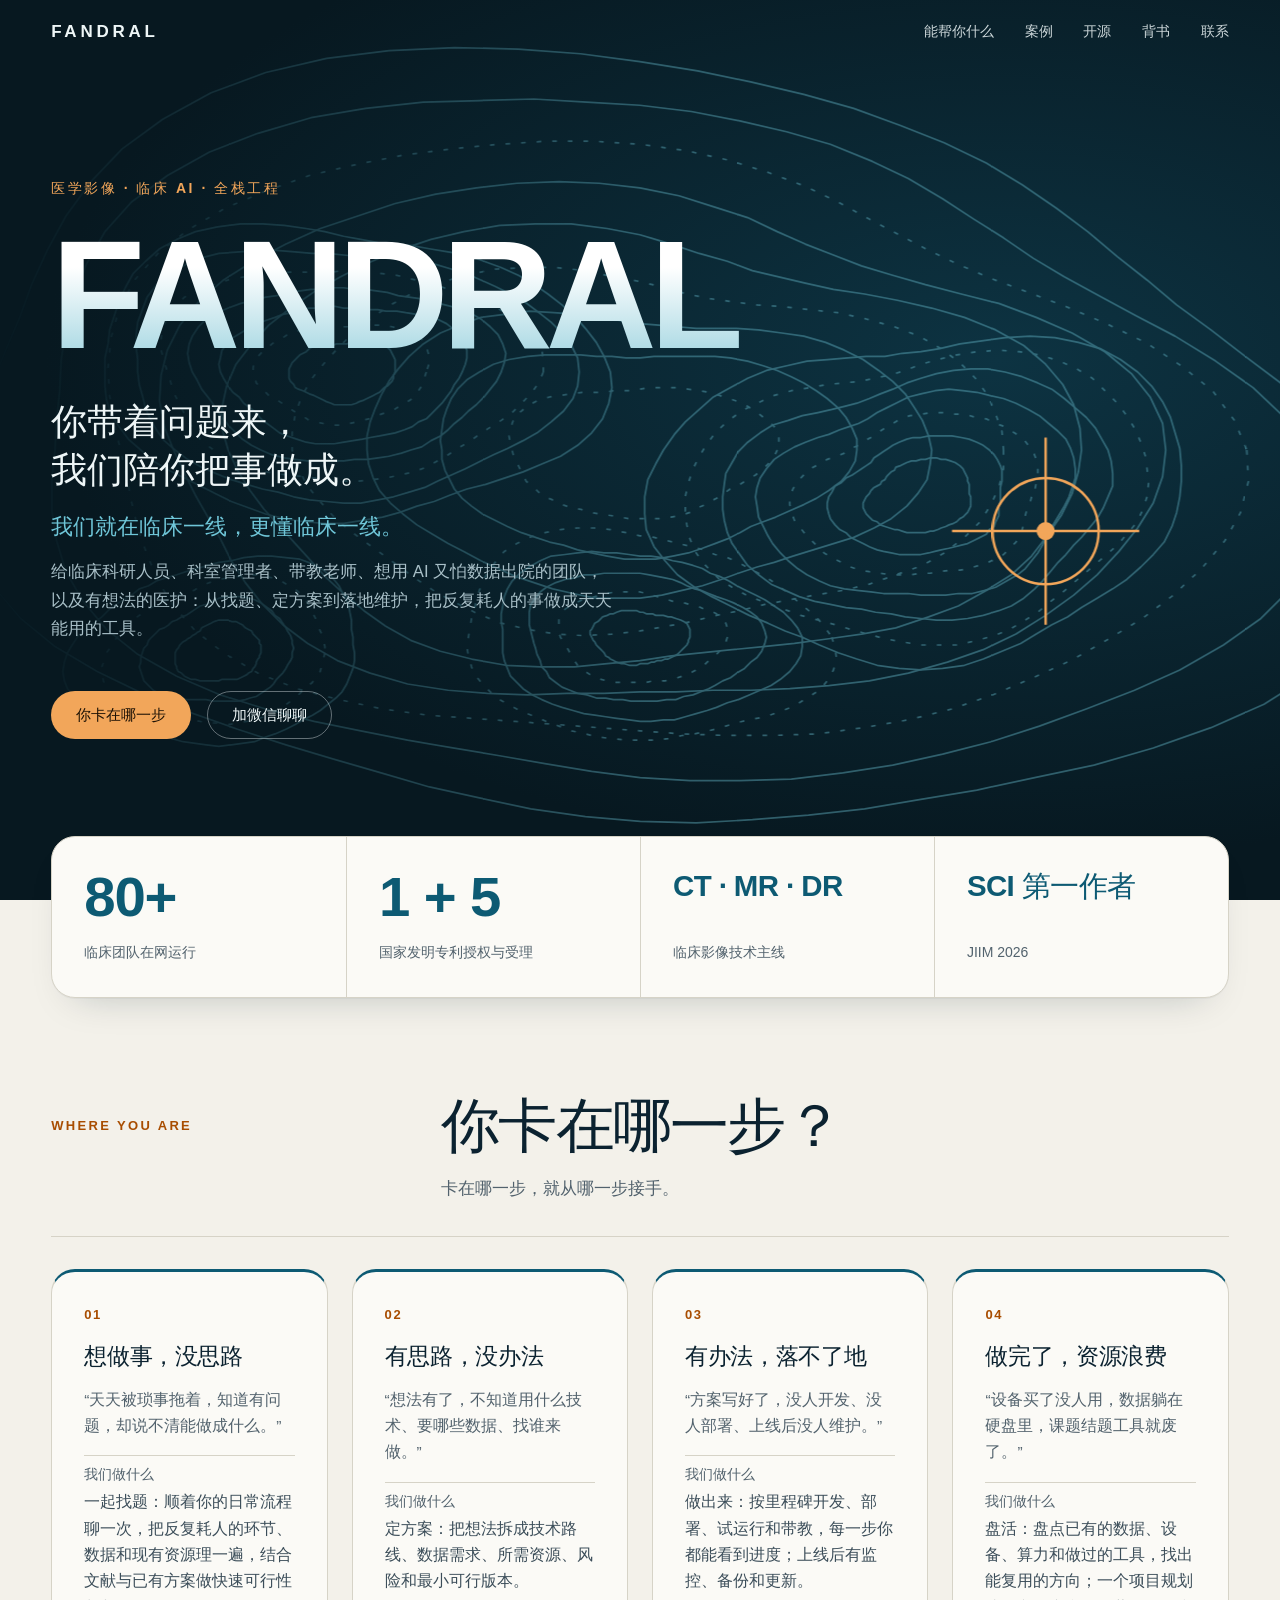
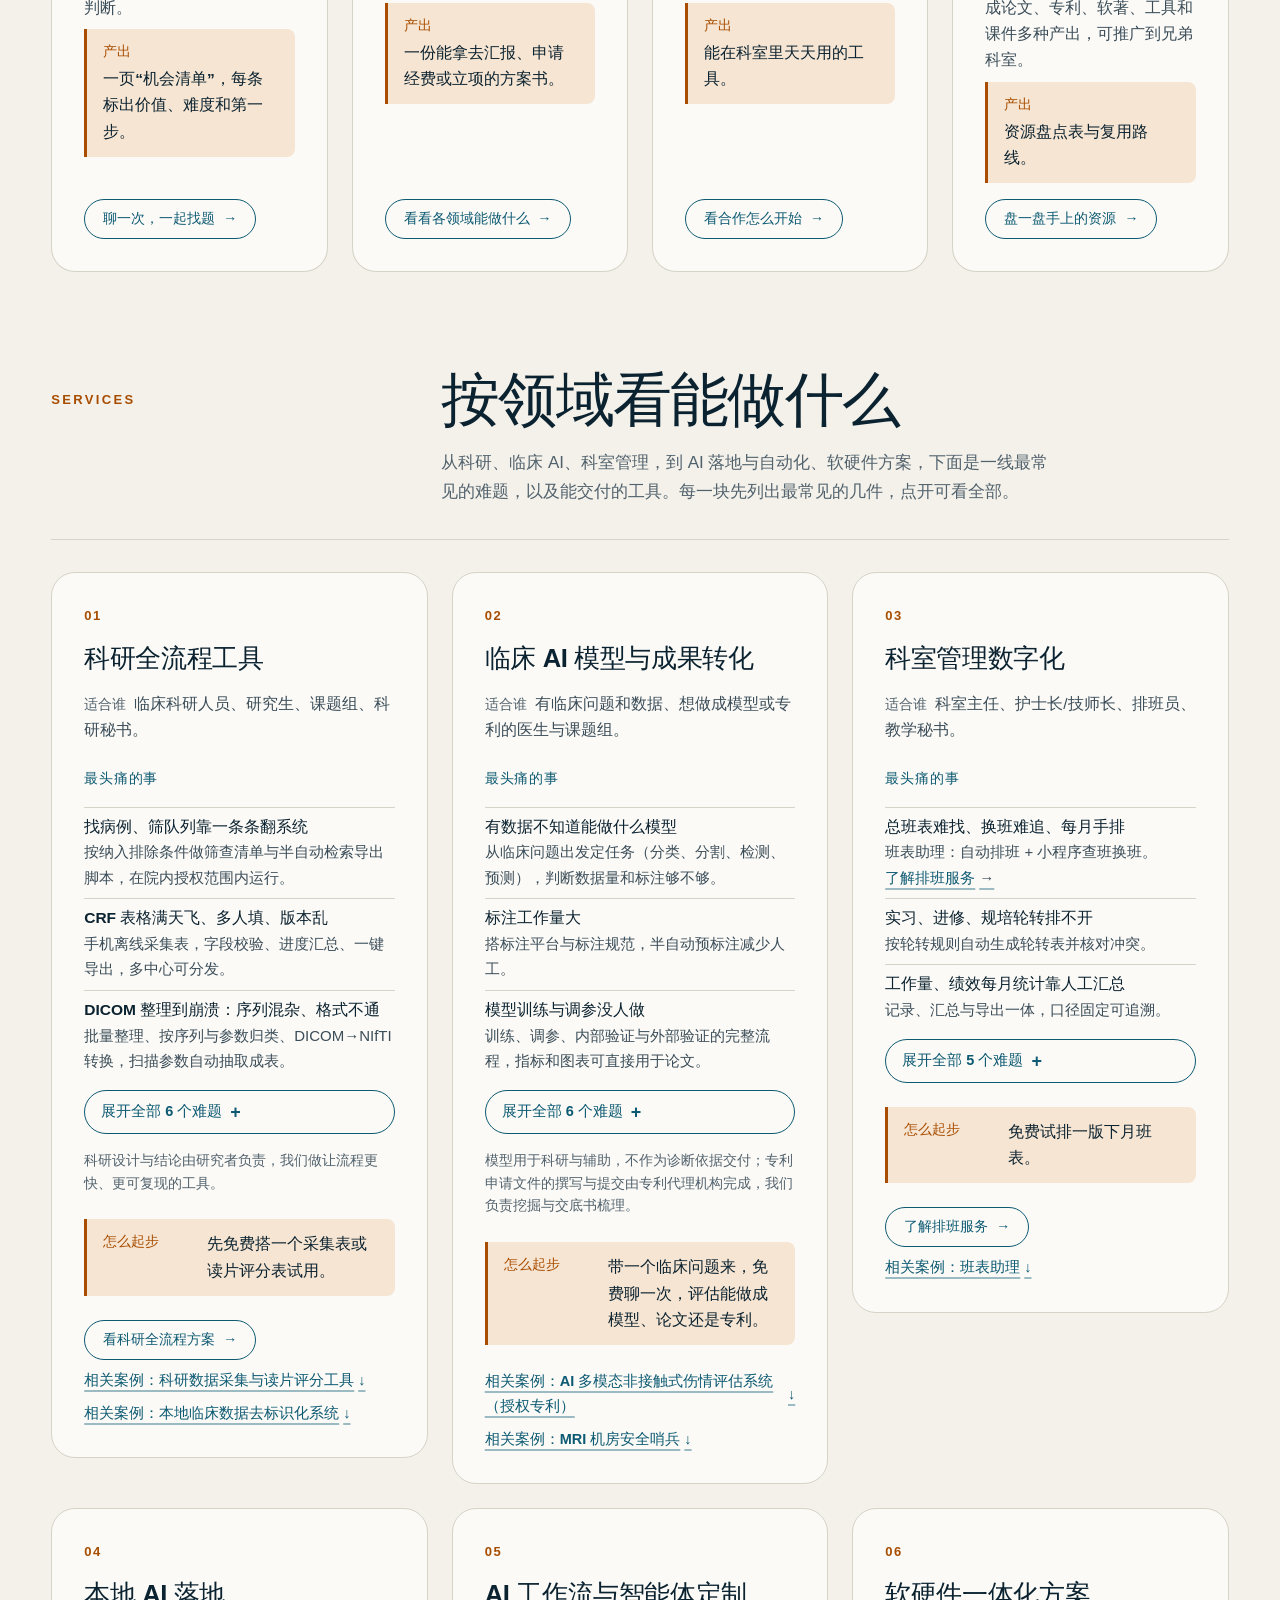
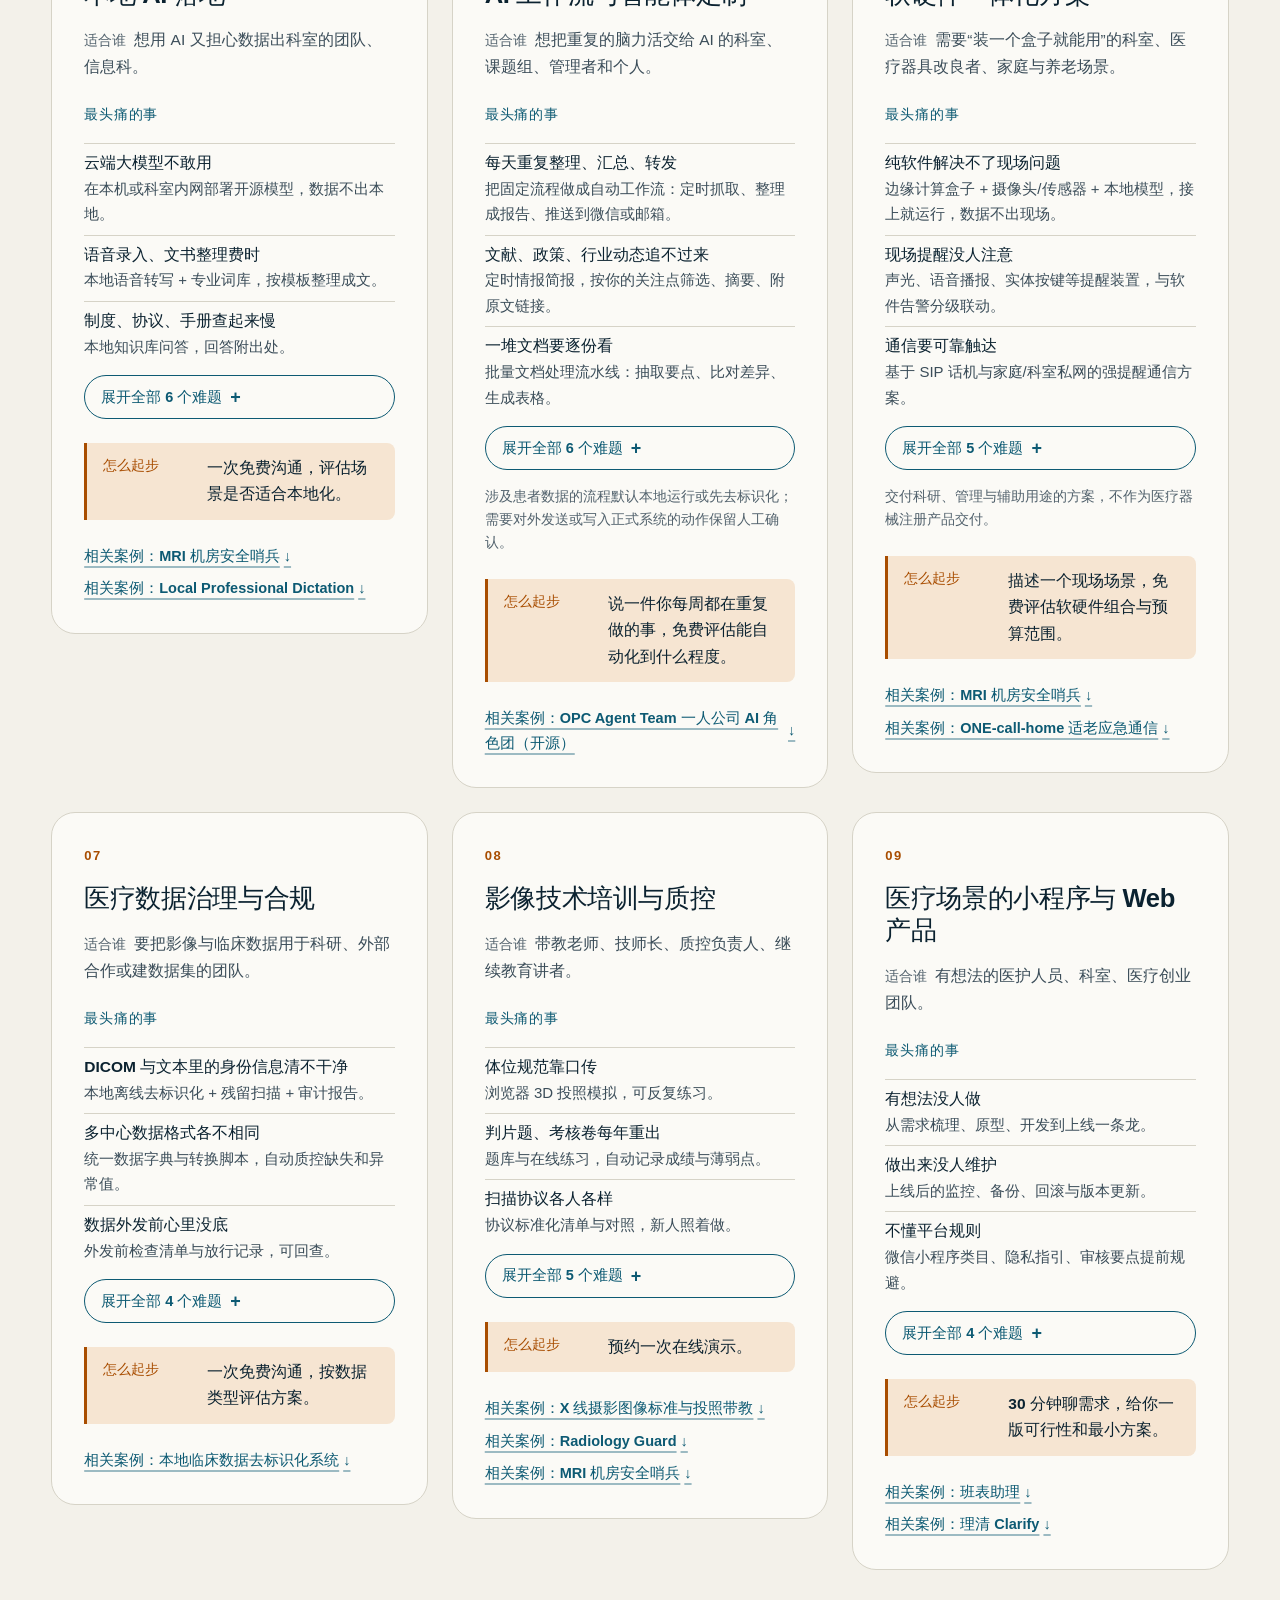
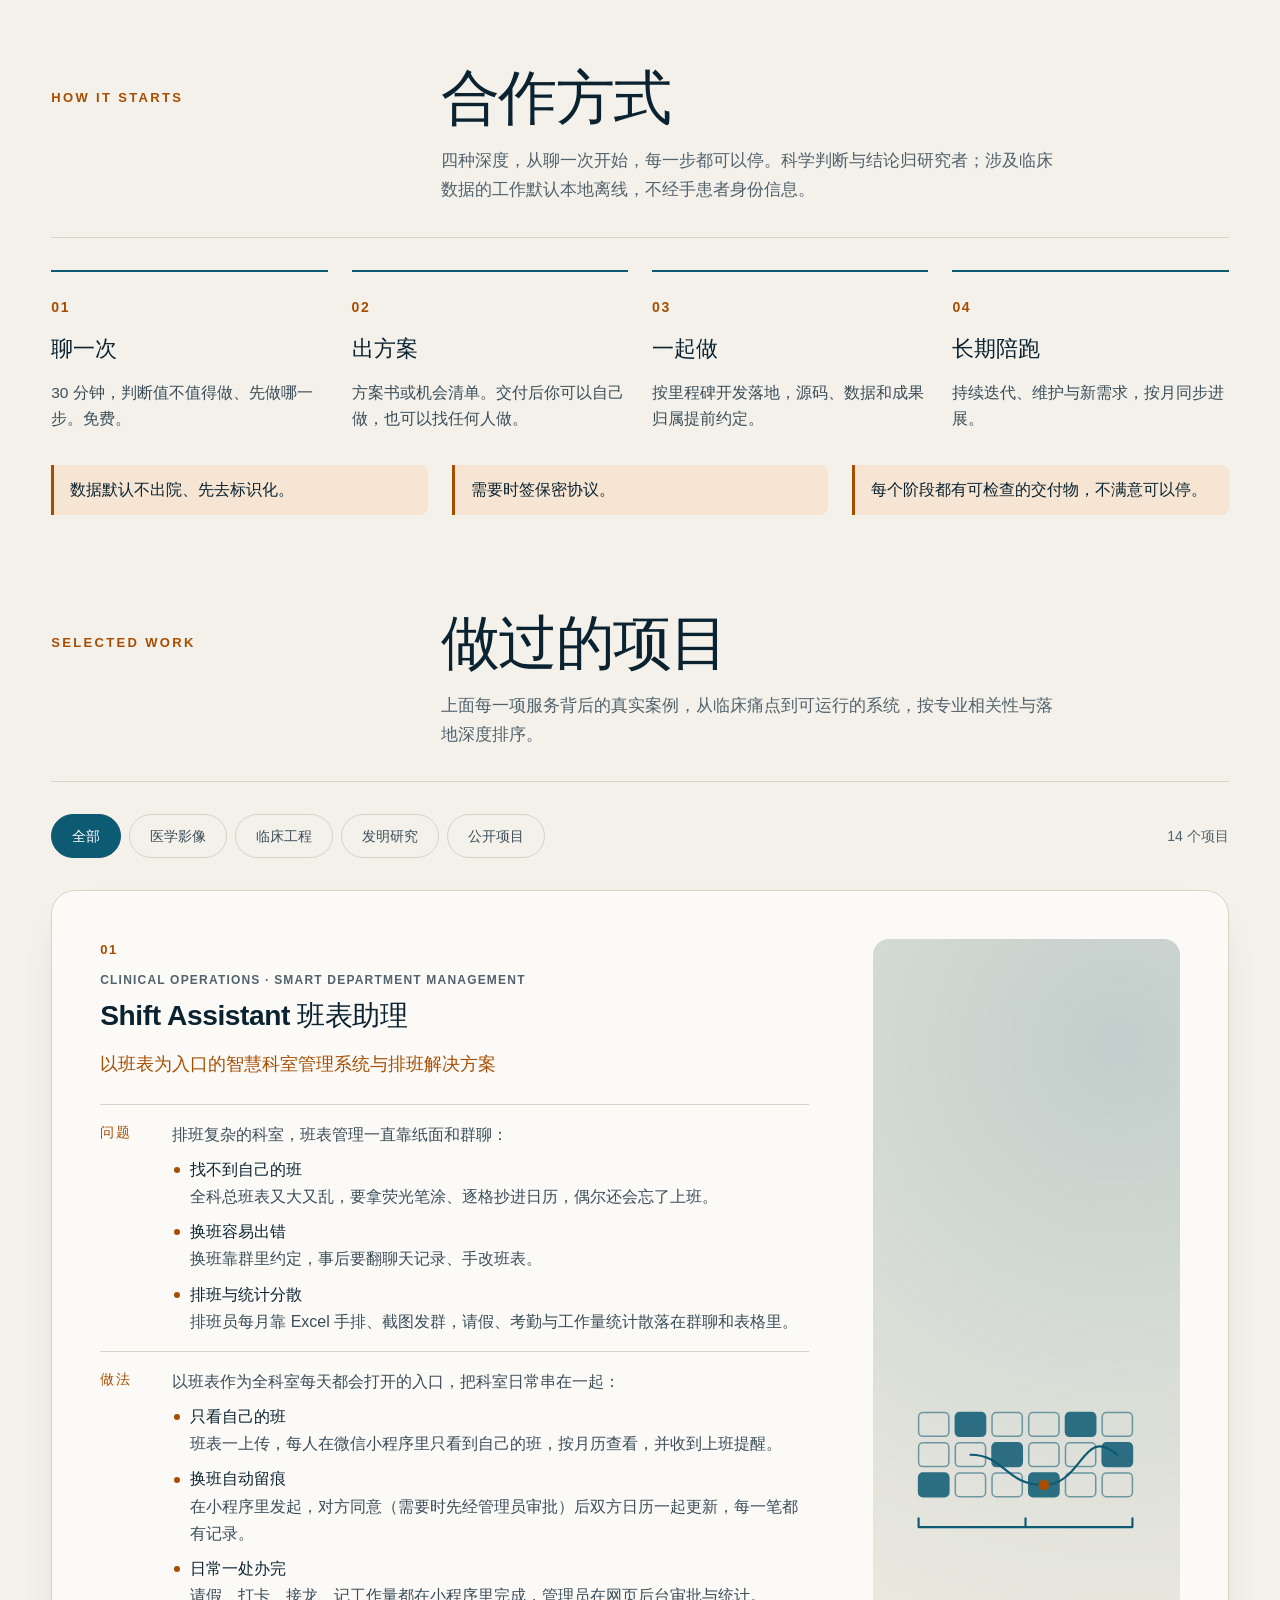
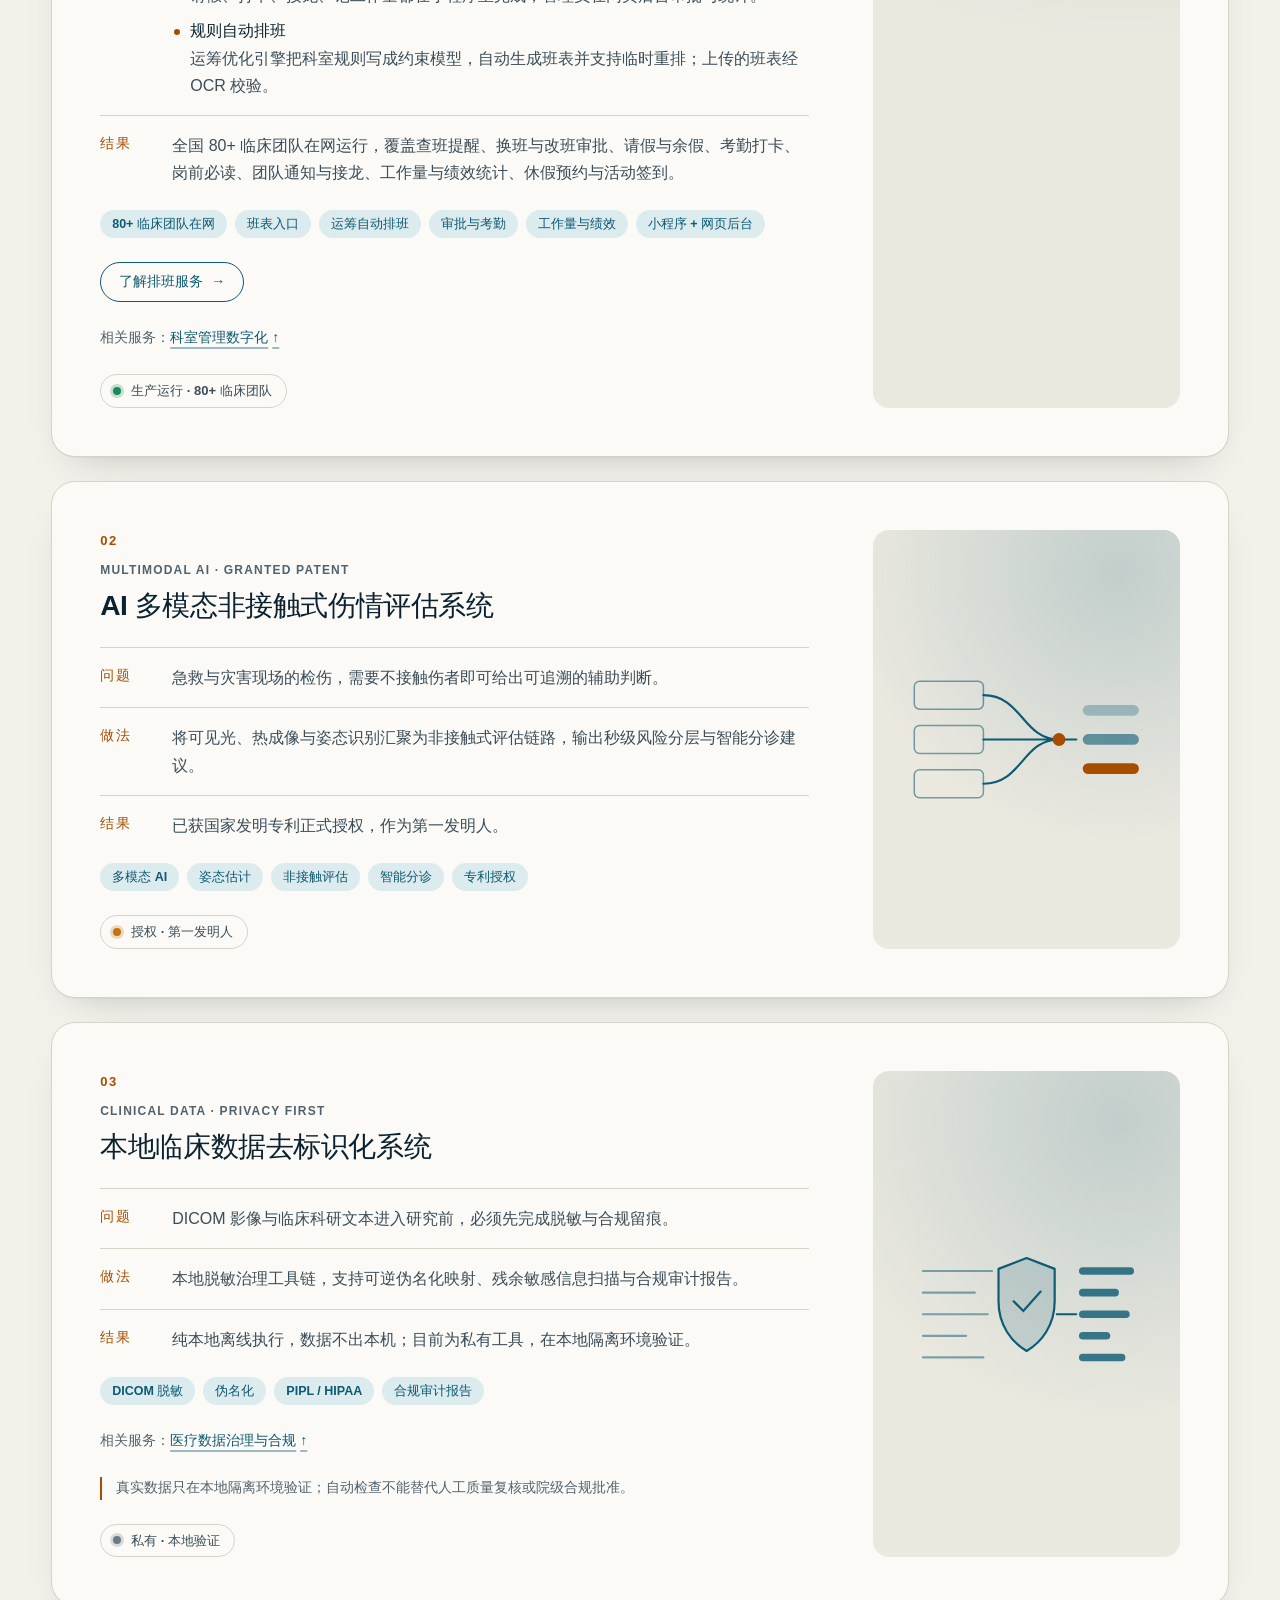
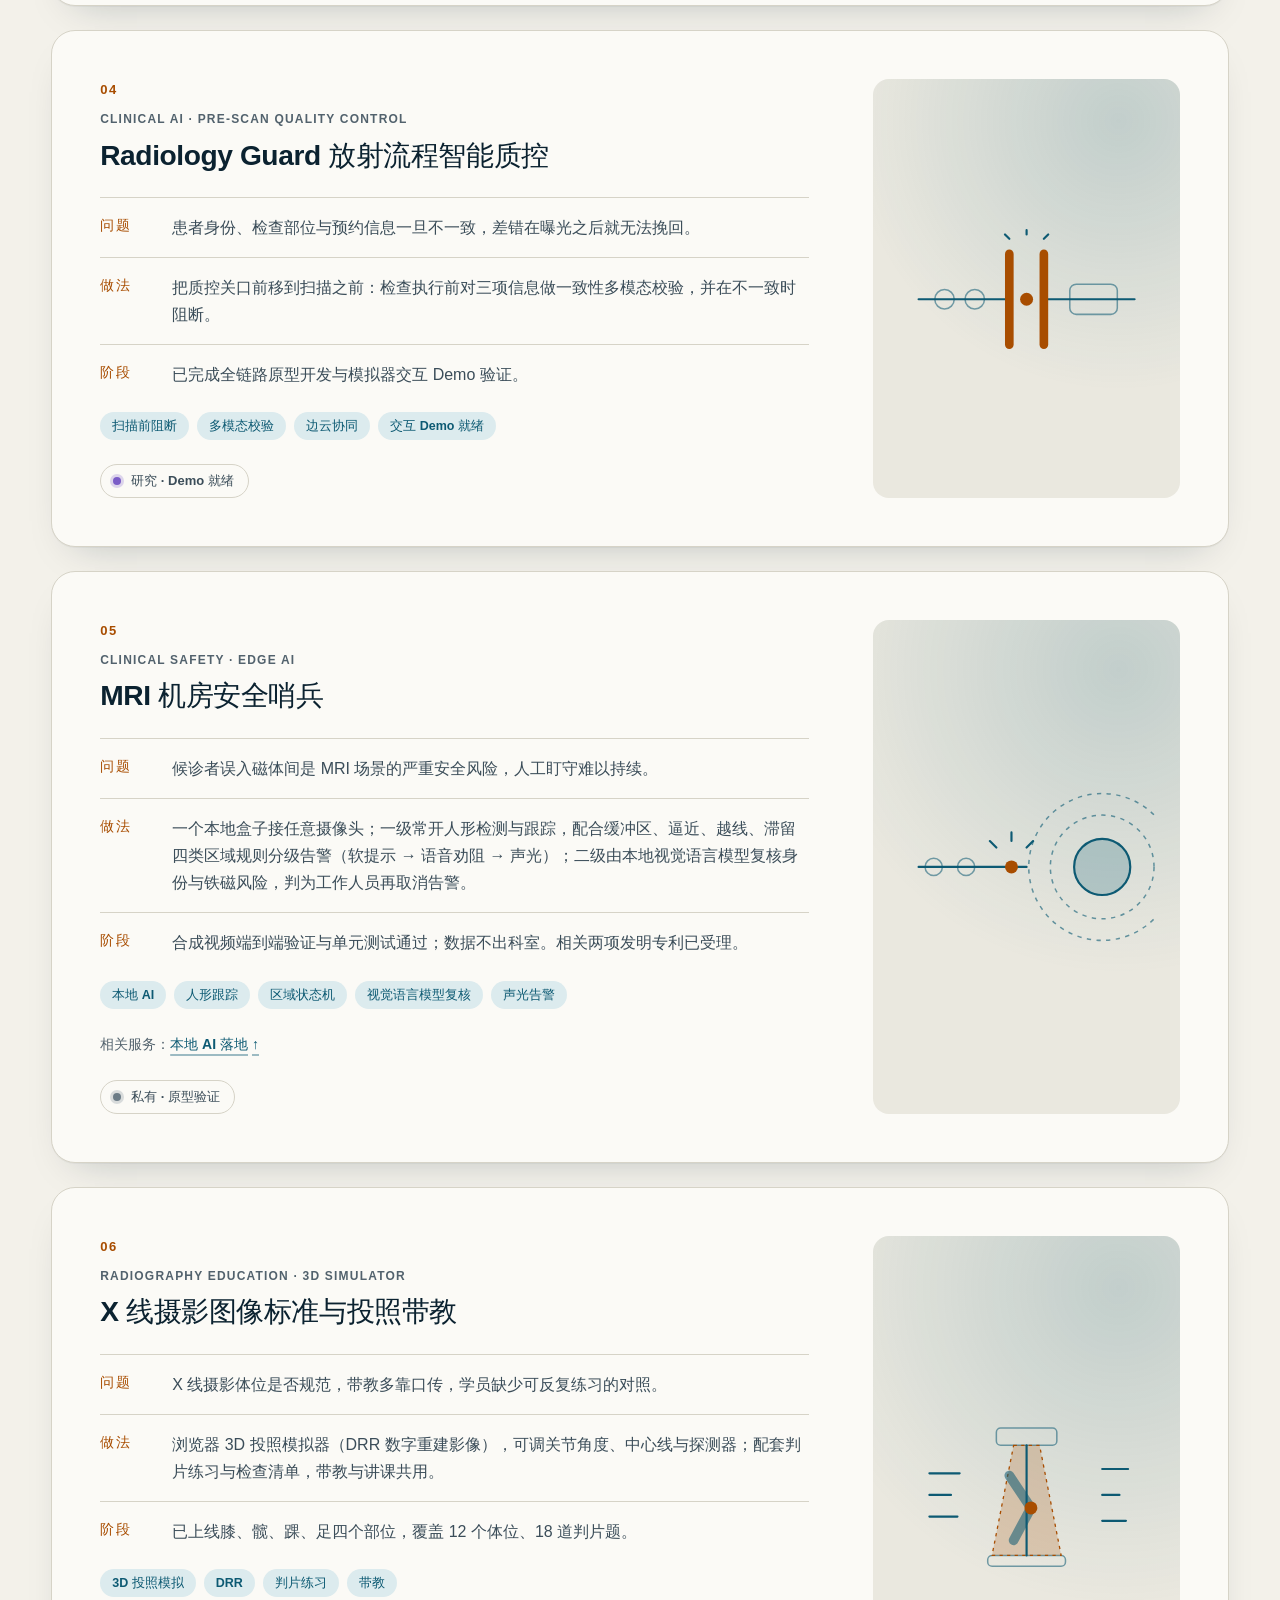
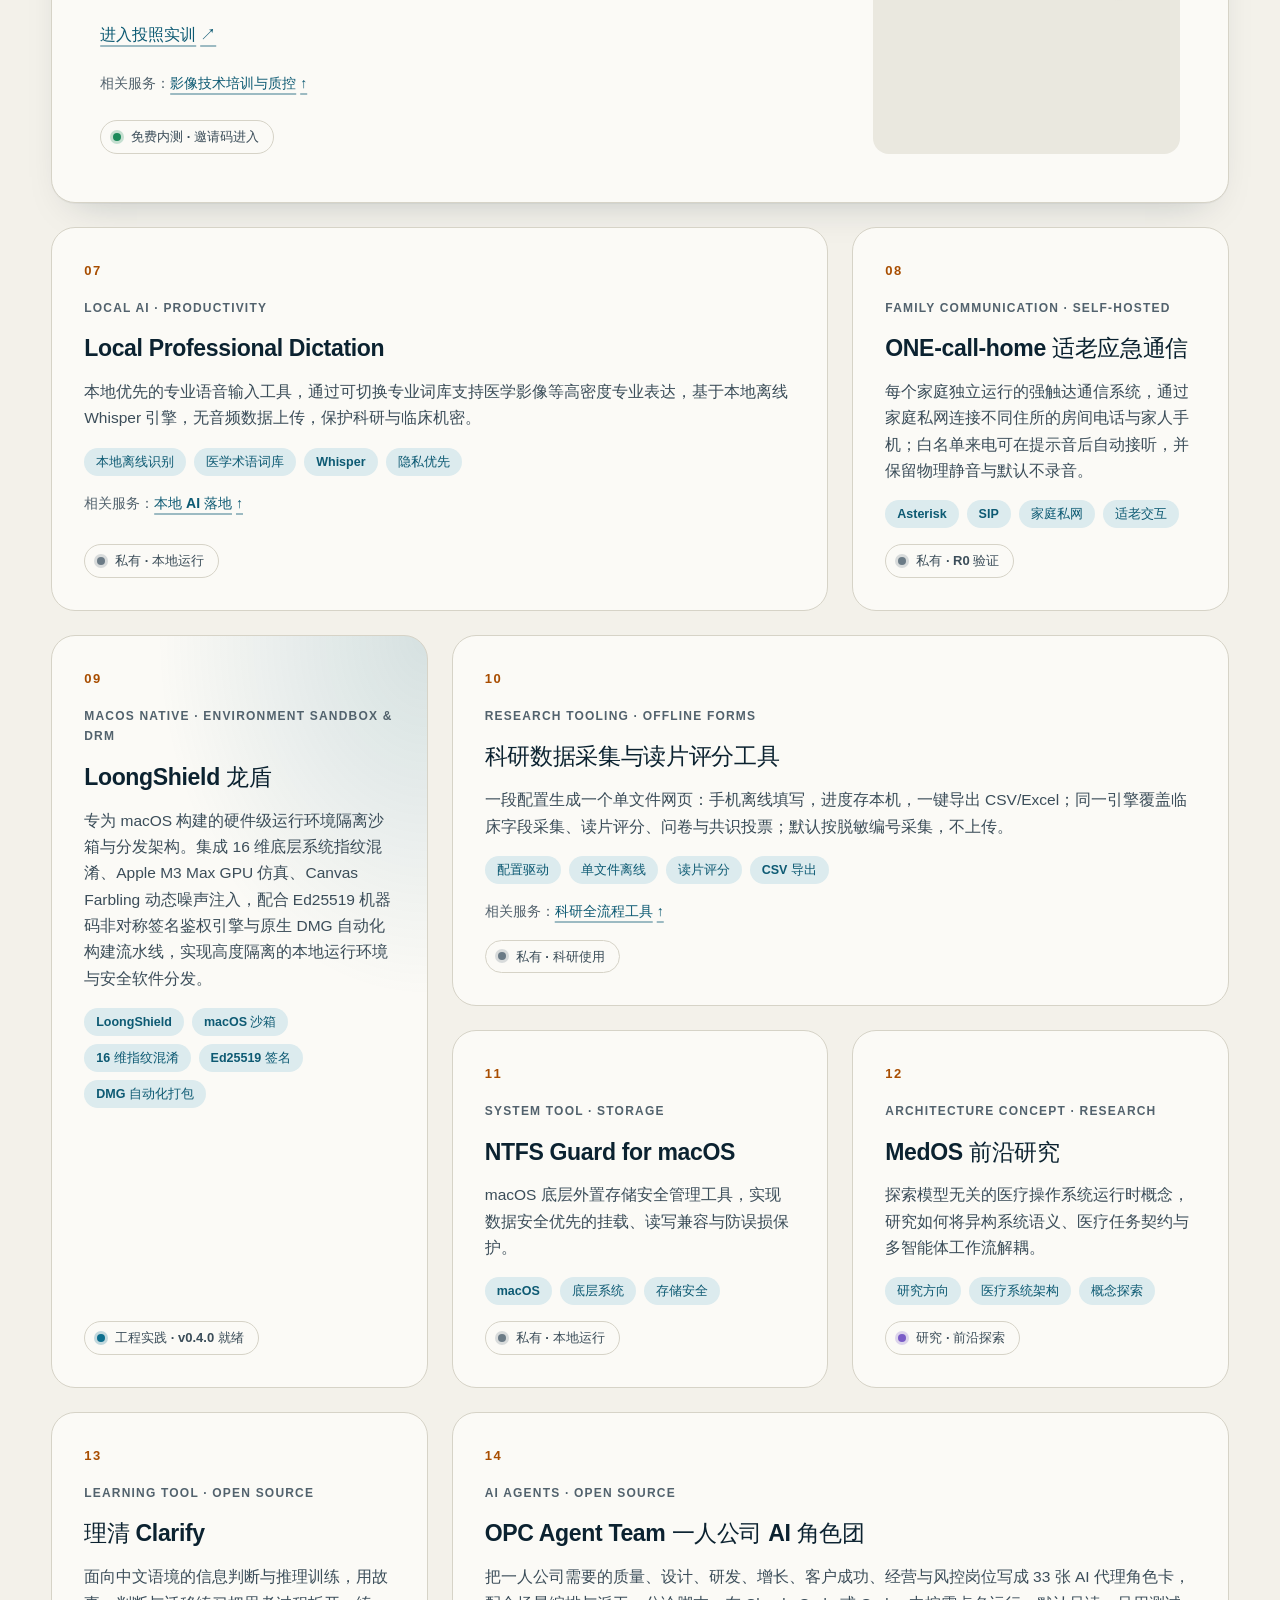
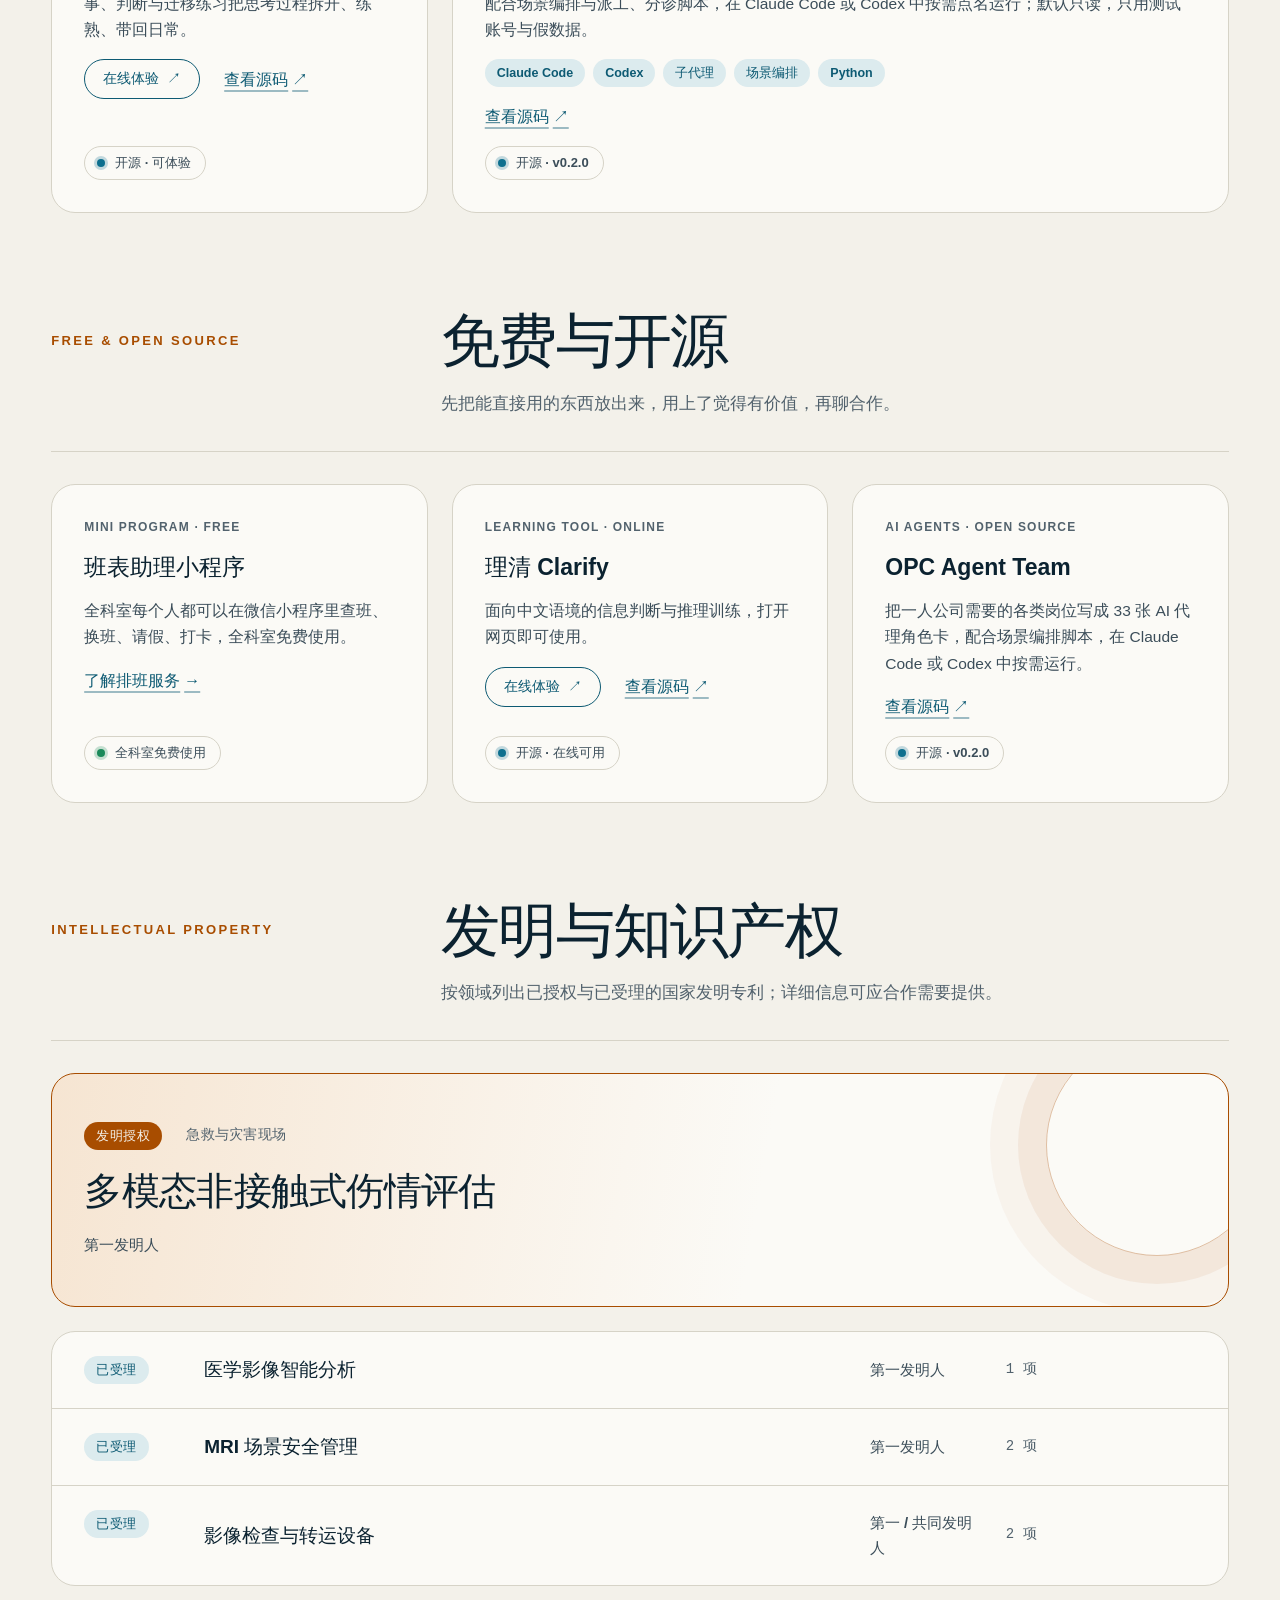
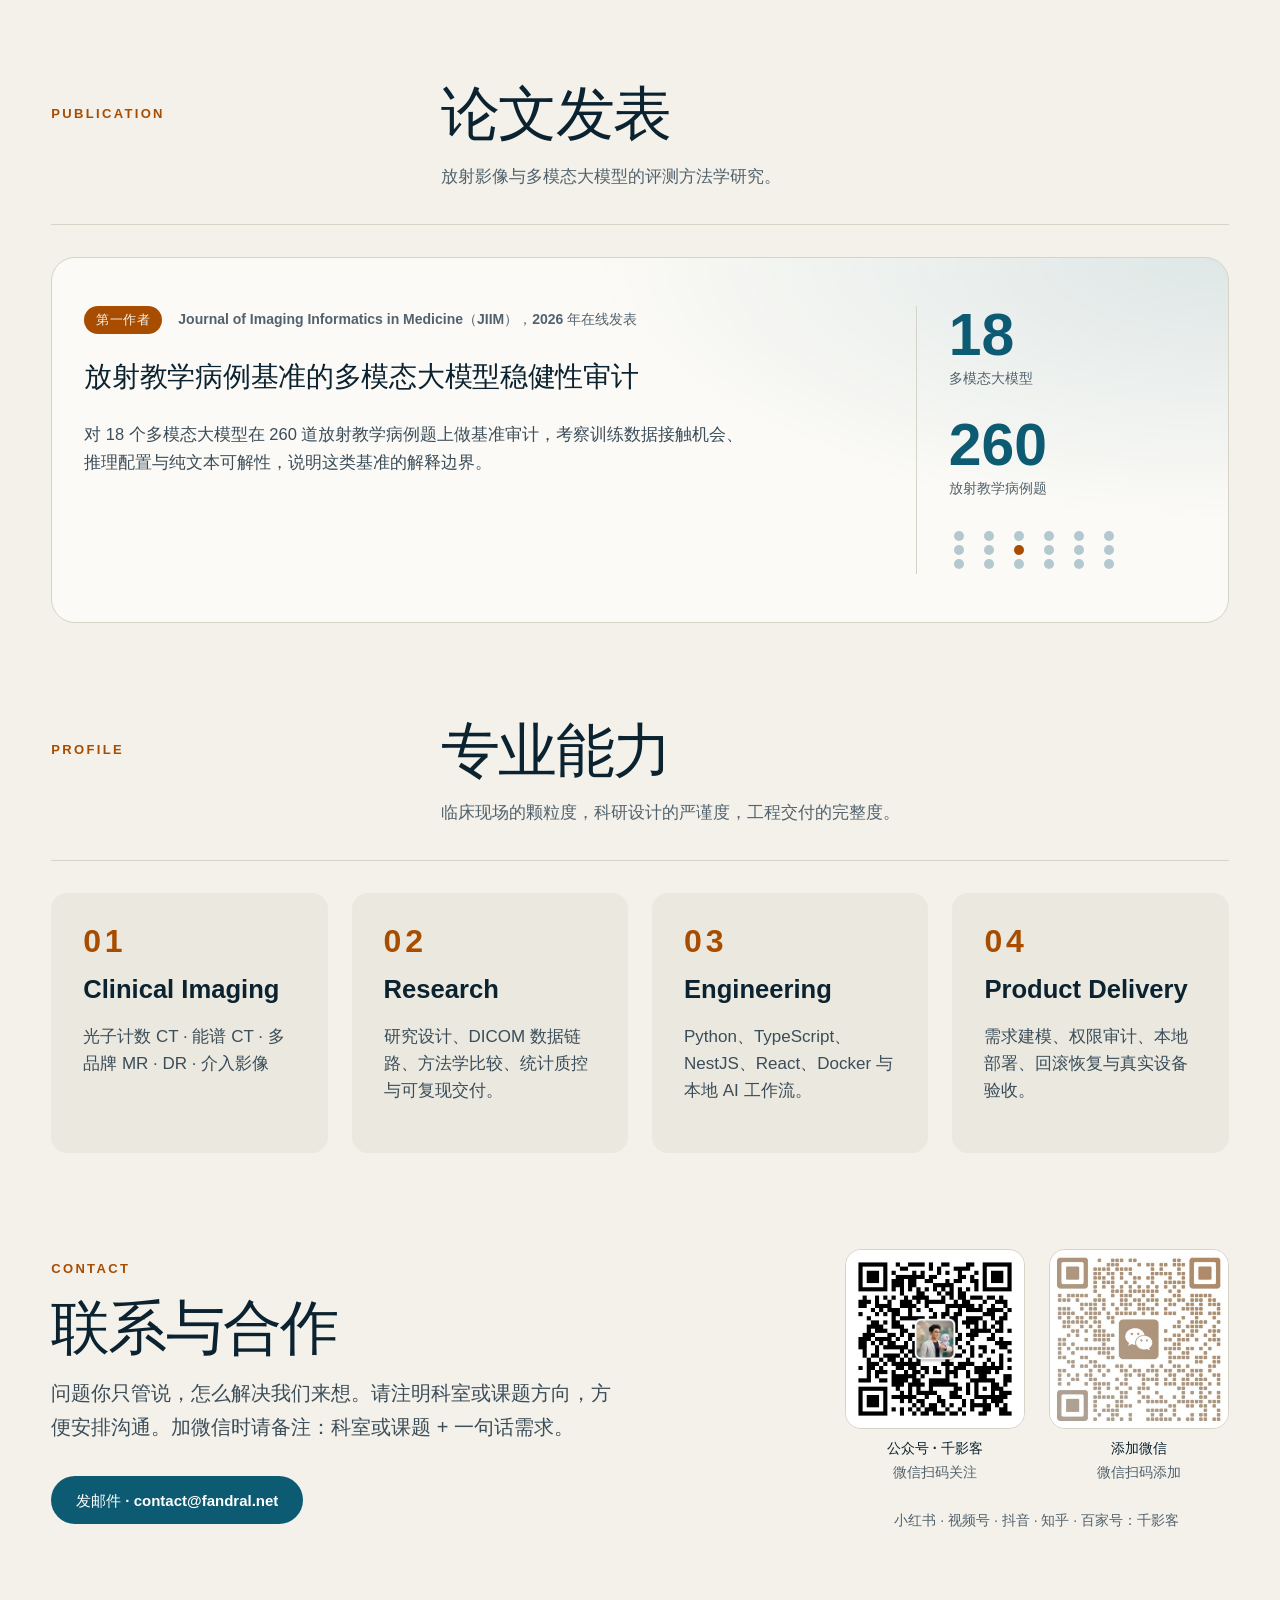
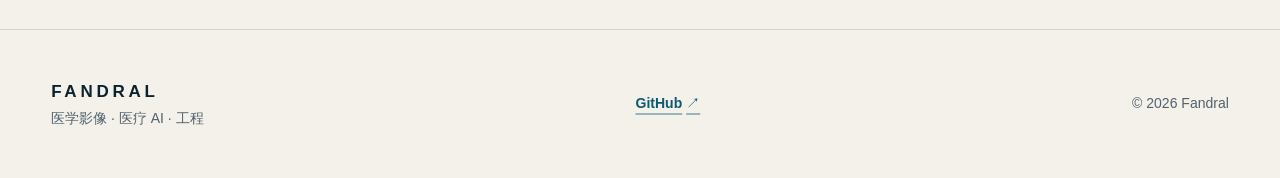
<file: index.html>
<!doctype html>
<html lang="zh-CN">
  <head>
    <meta charset="UTF-8" />
    <meta name="viewport" content="width=device-width, initial-scale=1.0" />
    <meta
      name="description"
      content="把医疗一线的麻烦事做成好用的工具：科研全流程工具、临床 AI 模型、科室管理数字化、本地 AI 落地、AI 工作流定制、软硬件方案与医疗数据治理。"
    />
    <meta name="color-scheme" content="light dark" />
    <meta name="theme-color" content="#f3f1ea" media="(prefers-color-scheme: light)" />
    <meta name="theme-color" content="#071820" media="(prefers-color-scheme: dark)" />
    <meta property="og:title" content="FANDRAL" />
    <meta
      property="og:description"
      content="科研工具、临床 AI、科室管理数字化与本地 AI 落地。"
    />
    <meta property="og:type" content="website" />
    <meta property="og:url" content="https://fandral.net/" />
    <meta property="og:image" content="https://fandral.net/assets/og-fandral.png" />
    <meta property="og:image:alt" content="FANDRAL 专业履历，医学影像、医疗 AI 与工程" />
    <meta name="twitter:card" content="summary_large_image" />
    <meta name="twitter:image" content="https://fandral.net/assets/og-fandral.png" />
    <title>FANDRAL | 医学影像、医疗 AI 与工程</title>
    <link rel="icon" href="./assets/favicon.svg" type="image/svg+xml" />
    <link rel="stylesheet" href="./styles.css?v=20261024-r4" />
    <script src="./script.js?v=20261024-r4" defer></script>
  </head>
  <body>
    <a class="skip-link" href="#main">跳到主要内容</a>

    <header class="site-header" data-header>
      <a class="brand" href="#top" aria-label="返回首页">FANDRAL</a>
      <nav aria-label="主导航">
        <a href="#services">能帮你什么</a>
        <a href="#projects">案例</a>
        <a href="#open">开源</a>
        <a href="#patents">背书</a>
        <a href="#contact">联系</a>
      </nav>
    </header>

    <main id="main">
      <section class="hero" id="top" aria-labelledby="hero-title">
        <div class="hero-field" aria-hidden="true">
          <svg viewBox="0 0 1040 600" preserveAspectRatio="xMidYMid slice" focusable="false">
            <g class="contours" fill="none" stroke-linejoin="round">
<path d="M974 300 L989 324 L998 349 L999 375 L991 400 L974 423 L950 444 L920 463 L886 478 L849 491 L811 502 L773 510 L736 518 L700 524 L664 530 L628 534 L592 537 L556 539 L520 538 L485 535 L450 530 L417 523 L385 516 L354 507 L323 498 L293 489 L262 479 L231 468 L201 456 L172 442 L145 426 L123 408 L106 388 L94 366 L88 344 L88 322 L91 300 L97 279 L105 257 L113 237 L122 216 L130 194 L140 172 L152 150 L168 128 L188 107 L214 88 L245 71 L280 58 L319 49 L359 44 L401 42 L442 43 L482 46 L520 51 L557 57 L591 64 L625 72 L657 81 L687 92 L715 103 L742 116 L765 130 L787 145 L807 160 L826 176 L845 191 L864 207 L886 223 L908 240 L932 258 L954 278Z"/>
<path d="M949 300 L957 322 L959 345 L952 367 L938 388 L918 408 L894 425 L866 441 L837 454 L806 466 L776 477 L745 487 L714 495 L682 502 L650 507 L617 511 L584 512 L552 512 L520 510 L489 506 L459 501 L430 496 L400 491 L371 486 L341 480 L311 474 L280 466 L251 457 L223 445 L198 431 L178 415 L163 397 L152 378 L146 358 L143 339 L143 319 L145 300 L146 281 L148 262 L149 242 L152 222 L157 202 L165 181 L177 160 L194 141 L217 124 L244 109 L275 97 L309 87 L344 81 L381 77 L417 76 L452 75 L486 77 L520 79 L553 83 L584 89 L614 96 L642 104 L669 115 L692 126 L714 139 L734 152 L753 164 L772 177 L792 189 L814 201 L838 214 L863 227 L889 243 L913 260 L933 279Z"/>
<path d="M909 300 L910 320 L905 340 L895 358 L880 376 L862 393 L842 408 L819 422 L796 435 L772 446 L746 457 L720 466 L692 473 L663 478 L634 482 L604 483 L576 483 L547 482 L520 480 L493 478 L467 476 L440 474 L412 472 L384 470 L355 466 L327 460 L300 453 L275 443 L253 430 L235 416 L221 400 L211 384 L204 367 L198 350 L194 333 L191 317 L187 300 L183 283 L180 265 L179 247 L181 228 L186 210 L196 191 L211 174 L230 159 L254 145 L280 134 L308 124 L338 117 L368 111 L399 107 L430 104 L460 102 L490 102 L520 104 L549 108 L576 114 L602 122 L626 131 L647 141 L667 152 L686 162 L705 172 L724 181 L745 190 L769 199 L793 208 L819 219 L844 231 L867 246 L887 262 L901 281Z"/>
<path d="M857 300 L855 317 L849 334 L839 350 L827 365 L813 380 L798 393 L780 406 L761 418 L740 428 L717 436 L692 443 L667 448 L641 451 L616 453 L591 454 L567 454 L543 455 L520 455 L497 456 L473 456 L448 457 L422 456 L397 454 L371 450 L347 443 L326 435 L307 424 L291 412 L278 399 L267 385 L258 371 L251 357 L243 343 L235 329 L228 315 L221 300 L215 285 L212 268 L213 252 L217 236 L225 220 L237 205 L253 191 L272 179 L293 168 L315 158 L339 150 L363 142 L389 136 L415 132 L441 129 L468 128 L494 129 L520 132 L545 137 L567 144 L589 151 L608 160 L626 168 L644 175 L662 182 L682 188 L703 194 L726 200 L750 206 L774 215 L797 225 L818 237 L835 251 L847 266 L855 283Z"/>
<path d="M803 300 L801 314 L797 328 L790 342 L781 355 L771 368 L758 380 L742 390 L724 400 L705 407 L684 414 L662 418 L641 421 L619 424 L599 426 L579 428 L559 430 L540 432 L520 435 L499 437 L478 439 L456 439 L434 438 L412 434 L392 429 L373 422 L357 413 L343 403 L330 392 L319 382 L309 371 L299 360 L289 349 L279 338 L270 326 L262 313 L256 300 L252 286 L252 273 L255 259 L261 245 L271 232 L282 220 L296 209 L312 198 L328 189 L346 180 L365 172 L386 165 L407 160 L430 156 L453 155 L476 155 L499 158 L520 162 L540 168 L558 174 L576 179 L592 185 L609 189 L626 193 L644 197 L664 200 L685 204 L707 209 L728 215 L748 223 L766 233 L780 245 L791 258 L798 271 L802 286Z"/>
<path d="M753 300 L753 312 L750 324 L745 335 L738 346 L728 356 L715 366 L701 374 L684 380 L667 386 L650 390 L632 393 L616 396 L600 399 L584 403 L569 406 L553 410 L537 413 L520 416 L502 418 L484 419 L466 418 L448 415 L431 411 L416 405 L402 398 L389 391 L377 383 L366 375 L355 367 L344 359 L333 351 L323 342 L314 332 L306 322 L301 311 L297 300 L297 289 L299 277 L303 266 L309 255 L317 245 L326 235 L336 225 L347 216 L360 207 L375 199 L391 193 L408 188 L427 184 L447 183 L466 183 L485 185 L503 189 L520 192 L536 196 L550 200 L565 203 L580 205 L595 207 L611 208 L629 210 L647 212 L665 216 L683 221 L699 227 L713 235 L725 244 L735 254 L743 265 L748 277 L752 288Z"/>
<path d="M707 300 L706 309 L704 319 L698 328 L691 336 L681 344 L670 350 L657 356 L644 360 L631 364 L618 368 L606 372 L595 375 L583 379 L572 383 L560 387 L547 390 L534 393 L520 395 L506 395 L491 395 L477 392 L464 389 L452 385 L440 381 L429 376 L418 371 L407 365 L397 360 L387 354 L377 348 L368 341 L360 334 L353 326 L349 318 L346 309 L345 300 L345 291 L347 282 L350 274 L354 265 L359 256 L365 248 L372 240 L381 232 L392 225 L404 220 L418 215 L433 213 L449 211 L465 212 L480 213 L494 215 L507 217 L520 219 L532 220 L544 221 L556 222 L569 222 L582 222 L596 223 L611 225 L625 227 L639 231 L651 236 L663 242 L673 249 L682 256 L690 264 L696 273 L701 281 L705 291Z"/>
<path d="M659 300 L658 307 L654 314 L649 320 L641 326 L633 331 L625 335 L616 339 L607 343 L599 346 L591 349 L584 353 L576 357 L568 360 L560 363 L551 366 L541 368 L530 370 L520 370 L510 370 L499 368 L489 366 L480 364 L471 361 L462 359 L453 356 L444 353 L435 349 L427 345 L419 341 L412 336 L406 331 L401 325 L398 319 L395 313 L393 306 L393 300 L392 294 L393 287 L394 280 L396 274 L399 267 L403 261 L409 255 L417 250 L426 245 L436 242 L448 240 L459 239 L471 239 L482 239 L492 240 L502 240 L511 241 L520 241 L529 240 L538 240 L548 240 L558 240 L568 240 L578 241 L589 243 L599 246 L608 249 L617 253 L625 257 L633 262 L640 267 L647 273 L652 279 L656 286 L659 293Z"/>
<path d="M608 300 L606 304 L603 308 L599 312 L594 316 L589 319 L584 322 L579 324 L575 327 L571 330 L567 332 L562 335 L557 337 L552 340 L546 342 L540 343 L533 344 L527 344 L520 344 L513 344 L507 343 L501 342 L494 341 L488 340 L482 338 L476 337 L470 335 L464 332 L459 330 L455 327 L451 323 L447 320 L445 316 L443 312 L441 308 L439 304 L438 300 L437 296 L436 291 L437 287 L438 283 L440 278 L444 275 L449 271 L455 268 L462 266 L469 265 L476 264 L483 263 L490 263 L497 263 L503 262 L508 262 L514 262 L520 261 L526 260 L532 260 L538 260 L545 260 L551 261 L558 262 L564 263 L571 265 L577 267 L583 269 L589 272 L594 275 L599 279 L603 282 L607 286 L609 291 L609 295Z"/>
<path d="M501 250 L502 260 L500 270 L496 280 L489 289 L480 297 L469 304 L457 309 L445 314 L433 318 L421 322 L409 325 L398 329 L388 333 L377 336 L366 340 L355 343 L343 345 L330 347 L317 347 L305 346 L292 344 L280 341 L269 337 L258 333 L248 328 L238 323 L228 318 L218 313 L208 307 L200 300 L192 293 L186 285 L181 277 L178 268 L177 259 L177 250 L177 241 L179 232 L180 223 L183 214 L186 205 L190 196 L195 187 L203 179 L212 171 L223 165 L235 160 L249 157 L264 155 L278 155 L292 156 L306 158 L318 160 L330 163 L341 165 L352 167 L363 168 L374 169 L385 171 L397 173 L409 175 L420 179 L431 183 L442 188 L451 193 L461 200 L470 207 L478 214 L485 222 L492 231 L497 240Z"/>
<path d="M481 250 L480 259 L477 267 L471 275 L463 282 L454 289 L445 294 L435 299 L426 303 L416 308 L408 312 L399 316 L390 320 L382 324 L372 327 L362 330 L352 332 L341 334 L330 334 L319 333 L308 332 L298 330 L288 327 L278 325 L268 322 L258 319 L248 315 L239 311 L230 306 L222 300 L215 294 L210 287 L206 280 L203 273 L201 265 L199 258 L198 250 L198 242 L197 234 L197 226 L198 218 L201 210 L204 202 L210 194 L218 187 L227 182 L238 177 L250 174 L263 173 L275 172 L287 172 L299 173 L310 174 L320 174 L330 175 L340 176 L350 176 L359 177 L369 178 L379 179 L389 181 L399 184 L409 187 L418 191 L427 195 L437 200 L446 205 L454 211 L463 218 L470 225 L476 233 L480 241Z"/>
<path d="M458 250 L455 257 L450 264 L444 270 L438 276 L431 281 L423 286 L417 290 L410 295 L403 299 L397 303 L390 307 L383 311 L375 314 L366 316 L357 318 L348 319 L339 320 L330 320 L321 319 L312 318 L303 317 L294 316 L285 315 L276 313 L267 310 L259 307 L251 303 L244 298 L238 293 L234 287 L230 281 L227 275 L224 269 L221 263 L219 256 L217 250 L215 243 L213 236 L213 229 L214 222 L217 215 L222 208 L228 202 L236 198 L246 194 L256 191 L266 189 L276 188 L286 187 L295 186 L304 186 L313 186 L322 186 L330 185 L338 186 L347 186 L355 187 L364 188 L372 190 L380 192 L389 194 L397 197 L406 199 L415 203 L423 206 L432 211 L440 216 L447 222 L453 228 L457 235 L458 243Z"/>
<path d="M431 250 L428 256 L424 261 L420 266 L415 271 L410 275 L406 279 L401 283 L397 287 L392 291 L386 294 L380 298 L373 300 L367 302 L359 304 L352 305 L345 306 L337 306 L330 307 L323 307 L315 307 L307 307 L299 306 L292 305 L284 303 L277 300 L271 297 L265 293 L261 289 L256 284 L253 280 L249 275 L246 270 L243 266 L239 261 L236 255 L233 250 L231 244 L230 238 L231 232 L233 227 L237 221 L242 216 L249 212 L256 209 L264 206 L272 204 L280 202 L287 201 L295 199 L302 198 L309 197 L316 197 L323 196 L330 196 L337 197 L344 197 L351 198 L358 199 L365 201 L372 202 L379 203 L387 205 L395 207 L403 209 L411 212 L418 216 L424 221 L429 226 L432 232 L434 238 L433 244Z"/>
<path d="M406 250 L404 254 L401 258 L399 262 L396 266 L393 270 L390 273 L387 276 L383 280 L378 282 L374 285 L369 287 L363 289 L358 290 L353 291 L347 292 L342 293 L336 294 L330 295 L324 296 L318 296 L312 296 L306 295 L300 293 L294 291 L289 289 L285 286 L281 283 L277 280 L274 276 L270 273 L266 270 L263 266 L259 263 L256 259 L253 254 L251 250 L250 245 L251 241 L252 236 L255 232 L259 228 L264 225 L269 222 L274 219 L280 217 L286 215 L291 213 L297 212 L302 210 L308 209 L313 209 L319 208 L325 208 L330 209 L335 209 L341 209 L346 210 L352 210 L357 211 L364 211 L370 212 L377 213 L384 214 L390 216 L396 219 L401 223 L405 227 L407 231 L409 236 L409 241 L408 245Z"/>
<path d="M383 250 L382 253 L381 256 L380 259 L378 262 L376 264 L374 267 L371 269 L368 271 L364 273 L361 275 L357 276 L354 277 L350 279 L346 280 L342 281 L338 282 L334 283 L330 284 L326 284 L321 284 L317 283 L312 282 L308 281 L305 279 L301 277 L298 275 L295 273 L292 271 L289 269 L286 267 L282 265 L279 262 L277 260 L274 257 L273 253 L272 250 L272 247 L273 243 L275 240 L278 237 L281 235 L284 232 L287 230 L291 228 L294 226 L298 225 L302 223 L306 222 L310 221 L314 221 L318 221 L322 221 L326 221 L330 221 L334 221 L338 221 L342 221 L346 220 L351 220 L356 220 L361 221 L366 222 L371 223 L375 225 L378 227 L381 230 L383 233 L384 237 L385 240 L385 244 L384 247Z"/>
<path d="M363 250 L362 252 L362 254 L361 256 L360 257 L358 259 L356 260 L355 261 L353 263 L351 264 L349 265 L347 266 L345 267 L343 268 L340 269 L338 270 L335 271 L333 271 L330 271 L327 271 L324 271 L322 270 L319 269 L317 268 L315 267 L313 266 L311 265 L308 264 L306 263 L304 262 L301 261 L299 260 L298 258 L296 256 L295 254 L295 252 L295 250 L295 248 L296 246 L297 244 L299 242 L300 241 L302 239 L304 238 L306 237 L308 235 L310 234 L313 234 L315 233 L318 233 L321 233 L323 233 L325 232 L328 232 L330 232 L332 232 L335 231 L338 231 L341 231 L344 230 L347 231 L350 231 L353 232 L355 233 L358 234 L360 236 L361 238 L362 240 L363 242 L363 244 L363 246 L363 248Z"/>
<path d="M866 330 L864 340 L861 349 L856 359 L849 367 L841 375 L832 383 L823 389 L813 395 L803 401 L794 407 L784 412 L774 418 L764 424 L752 429 L740 434 L728 438 L714 440 L700 441 L686 440 L672 438 L659 434 L647 430 L635 425 L624 420 L613 416 L602 411 L590 406 L578 400 L566 394 L555 388 L544 380 L536 371 L529 362 L524 351 L523 341 L523 330 L525 319 L530 309 L535 300 L542 290 L549 282 L558 274 L567 266 L578 260 L589 254 L601 249 L614 246 L627 243 L640 242 L653 241 L665 240 L677 240 L688 238 L700 237 L712 235 L725 232 L739 230 L754 228 L770 227 L786 228 L801 231 L815 235 L828 242 L839 250 L848 259 L855 269 L860 279 L863 289 L866 299 L867 310 L867 320Z"/>
<path d="M845 330 L842 339 L838 347 L832 354 L826 361 L818 368 L811 374 L804 380 L797 386 L790 392 L782 398 L775 404 L767 409 L757 415 L747 419 L736 422 L724 425 L712 425 L700 425 L688 423 L677 421 L666 418 L655 415 L645 412 L634 409 L623 406 L612 402 L601 398 L590 394 L579 388 L570 382 L562 374 L556 366 L552 357 L550 348 L549 339 L549 330 L551 321 L554 312 L558 304 L563 296 L569 288 L577 281 L585 275 L595 270 L606 265 L617 262 L629 260 L640 258 L650 257 L661 256 L670 254 L680 252 L690 249 L700 245 L711 242 L723 239 L736 237 L750 236 L763 237 L776 239 L789 243 L800 248 L810 254 L818 262 L826 270 L832 278 L837 286 L841 295 L844 304 L845 312 L846 321Z"/>
<path d="M820 330 L817 337 L813 344 L808 350 L803 356 L798 361 L793 367 L788 372 L783 378 L778 384 L773 389 L766 395 L758 400 L750 403 L740 406 L730 408 L720 409 L710 409 L700 408 L690 407 L681 405 L671 404 L662 402 L652 401 L642 399 L632 397 L622 394 L613 390 L604 386 L596 380 L589 374 L584 367 L579 360 L576 353 L574 345 L573 338 L573 330 L574 322 L575 315 L579 308 L583 301 L589 295 L597 289 L605 284 L615 281 L624 278 L634 276 L643 274 L651 272 L659 270 L667 267 L674 264 L682 261 L691 257 L700 254 L710 251 L721 249 L732 248 L743 248 L754 250 L765 253 L775 257 L784 261 L792 267 L799 273 L806 279 L812 286 L816 293 L820 300 L822 307 L823 315 L823 323Z"/>
<path d="M795 330 L792 336 L789 341 L786 346 L783 351 L780 356 L778 361 L775 366 L771 371 L767 376 L762 380 L755 384 L748 388 L741 390 L733 392 L724 392 L716 393 L708 393 L700 393 L692 392 L684 392 L676 392 L668 391 L659 390 L651 389 L642 387 L635 384 L627 380 L621 376 L615 371 L610 366 L605 360 L602 355 L599 349 L596 343 L595 336 L594 330 L595 324 L597 318 L601 312 L606 306 L612 302 L619 298 L626 295 L634 292 L641 290 L648 287 L654 285 L660 283 L666 280 L672 276 L678 273 L684 270 L692 266 L700 264 L709 262 L718 261 L727 262 L736 263 L744 265 L753 267 L761 270 L769 274 L776 278 L782 283 L788 288 L793 293 L796 299 L798 305 L799 312 L799 318 L797 324Z"/>
<path d="M771 330 L770 334 L768 338 L767 342 L766 347 L765 351 L763 355 L761 359 L757 363 L753 367 L748 370 L743 372 L737 374 L731 376 L725 377 L719 377 L712 378 L706 379 L700 379 L694 380 L687 380 L681 380 L674 379 L667 378 L661 377 L655 375 L649 372 L643 369 L638 366 L634 362 L630 358 L626 354 L622 349 L619 345 L617 340 L616 335 L616 330 L618 325 L621 320 L625 316 L629 312 L635 309 L640 306 L646 304 L651 302 L655 299 L660 297 L664 294 L668 292 L672 289 L677 286 L682 283 L687 280 L693 278 L700 277 L707 276 L714 276 L721 277 L728 277 L735 279 L742 280 L748 283 L754 285 L760 289 L765 292 L769 297 L772 301 L774 306 L775 311 L775 316 L774 321 L773 326Z"/>
<path d="M751 330 L751 333 L750 336 L750 339 L750 342 L748 346 L747 349 L744 351 L742 354 L738 356 L734 358 L730 360 L726 361 L722 362 L718 363 L713 364 L709 365 L705 366 L700 367 L695 367 L690 367 L686 367 L681 366 L676 365 L672 364 L667 362 L663 360 L659 358 L655 356 L652 353 L648 351 L645 348 L642 344 L641 341 L640 337 L640 334 L641 330 L643 327 L645 323 L649 321 L652 318 L656 316 L659 314 L662 312 L665 310 L668 308 L670 305 L673 303 L676 301 L679 299 L682 297 L686 295 L691 293 L695 292 L700 292 L705 291 L710 291 L715 291 L720 291 L726 292 L731 293 L736 295 L740 297 L744 300 L747 303 L749 306 L751 310 L752 313 L752 317 L752 320 L751 324 L751 327Z"/>
<path d="M732 330 L732 332 L732 334 L732 336 L731 338 L730 340 L729 341 L727 343 L725 344 L723 346 L721 347 L718 348 L716 349 L713 350 L711 351 L708 352 L706 352 L703 353 L700 353 L697 353 L694 353 L691 353 L688 352 L685 351 L683 351 L680 350 L677 349 L674 348 L672 346 L669 345 L667 343 L665 341 L664 339 L663 337 L663 334 L664 332 L665 330 L667 328 L668 326 L670 324 L672 323 L674 322 L675 320 L677 319 L678 317 L679 316 L681 314 L683 313 L684 311 L687 310 L689 309 L691 308 L694 307 L697 307 L700 306 L703 306 L706 305 L710 305 L713 306 L716 306 L719 307 L722 308 L725 310 L727 312 L728 314 L729 316 L730 318 L730 320 L731 322 L731 324 L731 326 L731 328Z"/>
<path d="M643 420 L645 427 L646 434 L644 441 L640 448 L635 454 L627 459 L619 464 L609 468 L600 471 L590 473 L581 475 L572 478 L564 480 L555 482 L547 483 L538 485 L529 486 L520 486 L511 486 L502 485 L493 484 L485 482 L476 480 L468 477 L460 474 L453 471 L445 468 L437 464 L430 460 L424 455 L419 450 L414 444 L412 439 L410 432 L409 426 L410 420 L411 414 L412 408 L414 402 L415 396 L417 390 L420 383 L423 377 L428 371 L433 365 L441 360 L449 356 L459 353 L469 351 L480 350 L491 350 L501 351 L511 353 L520 355 L529 356 L537 358 L545 360 L553 362 L561 364 L568 367 L576 369 L583 372 L590 376 L596 379 L603 383 L609 387 L615 392 L621 397 L627 402 L633 407 L638 413Z"/>
<path d="M624 420 L624 426 L623 432 L620 437 L616 442 L610 447 L604 451 L597 454 L590 457 L583 460 L576 462 L569 465 L563 467 L556 469 L549 471 L542 473 L535 473 L527 474 L520 474 L513 473 L505 472 L498 471 L491 470 L484 469 L477 467 L470 465 L464 463 L457 460 L451 457 L445 453 L441 449 L437 445 L435 440 L433 435 L432 430 L432 425 L432 420 L432 415 L431 410 L431 405 L432 400 L433 394 L435 389 L438 384 L443 379 L449 375 L456 371 L463 368 L472 367 L480 366 L489 365 L497 366 L505 366 L513 367 L520 368 L527 368 L534 369 L541 371 L547 372 L554 374 L560 376 L565 379 L571 381 L577 384 L582 387 L588 390 L594 393 L600 396 L606 400 L612 404 L617 409 L621 414Z"/>
<path d="M601 420 L600 424 L598 429 L595 433 L591 436 L587 440 L582 443 L578 446 L573 448 L568 451 L564 453 L559 455 L554 457 L548 458 L543 460 L537 460 L531 461 L526 461 L520 461 L514 461 L509 460 L503 460 L498 459 L492 459 L486 457 L480 456 L475 454 L470 452 L466 449 L462 446 L460 442 L457 439 L456 435 L454 431 L453 427 L452 424 L451 420 L450 416 L449 412 L449 408 L449 404 L450 399 L453 395 L456 391 L460 388 L466 385 L472 383 L478 382 L484 380 L490 380 L497 379 L503 379 L509 379 L514 379 L520 379 L526 380 L531 381 L536 382 L541 383 L546 385 L550 387 L555 389 L559 390 L564 392 L569 394 L575 396 L580 398 L586 401 L591 404 L595 407 L598 411 L600 416Z"/>
<path d="M576 420 L575 423 L573 426 L571 429 L569 431 L566 434 L563 436 L561 438 L558 440 L554 442 L551 444 L547 445 L544 446 L540 447 L536 448 L532 448 L528 448 L524 449 L520 449 L516 449 L512 449 L508 449 L504 449 L499 448 L495 447 L491 446 L488 444 L485 442 L482 440 L480 438 L478 435 L477 433 L475 430 L474 428 L472 425 L471 423 L469 420 L468 417 L468 414 L468 411 L468 408 L470 405 L472 402 L475 400 L479 398 L483 396 L487 395 L491 394 L495 393 L499 392 L504 391 L508 391 L512 391 L516 391 L520 391 L524 392 L528 393 L531 394 L534 395 L538 396 L541 397 L545 398 L548 398 L552 399 L557 400 L561 402 L565 403 L569 405 L572 408 L575 411 L576 414 L577 417Z"/>
<path d="M552 420 L551 422 L551 423 L550 425 L548 427 L547 428 L546 429 L544 431 L542 432 L540 433 L538 434 L536 434 L534 435 L531 435 L529 436 L527 436 L525 437 L522 437 L520 437 L518 438 L515 438 L513 438 L510 437 L508 437 L505 436 L503 435 L501 434 L500 433 L498 432 L497 430 L496 429 L495 428 L493 426 L492 425 L491 423 L490 422 L489 420 L488 418 L488 416 L489 415 L490 413 L491 411 L493 410 L494 409 L496 407 L499 406 L501 405 L503 405 L505 404 L508 403 L510 403 L513 403 L515 403 L518 403 L520 404 L522 404 L524 405 L526 405 L528 405 L530 406 L533 406 L535 406 L538 407 L540 407 L543 408 L546 409 L548 410 L550 411 L551 413 L552 415 L552 416 L552 418Z"/>
<path d="M337 430 L337 435 L336 440 L334 445 L332 450 L329 455 L325 459 L320 463 L315 467 L310 470 L304 473 L299 476 L293 479 L286 482 L280 484 L273 487 L265 488 L258 489 L250 490 L242 489 L235 488 L227 487 L220 485 L213 483 L206 481 L199 479 L192 476 L184 474 L177 471 L170 467 L163 463 L158 459 L153 453 L151 448 L150 442 L151 436 L153 430 L156 425 L160 419 L165 415 L170 411 L175 407 L179 403 L184 399 L189 396 L194 393 L199 389 L205 387 L210 384 L216 382 L223 380 L229 378 L236 376 L243 374 L250 372 L258 371 L266 369 L275 368 L284 368 L293 369 L302 370 L310 373 L317 377 L323 382 L327 387 L330 393 L333 398 L334 404 L335 409 L335 415 L336 420 L336 425Z"/>
<path d="M318 430 L317 434 L316 438 L315 442 L312 445 L310 449 L306 452 L303 455 L300 458 L296 461 L292 464 L288 466 L284 469 L279 471 L273 473 L268 474 L262 475 L256 476 L250 475 L244 475 L238 474 L233 473 L227 472 L221 471 L215 470 L209 469 L203 467 L197 465 L191 463 L186 460 L182 456 L178 452 L176 448 L175 443 L175 439 L177 434 L178 430 L181 426 L183 422 L186 419 L189 415 L192 412 L195 409 L199 406 L203 404 L207 401 L211 399 L215 397 L220 395 L224 393 L229 392 L234 390 L239 387 L244 385 L250 383 L256 382 L263 381 L270 380 L277 380 L284 382 L290 384 L295 387 L300 390 L304 394 L307 398 L309 402 L311 406 L313 410 L314 414 L316 418 L317 422 L318 426Z"/>
<path d="M297 430 L297 433 L296 435 L294 438 L293 440 L291 443 L289 445 L287 447 L285 450 L283 452 L280 454 L277 456 L274 458 L270 459 L267 460 L262 461 L258 461 L254 461 L250 461 L246 461 L242 460 L238 460 L234 460 L229 460 L225 459 L220 458 L216 457 L212 456 L208 454 L205 451 L202 448 L201 445 L200 442 L199 439 L200 436 L200 433 L201 430 L202 427 L204 425 L205 422 L207 420 L210 417 L212 415 L215 414 L218 412 L220 410 L223 409 L226 407 L229 406 L232 404 L235 402 L238 400 L242 399 L246 397 L250 395 L255 394 L260 394 L264 394 L269 395 L273 396 L277 398 L281 401 L284 403 L286 406 L289 408 L291 411 L293 414 L294 416 L296 419 L297 422 L297 424 L298 427Z"/>
<path d="M277 430 L276 432 L276 433 L275 434 L274 436 L274 437 L273 439 L272 440 L271 442 L269 443 L268 444 L266 445 L264 446 L262 447 L259 447 L257 447 L255 447 L252 447 L250 448 L248 448 L245 448 L243 448 L240 448 L238 448 L235 447 L232 447 L230 446 L228 445 L226 443 L224 442 L223 440 L223 439 L222 437 L222 435 L222 433 L222 432 L222 430 L223 428 L224 427 L225 425 L226 424 L227 423 L229 422 L230 421 L232 420 L233 419 L235 418 L236 417 L238 416 L239 414 L241 413 L243 412 L245 411 L247 410 L250 409 L253 409 L256 409 L258 410 L261 410 L263 411 L265 412 L267 414 L269 415 L271 416 L272 418 L273 419 L275 421 L276 422 L276 424 L277 425 L277 427 L277 428Z"/>
            </g>
            <g class="reticle" fill="none">
              <circle cx="780" cy="352" r="34"/><circle cx="780" cy="352" r="5" class="dot"/>
              <path d="M720 352h120M780 292v120"/>
            </g>
          </svg>
        </div>
        <div class="hero-copy">
          <p class="hero-kicker">医学影像 · 临床 AI · 全栈工程</p>
          <h1 id="hero-title">FANDRAL</h1>
          <p class="hero-lead">你带着问题来，<br />我们陪你把事做成。</p>
          <p class="hero-identity">我们就在临床一线，更懂临床一线。</p>
          <p class="hero-summary">
            给临床科研人员、科室管理者、带教老师、想用 AI 又怕数据出院的团队，以及有想法的医护：从找题、定方案到落地维护，把反复耗人的事做成天天能用的工具。
          </p>
          <div class="hero-actions">
            <a class="button button-primary" href="#stuck">你卡在哪一步</a>
            <a class="button button-ghost" href="#contact">加微信聊聊</a>
          </div>
        </div>
        <p class="hero-note">BEIJING · CLINICAL IMAGING / APPLIED AI</p>
      </section>

      <section class="facts" aria-label="履历摘要">
        <div>
          <strong class="num">80+</strong>
          <span>临床团队在网运行</span>
        </div>
        <div>
          <strong class="num">1 + 5</strong>
          <span>国家发明专利授权与受理</span>
        </div>
        <div>
          <strong>CT · MR · DR</strong>
          <span>临床影像技术主线</span>
        </div>
        <div>
          <strong>SCI 第一作者</strong>
          <span>JIIM 2026</span>
        </div>
      </section>

      <section class="services section" id="services" aria-labelledby="stuck-title">
        <div id="stuck" class="stuck">
          <div class="section-intro">
            <p class="eyebrow">Where You Are</p>
            <div>
              <h2 id="stuck-title">你卡在哪一步？</h2>
              <p>卡在哪一步，就从哪一步接手。</p>
            </div>
          </div>
          <ol class="stage-grid">
          <li class="stage">
            <p class="stage-no">01</p>
            <h3>想做事，没思路</h3>
            <p class="stage-situation">“天天被琐事拖着，知道有问题，却说不清能做成什么。”</p>
            <dl class="stage-rows">
              <div><dt>我们做什么</dt><dd>一起找题：顺着你的日常流程聊一次，把反复耗人的环节、数据和现有资源理一遍，结合文献与已有方案做快速可行性判断。</dd></div>
              <div class="is-out"><dt>产出</dt><dd>一页“机会清单”，每条标出价值、难度和第一步。</dd></div>
            </dl>
            <a class="button button-outline" href="#contact">聊一次，一起找题 <span aria-hidden="true">→</span></a>
          </li>
          <li class="stage">
            <p class="stage-no">02</p>
            <h3>有思路，没办法</h3>
            <p class="stage-situation">“想法有了，不知道用什么技术、要哪些数据、找谁来做。”</p>
            <dl class="stage-rows">
              <div><dt>我们做什么</dt><dd>定方案：把想法拆成技术路线、数据需求、所需资源、风险和最小可行版本。</dd></div>
              <div class="is-out"><dt>产出</dt><dd>一份能拿去汇报、申请经费或立项的方案书。</dd></div>
            </dl>
            <a class="button button-outline" href="#domains">看看各领域能做什么 <span aria-hidden="true">→</span></a>
          </li>
          <li class="stage">
            <p class="stage-no">03</p>
            <h3>有办法，落不了地</h3>
            <p class="stage-situation">“方案写好了，没人开发、没人部署、上线后没人维护。”</p>
            <dl class="stage-rows">
              <div><dt>我们做什么</dt><dd>做出来：按里程碑开发、部署、试运行和带教，每一步你都能看到进度；上线后有监控、备份和更新。</dd></div>
              <div class="is-out"><dt>产出</dt><dd>能在科室里天天用的工具。</dd></div>
            </dl>
            <a class="button button-outline" href="#start">看合作怎么开始 <span aria-hidden="true">→</span></a>
          </li>
          <li class="stage">
            <p class="stage-no">04</p>
            <h3>做完了，资源浪费</h3>
            <p class="stage-situation">“设备买了没人用，数据躺在硬盘里，课题结题工具就废了。”</p>
            <dl class="stage-rows">
              <div><dt>我们做什么</dt><dd>盘活：盘点已有的数据、设备、算力和做过的工具，找出能复用的方向；一个项目规划成论文、专利、软著、工具和课件多种产出，可推广到兄弟科室。</dd></div>
              <div class="is-out"><dt>产出</dt><dd>资源盘点表与复用路线。</dd></div>
            </dl>
            <a class="button button-outline" href="#contact">盘一盘手上的资源 <span aria-hidden="true">→</span></a>
          </li>
          </ol>
        </div>

        <div id="domains" class="domains">
          <div class="section-intro">
            <p class="eyebrow">Services</p>
            <div>
              <h2 id="domains-title">按领域看能做什么</h2>
              <p>从科研、临床 AI、科室管理，到 AI 落地与自动化、软硬件方案，下面是一线最常见的难题，以及能交付的工具。每一块先列出最常见的几件，点开可看全部。</p>
            </div>
          </div>

          <div class="service-grid">
          <article class="service" id="svc-research">
            <p class="service-no">01</p>
            <h3>科研全流程工具</h3>
            <p class="service-for"><span>适合谁</span>临床科研人员、研究生、课题组、科研秘书。</p>
            <p class="pain-head">最头痛的事</p>
            <ul class="pain-list">
                <li><strong>找病例、筛队列靠一条条翻系统</strong><span>按纳入排除条件做筛查清单与半自动检索导出脚本，在院内授权范围内运行。</span></li>
                <li><strong>CRF 表格满天飞、多人填、版本乱</strong><span>手机离线采集表，字段校验、进度汇总、一键导出，多中心可分发。</span></li>
                <li><strong>DICOM 整理到崩溃：序列混杂、格式不通</strong><span>批量整理、按序列与参数归类、DICOM→NIfTI 转换，扫描参数自动抽取成表。</span></li>
            </ul>
            <details class="more">
              <summary><span class="when-closed">展开全部 6 个难题</span><span class="when-open">收起</span></summary>
              <div class="more-body">
                <ul class="pain-list">
                  <li><strong>读片研究难组织</strong><span>多读者读片平台：盲法、随机顺序、计时，自动算 Kappa / ICC 一致性。</span></li>
                  <li><strong>统计和出图反复返工</strong><span>可复现的分析脚本与出版级图表，改一处全部重算。</span></li>
                  <li><strong>影像组学与深度学习门槛高</strong><span>特征提取、分割与模型训练验证的可复现流程，结果可追溯到每一步。 <a class="text-link" href="#svc-model">完整的模型项目见下一板块 <span aria-hidden="true">↓</span></a></span></li>
                </ul>
                <div class="surprise"><p><strong>你可能没想到</strong></p><ul class="surprise-list"><li>大模型或多模态模型在你的任务上到底靠不靠谱，可以做成一套标准化评测（相关背书见<a class="text-link" href="#papers">论文区</a>）。</li><li>投稿前的格式、参考文献核对，软件著作权与专利交底材料的整理，也能做成工具一键检查。</li></ul></div>
              </div>
            </details>
            <p class="boundary">科研设计与结论由研究者负责，我们做让流程更快、更可复现的工具。</p>
            <dl class="service-rows">
              <div class="is-start"><dt>怎么起步</dt><dd>先免费搭一个采集表或读片评分表试用。</dd></div>
            </dl>
            <div class="service-links">
              <a class="button button-outline" href="research/">看科研全流程方案 <span aria-hidden="true">→</span></a>
              <a class="text-link" href="#p-collect">相关案例：科研数据采集与读片评分工具 <span aria-hidden="true">↓</span></a>
              <a class="text-link" href="#p-deid">相关案例：本地临床数据去标识化系统 <span aria-hidden="true">↓</span></a>
            </div>
          </article>

          <article class="service" id="svc-model">
            <p class="service-no">02</p>
            <h3>临床 AI 模型与成果转化</h3>
            <p class="service-for"><span>适合谁</span>有临床问题和数据、想做成模型或专利的医生与课题组。</p>
            <p class="pain-head">最头痛的事</p>
            <ul class="pain-list">
                <li><strong>有数据不知道能做什么模型</strong><span>从临床问题出发定任务（分类、分割、检测、预测），判断数据量和标注够不够。</span></li>
                <li><strong>标注工作量大</strong><span>搭标注平台与标注规范，半自动预标注减少人工。</span></li>
                <li><strong>模型训练与调参没人做</strong><span>训练、调参、内部验证与外部验证的完整流程，指标和图表可直接用于论文。</span></li>
            </ul>
            <details class="more">
              <summary><span class="when-closed">展开全部 6 个难题</span><span class="when-open">收起</span></summary>
              <div class="more-body">
                <ul class="pain-list">
                  <li><strong>模型做完停在电脑里</strong><span>封装成科室内可用的本地工具，附使用说明和效果复核记录。</span></li>
                  <li><strong>临床里的好点子没变成专利</strong><span>专利挖掘：从你的临床流程和工具里找出可保护的技术点，梳理成技术交底书。</span></li>
                  <li><strong>软件做完没留权属</strong><span>软件著作权申请材料的整理。</span></li>
                </ul>
                <div class="surprise"><p><strong>你可能没想到</strong>同一个项目可以同时产出论文、专利、软著和可用工具，提前规划一次，后面少走弯路。</p></div>
              </div>
            </details>
            <p class="boundary">模型用于科研与辅助，不作为诊断依据交付；专利申请文件的撰写与提交由专利代理机构完成，我们负责挖掘与交底书梳理。</p>
            <dl class="service-rows">
              <div class="is-start"><dt>怎么起步</dt><dd>带一个临床问题来，免费聊一次，评估能做成模型、论文还是专利。</dd></div>
            </dl>
            <div class="service-links">
              <a class="text-link" href="#p-injury">相关案例：AI 多模态非接触式伤情评估系统（授权专利） <span aria-hidden="true">↓</span></a>
              <a class="text-link" href="#p-mri">相关案例：MRI 机房安全哨兵 <span aria-hidden="true">↓</span></a>
            </div>
          </article>

          <article class="service" id="svc-scheduling">
            <p class="service-no">03</p>
            <h3>科室管理数字化</h3>
            <p class="service-for"><span>适合谁</span>科室主任、护士长/技师长、排班员、教学秘书。</p>
            <p class="pain-head">最头痛的事</p>
            <ul class="pain-list">
                <li><strong>总班表难找、换班难追、每月手排</strong><span>班表助理：自动排班 + 小程序查班换班。 <a class="text-link" href="scheduling/">了解排班服务 <span aria-hidden="true">→</span></a></span></li>
                <li><strong>实习、进修、规培轮转排不开</strong><span>按轮转规则自动生成轮转表并核对冲突。</span></li>
                <li><strong>工作量、绩效每月统计靠人工汇总</strong><span>记录、汇总与导出一体，口径固定可追溯。</span></li>
            </ul>
            <details class="more">
              <summary><span class="when-closed">展开全部 5 个难题</span><span class="when-open">收起</span></summary>
              <div class="more-body">
                <ul class="pain-list">
                  <li><strong>请假、考勤、通知、报名散在群里</strong><span>同一入口完成并留痕。</span></li>
                  <li><strong>制度、流程、交接散落在聊天记录里</strong><span>科室知识库与岗前必读，新人入科有一份随时能查的手册。</span></li>
                </ul>
                <div class="surprise"><p><strong>你可能没想到</strong>设备故障与扫描协议的经验可以沉淀成可检索的知识库，换人不丢经验。</p></div>
              </div>
            </details>
            <dl class="service-rows">
              <div class="is-start"><dt>怎么起步</dt><dd>免费试排一版下月班表。</dd></div>
            </dl>
            <div class="service-links">
              <a class="button button-outline" href="scheduling/">了解排班服务 <span aria-hidden="true">→</span></a>
              <a class="text-link" href="#p-shift">相关案例：班表助理 <span aria-hidden="true">↓</span></a>
            </div>
          </article>

          <article class="service" id="svc-ai">
            <p class="service-no">04</p>
            <h3>本地 AI 落地</h3>
            <p class="service-for"><span>适合谁</span>想用 AI 又担心数据出科室的团队、信息科。</p>
            <p class="pain-head">最头痛的事</p>
            <ul class="pain-list">
                <li><strong>云端大模型不敢用</strong><span>在本机或科室内网部署开源模型，数据不出本地。</span></li>
                <li><strong>语音录入、文书整理费时</strong><span>本地语音转写 + 专业词库，按模板整理成文。</span></li>
                <li><strong>制度、协议、手册查起来慢</strong><span>本地知识库问答，回答附出处。</span></li>
            </ul>
            <details class="more">
              <summary><span class="when-closed">展开全部 6 个难题</span><span class="when-open">收起</span></summary>
              <div class="more-body">
                <ul class="pain-list">
                  <li><strong>纸质单据、截图里的信息要手抄</strong><span>本地 OCR 与结构化抽取。</span></li>
                  <li><strong>安全巡查靠人盯</strong><span>摄像头 + 本地视觉模型的分级提醒。</span></li>
                  <li><strong>不知道买什么硬件、选哪个模型</strong><span>按场景做选型、算硬件预算、上线前做效果评测。</span></li>
                </ul>
                <div class="surprise"><p><strong>你可能没想到</strong>上线后还要权限、日志与评测复核，我们把“能用”做到“敢用”。</p></div>
              </div>
            </details>
            <dl class="service-rows">
              <div class="is-start"><dt>怎么起步</dt><dd>一次免费沟通，评估场景是否适合本地化。</dd></div>
            </dl>
            <div class="service-links">
              <a class="text-link" href="#p-mri">相关案例：MRI 机房安全哨兵 <span aria-hidden="true">↓</span></a>
              <a class="text-link" href="#p-dictation">相关案例：Local Professional Dictation <span aria-hidden="true">↓</span></a>
            </div>
          </article>

          <article class="service" id="svc-workflow">
            <p class="service-no">05</p>
            <h3>AI 工作流与智能体定制</h3>
            <p class="service-for"><span>适合谁</span>想把重复的脑力活交给 AI 的科室、课题组、管理者和个人。</p>
            <p class="pain-head">最头痛的事</p>
            <ul class="pain-list">
                <li><strong>每天重复整理、汇总、转发</strong><span>把固定流程做成自动工作流：定时抓取、整理成报告、推送到微信或邮箱。</span></li>
                <li><strong>文献、政策、行业动态追不过来</strong><span>定时情报简报，按你的关注点筛选、摘要、附原文链接。</span></li>
                <li><strong>一堆文档要逐份看</strong><span>批量文档处理流水线：抽取要点、比对差异、生成表格。</span></li>
            </ul>
            <details class="more">
              <summary><span class="when-closed">展开全部 6 个难题</span><span class="when-open">收起</span></summary>
              <div class="more-body">
                <ul class="pain-list">
                  <li><strong>一个人干不完一个团队的活</strong><span>多智能体分工协作（规划、执行、复核），关键节点留给人确认。</span></li>
                  <li><strong>各系统之间来回复制粘贴</strong><span>用 AI 把常用工具和数据源连起来（接口、插件、自动化脚本）。</span></li>
                  <li><strong>想让团队用好 AI 编程与写作助手</strong><span>按团队习惯配置提示词、规则、安全护栏和使用规范，并做一次带教。</span></li>
                </ul>
                <div class="surprise"><p><strong>你可能没想到</strong>AI 输出也需要评测和复核，我们把检查点、日志和回退方案一起做进工作流，出错能发现、能撤回。</p></div>
              </div>
            </details>
            <p class="boundary">涉及患者数据的流程默认本地运行或先去标识化；需要对外发送或写入正式系统的动作保留人工确认。</p>
            <dl class="service-rows">
              <div class="is-start"><dt>怎么起步</dt><dd>说一件你每周都在重复做的事，免费评估能自动化到什么程度。</dd></div>
            </dl>
            <div class="service-links">
              <a class="text-link" href="#p-opc">相关案例：OPC Agent Team 一人公司 AI 角色团（开源） <span aria-hidden="true">↓</span></a>
            </div>
          </article>

          <article class="service" id="svc-hardware">
            <p class="service-no">06</p>
            <h3>软硬件一体化方案</h3>
            <p class="service-for"><span>适合谁</span>需要“装一个盒子就能用”的科室、医疗器具改良者、家庭与养老场景。</p>
            <p class="pain-head">最头痛的事</p>
            <ul class="pain-list">
                <li><strong>纯软件解决不了现场问题</strong><span>边缘计算盒子 + 摄像头/传感器 + 本地模型，接上就运行，数据不出现场。</span></li>
                <li><strong>现场提醒没人注意</strong><span>声光、语音播报、实体按键等提醒装置，与软件告警分级联动。</span></li>
                <li><strong>通信要可靠触达</strong><span>基于 SIP 话机与家庭/科室私网的强提醒通信方案。</span></li>
            </ul>
            <details class="more">
              <summary><span class="when-closed">展开全部 5 个难题</span><span class="when-open">收起</span></summary>
              <div class="more-body">
                <ul class="pain-list">
                  <li><strong>本地 AI 不知道配什么机器</strong><span>按场景配硬件：算力、存储、备份与断电恢复一起规划。</span></li>
                  <li><strong>器具用着不顺手</strong><span>从临床使用痛点出发做结构改良与原型，同步做专利挖掘（相关背书见<a class="text-link" href="#patents">专利区</a>“影像检查与转运设备”）。</span></li>
                </ul>
                <div class="surprise"><p><strong>你可能没想到</strong>硬件方案最怕没人维护，我们把远程状态检查、日志与故障提示一起交付。</p></div>
              </div>
            </details>
            <p class="boundary">交付科研、管理与辅助用途的方案，不作为医疗器械注册产品交付。</p>
            <dl class="service-rows">
              <div class="is-start"><dt>怎么起步</dt><dd>描述一个现场场景，免费评估软硬件组合与预算范围。</dd></div>
            </dl>
            <div class="service-links">
              <a class="text-link" href="#p-mri">相关案例：MRI 机房安全哨兵 <span aria-hidden="true">↓</span></a>
              <a class="text-link" href="#p-onecall">相关案例：ONE-call-home 适老应急通信 <span aria-hidden="true">↓</span></a>
            </div>
          </article>

          <article class="service" id="svc-deid">
            <p class="service-no">07</p>
            <h3>医疗数据治理与合规</h3>
            <p class="service-for"><span>适合谁</span>要把影像与临床数据用于科研、外部合作或建数据集的团队。</p>
            <p class="pain-head">最头痛的事</p>
            <ul class="pain-list">
                <li><strong>DICOM 与文本里的身份信息清不干净</strong><span>本地离线去标识化 + 残留扫描 + 审计报告。</span></li>
                <li><strong>多中心数据格式各不相同</strong><span>统一数据字典与转换脚本，自动质控缺失和异常值。</span></li>
                <li><strong>数据外发前心里没底</strong><span>外发前检查清单与放行记录，可回查。</span></li>
            </ul>
            <details class="more">
              <summary><span class="when-closed">展开全部 4 个难题</span><span class="when-open">收起</span></summary>
              <div class="more-body">
                <ul class="pain-list">
                  <li><strong>想建可复用的研究数据集</strong><span>从脱敏、整理、标注到版本管理的一整套流程。</span></li>
                </ul>
                <div class="surprise"><p><strong>你可能没想到</strong>数据整理一次做规范，后续每个课题都能复用，不用每次从头清洗。</p></div>
              </div>
            </details>
            <dl class="service-rows">
              <div class="is-start"><dt>怎么起步</dt><dd>一次免费沟通，按数据类型评估方案。</dd></div>
            </dl>
            <div class="service-links">
              <a class="text-link" href="#p-deid">相关案例：本地临床数据去标识化系统 <span aria-hidden="true">↓</span></a>
            </div>
          </article>

          <article class="service" id="svc-teaching">
            <p class="service-no">08</p>
            <h3>影像技术培训与质控</h3>
            <p class="service-for"><span>适合谁</span>带教老师、技师长、质控负责人、继续教育讲者。</p>
            <p class="pain-head">最头痛的事</p>
            <ul class="pain-list">
                <li><strong>体位规范靠口传</strong><span>浏览器 3D 投照模拟，可反复练习。</span></li>
                <li><strong>判片题、考核卷每年重出</strong><span>题库与在线练习，自动记录成绩与薄弱点。</span></li>
                <li><strong>扫描协议各人各样</strong><span>协议标准化清单与对照，新人照着做。</span></li>
            </ul>
            <details class="more">
              <summary><span class="when-closed">展开全部 5 个难题</span><span class="when-open">收起</span></summary>
              <div class="more-body">
                <ul class="pain-list">
                  <li><strong>讲课课件做起来慢</strong><span>可交互的网页课件，手机就能看。</span></li>
                  <li><strong>质控差错靠事后抽查</strong><span>检查前核对与质控记录工具。</span></li>
                </ul>
                <div class="surprise"><p><strong>你可能没想到</strong>带教材料做成产品后，可以给兄弟科室和学组共用。</p></div>
              </div>
            </details>
            <dl class="service-rows">
              <div class="is-start"><dt>怎么起步</dt><dd>预约一次在线演示。</dd></div>
            </dl>
            <div class="service-links">
              <a class="text-link" href="#p-xray">相关案例：X 线摄影图像标准与投照带教 <span aria-hidden="true">↓</span></a>
              <a class="text-link" href="#p-rg">相关案例：Radiology Guard <span aria-hidden="true">↓</span></a>
              <a class="text-link" href="#p-mri">相关案例：MRI 机房安全哨兵 <span aria-hidden="true">↓</span></a>
            </div>
          </article>

          <article class="service" id="svc-product">
            <p class="service-no">09</p>
            <h3>医疗场景的小程序与 Web 产品</h3>
            <p class="service-for"><span>适合谁</span>有想法的医护人员、科室、医疗创业团队。</p>
            <p class="pain-head">最头痛的事</p>
            <ul class="pain-list">
                <li><strong>有想法没人做</strong><span>从需求梳理、原型、开发到上线一条龙。</span></li>
                <li><strong>做出来没人维护</strong><span>上线后的监控、备份、回滚与版本更新。</span></li>
                <li><strong>不懂平台规则</strong><span>微信小程序类目、隐私指引、审核要点提前规避。</span></li>
            </ul>
            <details class="more">
              <summary><span class="when-closed">展开全部 4 个难题</span><span class="when-open">收起</span></summary>
              <div class="more-body">
                <ul class="pain-list">
                  <li><strong>担心数据安全</strong><span>权限、多团队隔离、审计日志从第一版就做进去。</span></li>
                </ul>
                <div class="surprise"><p><strong>你可能没想到</strong>先做一个只解决一件事的小工具，验证有人用了再扩展，花钱最少。</p></div>
              </div>
            </details>
            <dl class="service-rows">
              <div class="is-start"><dt>怎么起步</dt><dd>30 分钟聊需求，给你一版可行性和最小方案。</dd></div>
            </dl>
            <div class="service-links">
              <a class="text-link" href="#p-shift">相关案例：班表助理 <span aria-hidden="true">↓</span></a>
              <a class="text-link" href="#p-clarify">相关案例：理清 Clarify <span aria-hidden="true">↓</span></a>
            </div>
          </article>
          </div>
        </div>
      </section>

      <section class="start section" id="start" aria-labelledby="start-title">
        <div class="section-intro">
          <p class="eyebrow">How It Starts</p>
          <div>
            <h2 id="start-title">合作方式</h2>
            <p>四种深度，从聊一次开始，每一步都可以停。科学判断与结论归研究者；涉及临床数据的工作默认本地离线，不经手患者身份信息。</p>
          </div>
        </div>
        <ol class="method-list modes">
          <li><span class="num">01</span><h3>聊一次</h3><p>30 分钟，判断值不值得做、先做哪一步。免费。</p></li>
          <li><span class="num">02</span><h3>出方案</h3><p>方案书或机会清单。交付后你可以自己做，也可以找任何人做。</p></li>
          <li><span class="num">03</span><h3>一起做</h3><p>按里程碑开发落地，源码、数据和成果归属提前约定。</p></li>
          <li><span class="num">04</span><h3>长期陪跑</h3><p>持续迭代、维护与新需求，按月同步进展。</p></li>
        </ol>
        <ul class="promises" aria-label="三条承诺">
          <li>数据默认不出院、先去标识化。</li>
          <li>需要时签保密协议。</li>
          <li>每个阶段都有可检查的交付物，不满意可以停。</li>
        </ul>
      </section>

      <section class="projects section" id="projects" aria-labelledby="projects-title">
        <div class="section-intro">
          <p class="eyebrow">Selected Work</p>
          <div>
            <h2 id="projects-title">做过的项目</h2>
            <p>上面每一项服务背后的真实案例，从临床痛点到可运行的系统，按专业相关性与落地深度排序。</p>
          </div>
        </div>

        <div class="filters" role="group" aria-label="筛选项目">
          <button class="filter is-active" type="button" data-filter="all" aria-pressed="true">全部</button>
          <button class="filter" type="button" data-filter="medical" aria-pressed="false">医学影像</button>
          <button class="filter" type="button" data-filter="clinical" aria-pressed="false">临床工程</button>
          <button class="filter" type="button" data-filter="invention" aria-pressed="false">发明研究</button>
          <button class="filter" type="button" data-filter="open" aria-pressed="false">公开项目</button>
          <span id="project-count" aria-live="polite">14 个项目</span>
        </div>

        <div class="case-list">
          <article id="p-shift" class="project case" data-category="medical clinical">
            <div class="case-head">
              <span class="project-index">01</span>
              <p class="project-type">Clinical Operations · Smart Department Management</p>
              <h3>Shift Assistant 班表助理</h3>
              <p class="case-lead">以班表为入口的智慧科室管理系统与排班解决方案</p>
            </div>
            <div class="case-body">
              <dl class="case-steps">
                <div><dt>问题</dt><dd>排班复杂的科室，班表管理一直靠纸面和群聊：
                  <ul class="case-points">
                    <li><strong>找不到自己的班</strong>全科总班表又大又乱，要拿荧光笔涂、逐格抄进日历，偶尔还会忘了上班。</li>
                    <li><strong>换班容易出错</strong>换班靠群里约定，事后要翻聊天记录、手改班表。</li>
                    <li><strong>排班与统计分散</strong>排班员每月靠 Excel 手排、截图发群，请假、考勤与工作量统计散落在群聊和表格里。</li>
                  </ul>
                </dd></div>
                <div><dt>做法</dt><dd>以班表作为全科室每天都会打开的入口，把科室日常串在一起：
                  <ul class="case-points">
                    <li><strong>只看自己的班</strong>班表一上传，每人在微信小程序里只看到自己的班，按月历查看，并收到上班提醒。</li>
                    <li><strong>换班自动留痕</strong>在小程序里发起，对方同意（需要时先经管理员审批）后双方日历一起更新，每一笔都有记录。</li>
                    <li><strong>日常一处办完</strong>请假、打卡、接龙、记工作量都在小程序里完成，管理员在网页后台审批与统计。</li>
                    <li><strong>规则自动排班</strong>运筹优化引擎把科室规则写成约束模型，自动生成班表并支持临时重排；上传的班表经 OCR 校验。</li>
                  </ul>
                </dd></div>
                <div><dt>结果</dt><dd>全国 80+ 临床团队在网运行，覆盖查班提醒、换班与改班审批、请假与余假、考勤打卡、岗前必读、团队通知与接龙、工作量与绩效统计、休假预约与活动签到。</dd></div>
              </dl>
              <ul class="project-tags" aria-label="技术标签">
                <li>80+ 临床团队在网</li><li>班表入口</li><li>运筹自动排班</li><li>审批与考勤</li><li>工作量与绩效</li><li>小程序 + 网页后台</li>
              </ul>
              <div class="project-actions"><a class="button button-outline" href="scheduling/">了解排班服务 <span aria-hidden="true">→</span></a></div>
              <p class="related">相关服务：<a class="text-link" href="#svc-scheduling">科室管理数字化 <span aria-hidden="true">↑</span></a></p>
            </div>
            <svg class="case-art" viewBox="0 0 240 160" aria-hidden="true" focusable="false">
              <g class="art-grid">
                <rect x="20" y="24" width="28" height="22" rx="4"/><rect x="54" y="24" width="28" height="22" rx="4" class="on"/><rect x="88" y="24" width="28" height="22" rx="4"/><rect x="122" y="24" width="28" height="22" rx="4"/><rect x="156" y="24" width="28" height="22" rx="4" class="on"/><rect x="190" y="24" width="28" height="22" rx="4"/>
                <rect x="20" y="52" width="28" height="22" rx="4"/><rect x="54" y="52" width="28" height="22" rx="4"/><rect x="88" y="52" width="28" height="22" rx="4" class="on"/><rect x="122" y="52" width="28" height="22" rx="4"/><rect x="156" y="52" width="28" height="22" rx="4"/><rect x="190" y="52" width="28" height="22" rx="4" class="on"/>
                <rect x="20" y="80" width="28" height="22" rx="4" class="on"/><rect x="54" y="80" width="28" height="22" rx="4"/><rect x="88" y="80" width="28" height="22" rx="4"/><rect x="122" y="80" width="28" height="22" rx="4" class="on"/><rect x="156" y="80" width="28" height="22" rx="4"/><rect x="190" y="80" width="28" height="22" rx="4"/>
              </g>
              <path class="art-line" d="M68 63C100 63 100 91 136 91S172 35 204 63" />
              <circle class="art-dot" cx="136" cy="91" r="5"/>
              <path class="art-line" d="M20 130h198M20 130v-8M119 130v-8M218 130v-8"/>
            </svg>
            <p class="project-status status-live">生产运行 · 80+ 临床团队</p>
          </article>

          <article id="p-injury" class="project case" data-category="medical clinical invention">
            <div class="case-head">
              <span class="project-index">02</span>
              <p class="project-type">Multimodal AI · Granted Patent</p>
              <h3>AI 多模态非接触式伤情评估系统</h3>
            </div>
            <div class="case-body">
              <dl class="case-steps">
                <div><dt>问题</dt><dd>急救与灾害现场的检伤，需要不接触伤者即可给出可追溯的辅助判断。</dd></div>
                <div><dt>做法</dt><dd>将可见光、热成像与姿态识别汇聚为非接触式评估链路，输出秒级风险分层与智能分诊建议。</dd></div>
                <div><dt>结果</dt><dd>已获国家发明专利正式授权，作为第一发明人。</dd></div>
              </dl>
              <ul class="project-tags" aria-label="技术标签">
                <li>多模态 AI</li><li>姿态估计</li><li>非接触评估</li><li>智能分诊</li><li>专利授权</li>
              </ul>
            </div>
            <svg class="case-art" viewBox="0 0 240 160" aria-hidden="true" focusable="false">
              <g class="art-box"><rect x="16" y="26" width="64" height="26" rx="5"/><rect x="16" y="67" width="64" height="26" rx="5"/><rect x="16" y="108" width="64" height="26" rx="5"/></g>
              <path class="art-line" d="M80 39C116 39 116 80 150 80M80 80H150M80 121C116 121 116 80 150 80"/>
              <circle class="art-dot" cx="150" cy="80" r="6"/>
              <g class="art-bars"><rect x="172" y="48" width="52" height="10" rx="5" class="lo"/><rect x="172" y="75" width="52" height="10" rx="5" class="mid"/><rect x="172" y="102" width="52" height="10" rx="5" class="hi"/></g>
              <path class="art-line" d="M156 80h10"/>
            </svg>
            <p class="project-status status-patent">授权 · 第一发明人</p>
          </article>

          <article id="p-deid" class="project case" data-category="medical clinical">
            <div class="case-head">
              <span class="project-index">03</span>
              <p class="project-type">Clinical Data · Privacy First</p>
              <h3>本地临床数据去标识化系统</h3>
            </div>
            <div class="case-body">
              <dl class="case-steps">
                <div><dt>问题</dt><dd>DICOM 影像与临床科研文本进入研究前，必须先完成脱敏与合规留痕。</dd></div>
                <div><dt>做法</dt><dd>本地脱敏治理工具链，支持可逆伪名化映射、残余敏感信息扫描与合规审计报告。</dd></div>
                <div><dt>结果</dt><dd>纯本地离线执行，数据不出本机；目前为私有工具，在本地隔离环境验证。</dd></div>
              </dl>
              <ul class="project-tags" aria-label="技术标签">
                <li>DICOM 脱敏</li><li>伪名化</li><li>PIPL / HIPAA</li><li>合规审计报告</li>
              </ul>
              <p class="related">相关服务：<a class="text-link" href="#svc-deid">医疗数据治理与合规 <span aria-hidden="true">↑</span></a></p>
              <p class="project-boundary">真实数据只在本地隔离环境验证；自动检查不能替代人工质量复核或院级合规批准。</p>
            </div>
            <svg class="case-art" viewBox="0 0 240 160" aria-hidden="true" focusable="false">
              <g class="art-lines"><path d="M24 40h64M24 60h48M24 80h60M24 100h40M24 120h56"/></g>
              <path class="art-shield" d="M120 28l26 10v30c0 22-12 38-26 46-14-8-26-24-26-46V38z"/>
              <path class="art-line" d="M108 68l9 9 16-18"/>
              <g class="art-masked"><path d="M172 40h44M172 60h30M172 80h40M172 100h22M172 120h36"/></g>
              <path class="art-line" d="M148 80h18"/>
            </svg>
            <p class="project-status status-private">私有 · 本地验证</p>
          </article>

          <article id="p-rg" class="project case" data-category="medical clinical invention">
            <div class="case-head">
              <span class="project-index">04</span>
              <p class="project-type">Clinical AI · Pre-Scan Quality Control</p>
              <h3>Radiology Guard 放射流程智能质控</h3>
            </div>
            <div class="case-body">
              <dl class="case-steps">
                <div><dt>问题</dt><dd>患者身份、检查部位与预约信息一旦不一致，差错在曝光之后就无法挽回。</dd></div>
                <div><dt>做法</dt><dd>把质控关口前移到扫描之前：检查执行前对三项信息做一致性多模态校验，并在不一致时阻断。</dd></div>
                <div><dt>阶段</dt><dd>已完成全链路原型开发与模拟器交互 Demo 验证。</dd></div>
              </dl>
              <ul class="project-tags" aria-label="技术标签">
                <li>扫描前阻断</li><li>多模态校验</li><li>边云协同</li><li>交互 Demo 就绪</li>
              </ul>
            </div>
            <svg class="case-art" viewBox="0 0 240 160" aria-hidden="true" focusable="false">
              <path class="art-line" d="M20 90H100M140 90H220"/>
              <g class="art-gate"><rect x="100" y="44" width="8" height="92" rx="4"/><rect x="132" y="44" width="8" height="92" rx="4"/></g>
              <circle class="art-dot" cx="120" cy="90" r="6"/>
              <g class="art-ticks"><circle cx="44" cy="90" r="9"/><circle cx="72" cy="90" r="9"/></g>
              <g class="art-box"><rect x="160" y="76" width="44" height="28" rx="6"/></g>
              <path class="art-line" d="M120 30v-4M104 34l-4-4M136 34l4-4"/>
            </svg>
            <p class="project-status status-research">研究 · Demo 就绪</p>
          </article>

          <article id="p-mri" class="project case" data-category="medical clinical">
            <div class="case-head">
              <span class="project-index">05</span>
              <p class="project-type">Clinical Safety · Edge AI</p>
              <h3>MRI 机房安全哨兵</h3>
            </div>
            <div class="case-body">
              <dl class="case-steps">
                <div><dt>问题</dt><dd>候诊者误入磁体间是 MRI 场景的严重安全风险，人工盯守难以持续。</dd></div>
                <div><dt>做法</dt><dd>一个本地盒子接任意摄像头；一级常开人形检测与跟踪，配合缓冲区、逼近、越线、滞留四类区域规则分级告警（软提示 → 语音劝阻 → 声光）；二级由本地视觉语言模型复核身份与铁磁风险，判为工作人员再取消告警。</dd></div>
                <div><dt>阶段</dt><dd>合成视频端到端验证与单元测试通过；数据不出科室。相关两项发明专利已受理。</dd></div>
              </dl>
              <ul class="project-tags" aria-label="技术标签">
                <li>本地 AI</li><li>人形跟踪</li><li>区域状态机</li><li>视觉语言模型复核</li><li>声光告警</li>
              </ul>
              <p class="related">相关服务：<a class="text-link" href="#svc-ai">本地 AI 落地 <span aria-hidden="true">↑</span></a></p>
            </div>
            <svg class="case-art" viewBox="0 0 240 160" aria-hidden="true" focusable="false">
              <g class="art-ring"><circle cx="190" cy="80" r="68"/><circle cx="190" cy="80" r="48"/></g>
              <circle class="art-core" cx="190" cy="80" r="26"/>
              <path class="art-line" d="M20 80H120"/>
              <g class="art-ticks"><circle cx="34" cy="80" r="8"/><circle cx="64" cy="80" r="8"/></g>
              <circle class="art-dot" cx="106" cy="80" r="6"/>
              <path class="art-line" d="M106 56v-8M92 62l-6-6M120 62l6-6"/>
            </svg>
            <p class="project-status status-private">私有 · 原型验证</p>
          </article>

          <article id="p-xray" class="project case" data-category="medical clinical">
            <div class="case-head">
              <span class="project-index">06</span>
              <p class="project-type">Radiography Education · 3D Simulator</p>
              <h3>X 线摄影图像标准与投照带教</h3>
            </div>
            <div class="case-body">
              <dl class="case-steps">
                <div><dt>问题</dt><dd>X 线摄影体位是否规范，带教多靠口传，学员缺少可反复练习的对照。</dd></div>
                <div><dt>做法</dt><dd>浏览器 3D 投照模拟器（DRR 数字重建影像），可调关节角度、中心线与探测器；配套判片练习与检查清单，带教与讲课共用。</dd></div>
                <div><dt>阶段</dt><dd>已上线膝、髋、踝、足四个部位，覆盖 12 个体位、18 道判片题。</dd></div>
              </dl>
              <ul class="project-tags" aria-label="技术标签">
                <li>3D 投照模拟</li><li>DRR</li><li>判片练习</li><li>带教</li>
              </ul>
              <div class="project-actions"><a class="text-link" href="https://xray.fandral.net" target="_blank" rel="noopener noreferrer">进入投照实训 <span aria-hidden="true">↗</span></a></div>
              <p class="related">相关服务：<a class="text-link" href="#svc-teaching">影像技术培训与质控 <span aria-hidden="true">↑</span></a></p>
            </div>
            <svg class="case-art" viewBox="0 0 240 160" aria-hidden="true" focusable="false">
              <g class="art-box"><rect x="92" y="18" width="56" height="16" rx="4"/><rect x="84" y="136" width="72" height="10" rx="4"/></g>
              <path class="art-beam" d="M108 34H132L152 136H88Z"/>
              <path class="art-line" d="M120 34V136"/>
              <path class="art-bone" d="M104 62L124 92L108 122"/>
              <circle class="art-dot" cx="124" cy="92" r="6"/>
              <path class="art-line" d="M30 60h28M30 80h20M30 100h26"/>
              <path class="art-line" d="M190 56h24M190 80h16M190 104h22"/>
            </svg>
            <p class="project-status status-live">免费内测 · 邀请码进入</p>
          </article>
        </div>

        <div class="bento">
          <article id="p-dictation" class="project tile tile-wide" data-category="clinical">
            <p class="project-index">07</p>
            <p class="project-type">Local AI · Productivity</p>
            <h3>Local Professional Dictation</h3>
            <p>本地优先的专业语音输入工具，通过可切换专业词库支持医学影像等高密度专业表达，基于本地离线 Whisper 引擎，无音频数据上传，保护科研与临床机密。</p>
            <ul class="project-tags" aria-label="技术标签">
              <li>本地离线识别</li><li>医学术语词库</li><li>Whisper</li><li>隐私优先</li>
            </ul>
            <p class="related">相关服务：<a class="text-link" href="#svc-ai">本地 AI 落地 <span aria-hidden="true">↑</span></a></p>
            <p class="project-status status-private">私有 · 本地运行</p>
          </article>

          <article id="p-onecall" class="project tile" data-category="clinical">
            <p class="project-index">08</p>
            <p class="project-type">Family Communication · Self-hosted</p>
            <h3>ONE-call-home 适老应急通信</h3>
            <p>每个家庭独立运行的强触达通信系统，通过家庭私网连接不同住所的房间电话与家人手机；白名单来电可在提示音后自动接听，并保留物理静音与默认不录音。</p>
            <ul class="project-tags" aria-label="技术标签">
              <li>Asterisk</li><li>SIP</li><li>家庭私网</li><li>适老交互</li>
            </ul>
            <p class="project-status status-private">私有 · R0 验证</p>
          </article>

          <article class="project tile tile-tall" data-category="open">
            <p class="project-index">09</p>
            <p class="project-type">macOS Native · Environment Sandbox & DRM</p>
            <h3>LoongShield 龙盾</h3>
            <p>专为 macOS 构建的硬件级运行环境隔离沙箱与分发架构。集成 16 维底层系统指纹混淆、Apple M3 Max GPU 仿真、Canvas Farbling 动态噪声注入，配合 Ed25519 机器码非对称签名鉴权引擎与原生 DMG 自动化构建流水线，实现高度隔离的本地运行环境与安全软件分发。</p>
            <ul class="project-tags" aria-label="技术标签">
              <li>LoongShield</li><li>macOS 沙箱</li><li>16 维指纹混淆</li><li>Ed25519 签名</li><li>DMG 自动化打包</li>
            </ul>
            <p class="project-status status-open">工程实践 · v0.4.0 就绪</p>
          </article>

          <article id="p-collect" class="project tile tile-wide" data-category="clinical">
            <p class="project-index">10</p>
            <p class="project-type">Research Tooling · Offline Forms</p>
            <h3>科研数据采集与读片评分工具</h3>
            <p>一段配置生成一个单文件网页：手机离线填写，进度存本机，一键导出 CSV/Excel；同一引擎覆盖临床字段采集、读片评分、问卷与共识投票；默认按脱敏编号采集，不上传。</p>
            <ul class="project-tags" aria-label="技术标签">
              <li>配置驱动</li><li>单文件离线</li><li>读片评分</li><li>CSV 导出</li>
            </ul>
            <p class="related">相关服务：<a class="text-link" href="#svc-research">科研全流程工具 <span aria-hidden="true">↑</span></a></p>
            <p class="project-status status-private">私有 · 科研使用</p>
          </article>

          <article class="project tile" data-category="clinical">
            <p class="project-index">11</p>
            <p class="project-type">System Tool · Storage</p>
            <h3>NTFS Guard for macOS</h3>
            <p>macOS 底层外置存储安全管理工具，实现数据安全优先的挂载、读写兼容与防误损保护。</p>
            <ul class="project-tags" aria-label="技术标签">
              <li>macOS</li><li>底层系统</li><li>存储安全</li>
            </ul>
            <p class="project-status status-private">私有 · 本地运行</p>
          </article>

          <article class="project tile" data-category="medical invention">
            <p class="project-index">12</p>
            <p class="project-type">Architecture Concept · Research</p>
            <h3>MedOS 前沿研究</h3>
            <p>探索模型无关的医疗操作系统运行时概念，研究如何将异构系统语义、医疗任务契约与多智能体工作流解耦。</p>
            <ul class="project-tags" aria-label="技术标签">
              <li>研究方向</li><li>医疗系统架构</li><li>概念探索</li>
            </ul>
            <p class="project-status status-research">研究 · 前沿探索</p>
          </article>

          <article id="p-clarify" class="project tile" data-category="open">
            <p class="project-index">13</p>
            <p class="project-type">Learning Tool · Open Source</p>
            <h3>理清 Clarify</h3>
            <p>面向中文语境的信息判断与推理训练，用故事、判断与迁移练习把思考过程拆开、练熟、带回日常。</p>
            <div class="project-actions">
              <a class="button button-outline" href="https://fandral2008.github.io/clarify-logic/" target="_blank" rel="noreferrer">在线体验 <span aria-hidden="true">↗</span></a>
              <a class="text-link" href="https://github.com/fandral2008/clarify-logic" target="_blank" rel="noreferrer">查看源码 <span aria-hidden="true">↗</span></a>
            </div>
            <p class="project-status status-open">开源 · 可体验</p>
          </article>

          <article id="p-opc" class="project tile tile-w2" data-category="open">
            <p class="project-index">14</p>
            <p class="project-type">AI Agents · Open Source</p>
            <h3>OPC Agent Team 一人公司 AI 角色团</h3>
            <p>把一人公司需要的质量、设计、研发、增长、客户成功、经营与风控岗位写成 33 张 AI 代理角色卡，配合场景编排与派工、分诊脚本，在 Claude Code 或 Codex 中按需点名运行；默认只读，只用测试账号与假数据。</p>
            <ul class="project-tags" aria-label="技术标签">
              <li>Claude Code</li><li>Codex</li><li>子代理</li><li>场景编排</li><li>Python</li>
            </ul>
            <div class="project-actions">
              <a class="text-link" href="https://github.com/fandral2008/opc-agent-team" target="_blank" rel="noreferrer">查看源码 <span aria-hidden="true">↗</span></a>
            </div>
            <p class="project-status status-open">开源 · v0.2.0</p>
          </article>
        </div>
      </section>

      <section class="open section" id="open" aria-labelledby="open-title">
        <div class="section-intro">
          <p class="eyebrow">Free &amp; Open Source</p>
          <div>
            <h2 id="open-title">免费与开源</h2>
            <p>先把能直接用的东西放出来，用上了觉得有价值，再聊合作。</p>
          </div>
        </div>
        <div class="open-grid">
          <article class="open-card">
            <p class="project-type">Mini Program · Free</p>
            <h3>班表助理小程序</h3>
            <p>全科室每个人都可以在微信小程序里查班、换班、请假、打卡，全科室免费使用。</p>
            <div class="project-actions"><a class="text-link" href="scheduling/">了解排班服务 <span aria-hidden="true">→</span></a></div>
            <p class="project-status status-live">全科室免费使用</p>
          </article>
          <article class="open-card">
            <p class="project-type">Learning Tool · Online</p>
            <h3>理清 Clarify</h3>
            <p>面向中文语境的信息判断与推理训练，打开网页即可使用。</p>
            <div class="project-actions">
              <a class="button button-outline" href="https://fandral2008.github.io/clarify-logic/" target="_blank" rel="noreferrer">在线体验 <span aria-hidden="true">↗</span></a>
              <a class="text-link" href="https://github.com/fandral2008/clarify-logic" target="_blank" rel="noreferrer">查看源码 <span aria-hidden="true">↗</span></a>
            </div>
            <p class="project-status status-open">开源 · 在线可用</p>
          </article>
          <article class="open-card">
            <p class="project-type">AI Agents · Open Source</p>
            <h3>OPC Agent Team</h3>
            <p>把一人公司需要的各类岗位写成 33 张 AI 代理角色卡，配合场景编排脚本，在 Claude Code 或 Codex 中按需运行。</p>
            <div class="project-actions"><a class="text-link" href="https://github.com/fandral2008/opc-agent-team" target="_blank" rel="noreferrer">查看源码 <span aria-hidden="true">↗</span></a></div>
            <p class="project-status status-open">开源 · v0.2.0</p>
          </article>
        </div>
      </section>

      <section class="patents section" id="patents" aria-labelledby="patents-title">
        <div class="section-intro">
          <p class="eyebrow">Intellectual Property</p>
          <div>
            <h2 id="patents-title">发明与知识产权</h2>
            <p>按领域列出已授权与已受理的国家发明专利；详细信息可应合作需要提供。</p>
          </div>
        </div>

        <article class="patent-feature">
          <div class="patent-feature-top"><span class="patent-badge is-granted">发明授权</span><span class="patent-no">急救与灾害现场</span></div>
          <h3>多模态非接触式伤情评估</h3>
          <p class="patent-role">第一发明人</p>
        </article>

        <ol class="patent-table" aria-label="已受理的国家发明专利申请">
          <li class="patent-item">
            <span class="patent-badge">已受理</span>
            <h3>医学影像智能分析</h3>
            <p class="patent-role">第一发明人</p>
            <p class="patent-no">1 项</p>
          </li>
          <li class="patent-item">
            <span class="patent-badge">已受理</span>
            <h3>MRI 场景安全管理</h3>
            <p class="patent-role">第一发明人</p>
            <p class="patent-no">2 项</p>
          </li>
          <li class="patent-item">
            <span class="patent-badge">已受理</span>
            <h3>影像检查与转运设备</h3>
            <p class="patent-role">第一 / 共同发明人</p>
            <p class="patent-no">2 项</p>
          </li>
        </ol>
      </section>

      <section class="papers section" id="papers" aria-labelledby="papers-title">
        <div class="section-intro">
          <p class="eyebrow">Publication</p>
          <div>
            <h2 id="papers-title">论文发表</h2>
            <p>放射影像与多模态大模型的评测方法学研究。</p>
          </div>
        </div>

        <article class="paper">
          <div class="paper-main">
            <div class="paper-meta">
              <span class="patent-badge is-granted">第一作者</span>
              <span>Journal of Imaging Informatics in Medicine（JIIM），2026 年在线发表</span>
            </div>
            <h3>放射教学病例基准的多模态大模型稳健性审计</h3>
            <p class="paper-abstract">对 18 个多模态大模型在 260 道放射教学病例题上做基准审计，考察训练数据接触机会、推理配置与纯文本可解性，说明这类基准的解释边界。</p>
          </div>
          <aside class="paper-figures" aria-label="审计规模">
            <div><strong class="num">18</strong><span>多模态大模型</span></div>
            <div><strong class="num">260</strong><span>放射教学病例题</span></div>
            <svg viewBox="0 0 180 48" aria-hidden="true" focusable="false">
              <g class="paper-dots"><circle cx="10" cy="10" r="5"/><circle cx="40" cy="10" r="5"/><circle cx="70" cy="10" r="5"/><circle cx="100" cy="10" r="5"/><circle cx="130" cy="10" r="5"/><circle cx="160" cy="10" r="5"/><circle cx="10" cy="24" r="5"/><circle cx="40" cy="24" r="5"/><circle cx="70" cy="24" r="5" class="hit"/><circle cx="100" cy="24" r="5"/><circle cx="130" cy="24" r="5"/><circle cx="160" cy="24" r="5"/><circle cx="10" cy="38" r="5"/><circle cx="40" cy="38" r="5"/><circle cx="70" cy="38" r="5"/><circle cx="100" cy="38" r="5"/><circle cx="130" cy="38" r="5"/><circle cx="160" cy="38" r="5"/></g>
            </svg>
          </aside>
        </article>
      </section>

      <section class="profile section" id="profile" aria-labelledby="profile-title">
        <div class="section-intro">
          <p class="eyebrow">Profile</p>
          <div>
            <h2 id="profile-title">专业能力</h2>
            <p>临床现场的颗粒度，科研设计的严谨度，工程交付的完整度。</p>
          </div>
        </div>

        <div class="profile-grid">
          <article>
            <span>01</span>
            <h3>Clinical Imaging</h3>
            <p>光子计数 CT · 能谱 CT · 多品牌 MR · DR · 介入影像</p>
          </article>
          <article>
            <span>02</span>
            <h3>Research</h3>
            <p>研究设计、DICOM 数据链路、方法学比较、统计质控与可复现交付。</p>
          </article>
          <article>
            <span>03</span>
            <h3>Engineering</h3>
            <p>Python、TypeScript、NestJS、React、Docker 与本地 AI 工作流。</p>
          </article>
          <article>
            <span>04</span>
            <h3>Product Delivery</h3>
            <p>需求建模、权限审计、本地部署、回滚恢复与真实设备验收。</p>
          </article>
        </div>
      </section>

      <section class="contact" id="contact" aria-labelledby="contact-title">
        <div class="contact-copy">
          <p class="eyebrow">Contact</p>
          <h2 id="contact-title">联系与合作</h2>
          <p>问题你只管说，怎么解决我们来想。请注明科室或课题方向，方便安排沟通。加微信时请备注：科室或课题 + 一句话需求。</p>
          <a class="button button-primary" href="mailto:contact@fandral.net">发邮件 · contact@fandral.net</a>
        </div>
        <div class="contact-qrs">
          <figure class="contact-qr">
            <div class="qr-frame qr-plain"><img src="assets/mp-qr.jpg" alt="公众号千影客二维码" width="430" height="430" loading="lazy" /></div>
            <figcaption><strong>公众号 · 千影客</strong><span class="qr-desktop">微信扫码关注</span><span class="qr-mobile">长按识别关注</span></figcaption>
          </figure>
          <figure class="contact-qr">
            <div class="qr-frame qr-plain"><img src="assets/wechat-qr-qyk.jpg" alt="微信二维码" width="654" height="654" loading="lazy" /></div>
            <figcaption><strong>添加微信</strong><span class="qr-desktop">微信扫码添加</span><span class="qr-mobile">长按识别二维码</span></figcaption>
          </figure>
          <p class="contact-follow">小红书 · 视频号 · 抖音 · 知乎 · 百家号：千影客</p>
        </div>
      </section>
    </main>

    <footer class="site-footer">
      <div>
        <p class="brand">FANDRAL</p>
        <p>医学影像 · 医疗 AI · 工程</p>
      </div>
      <a class="text-link" href="https://github.com/fandral2008" target="_blank" rel="noreferrer">GitHub <span aria-hidden="true">↗</span></a>
      <p>© <span data-year></span> Fandral</p>
    </footer>
  </body>
</html>
</file>
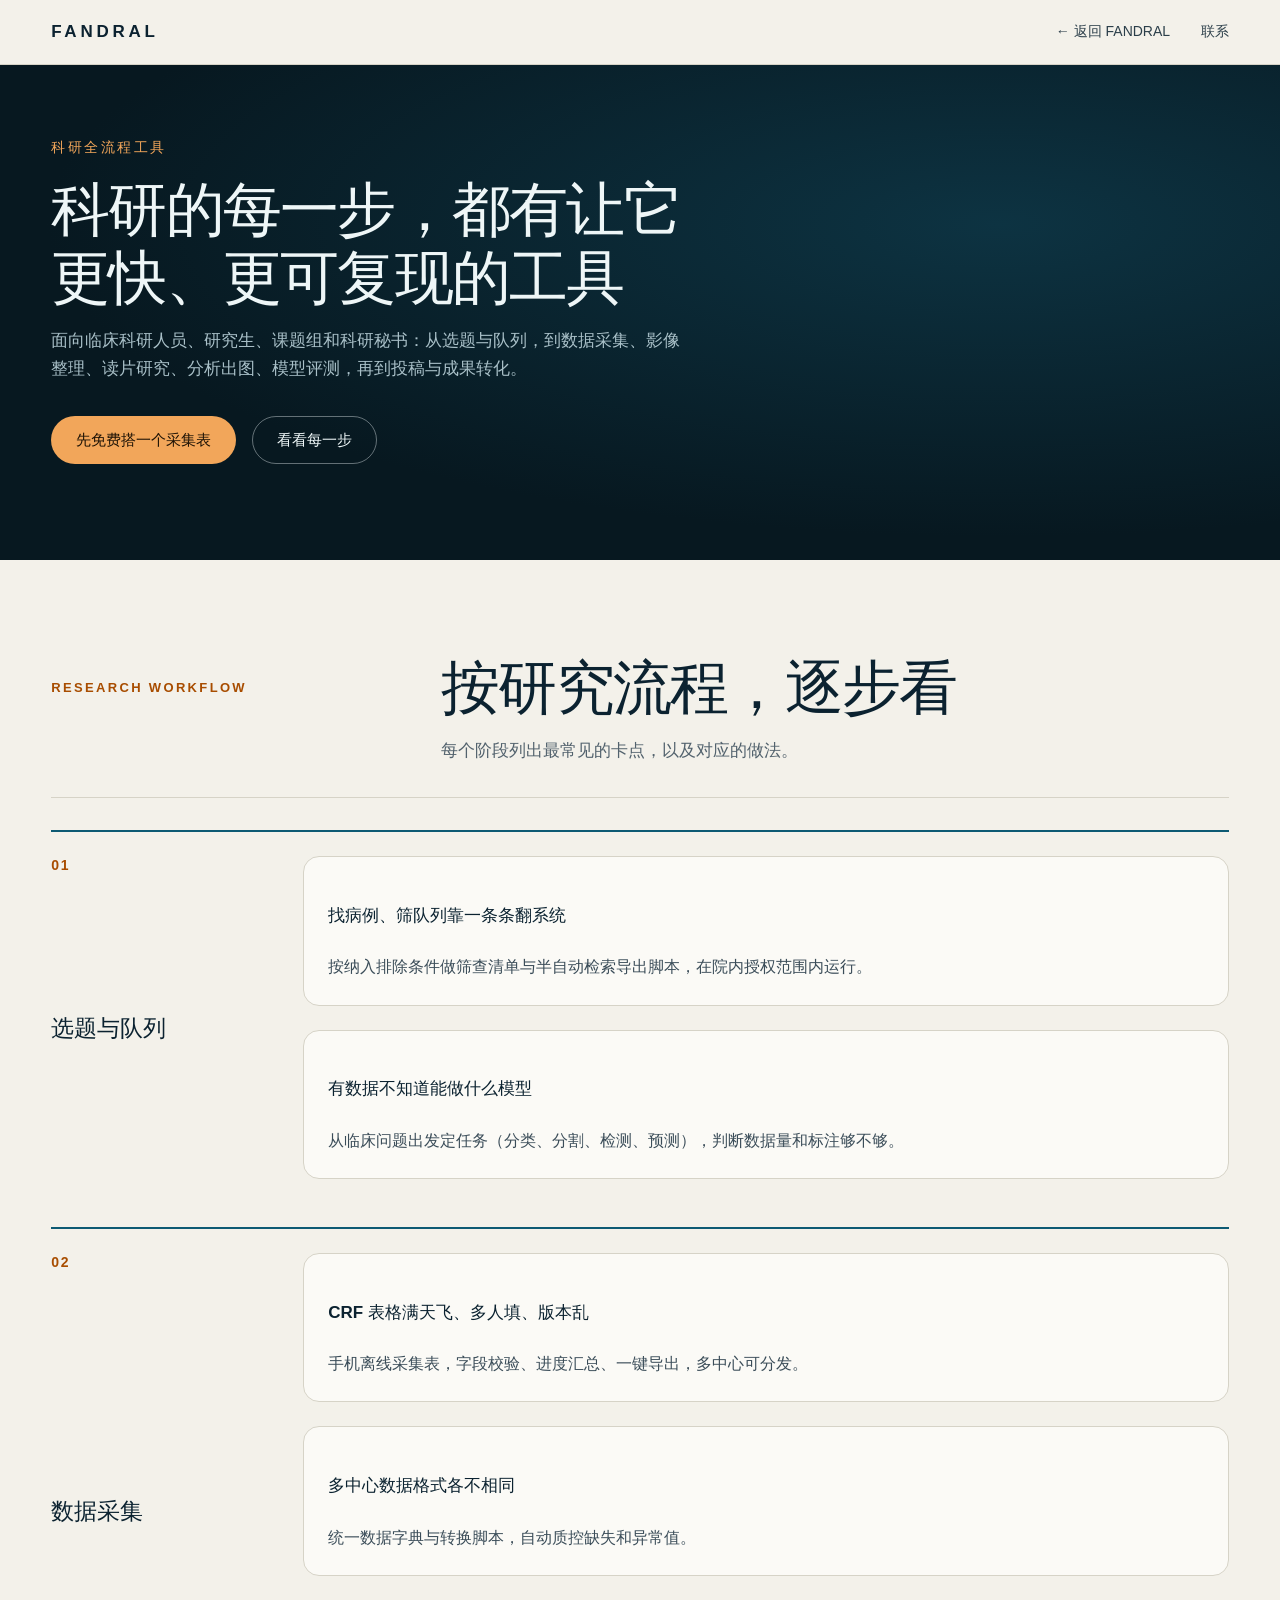
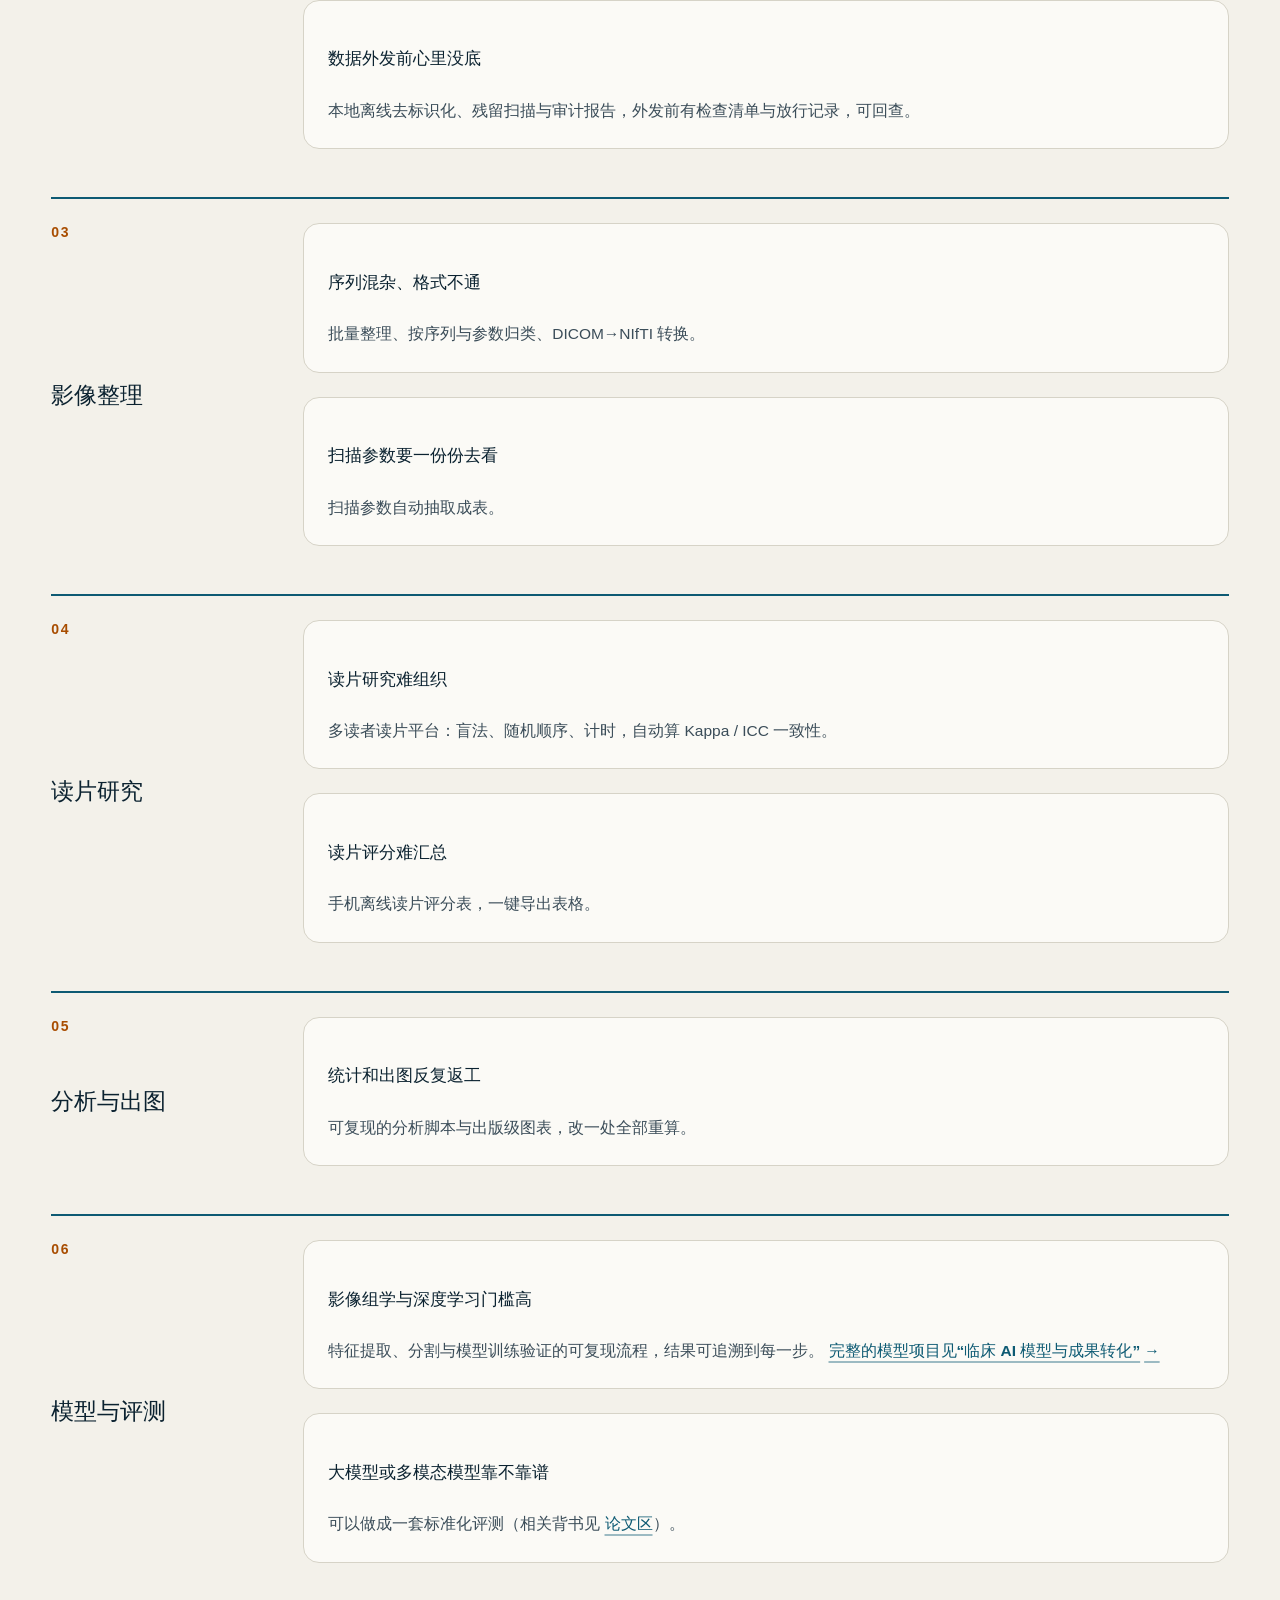
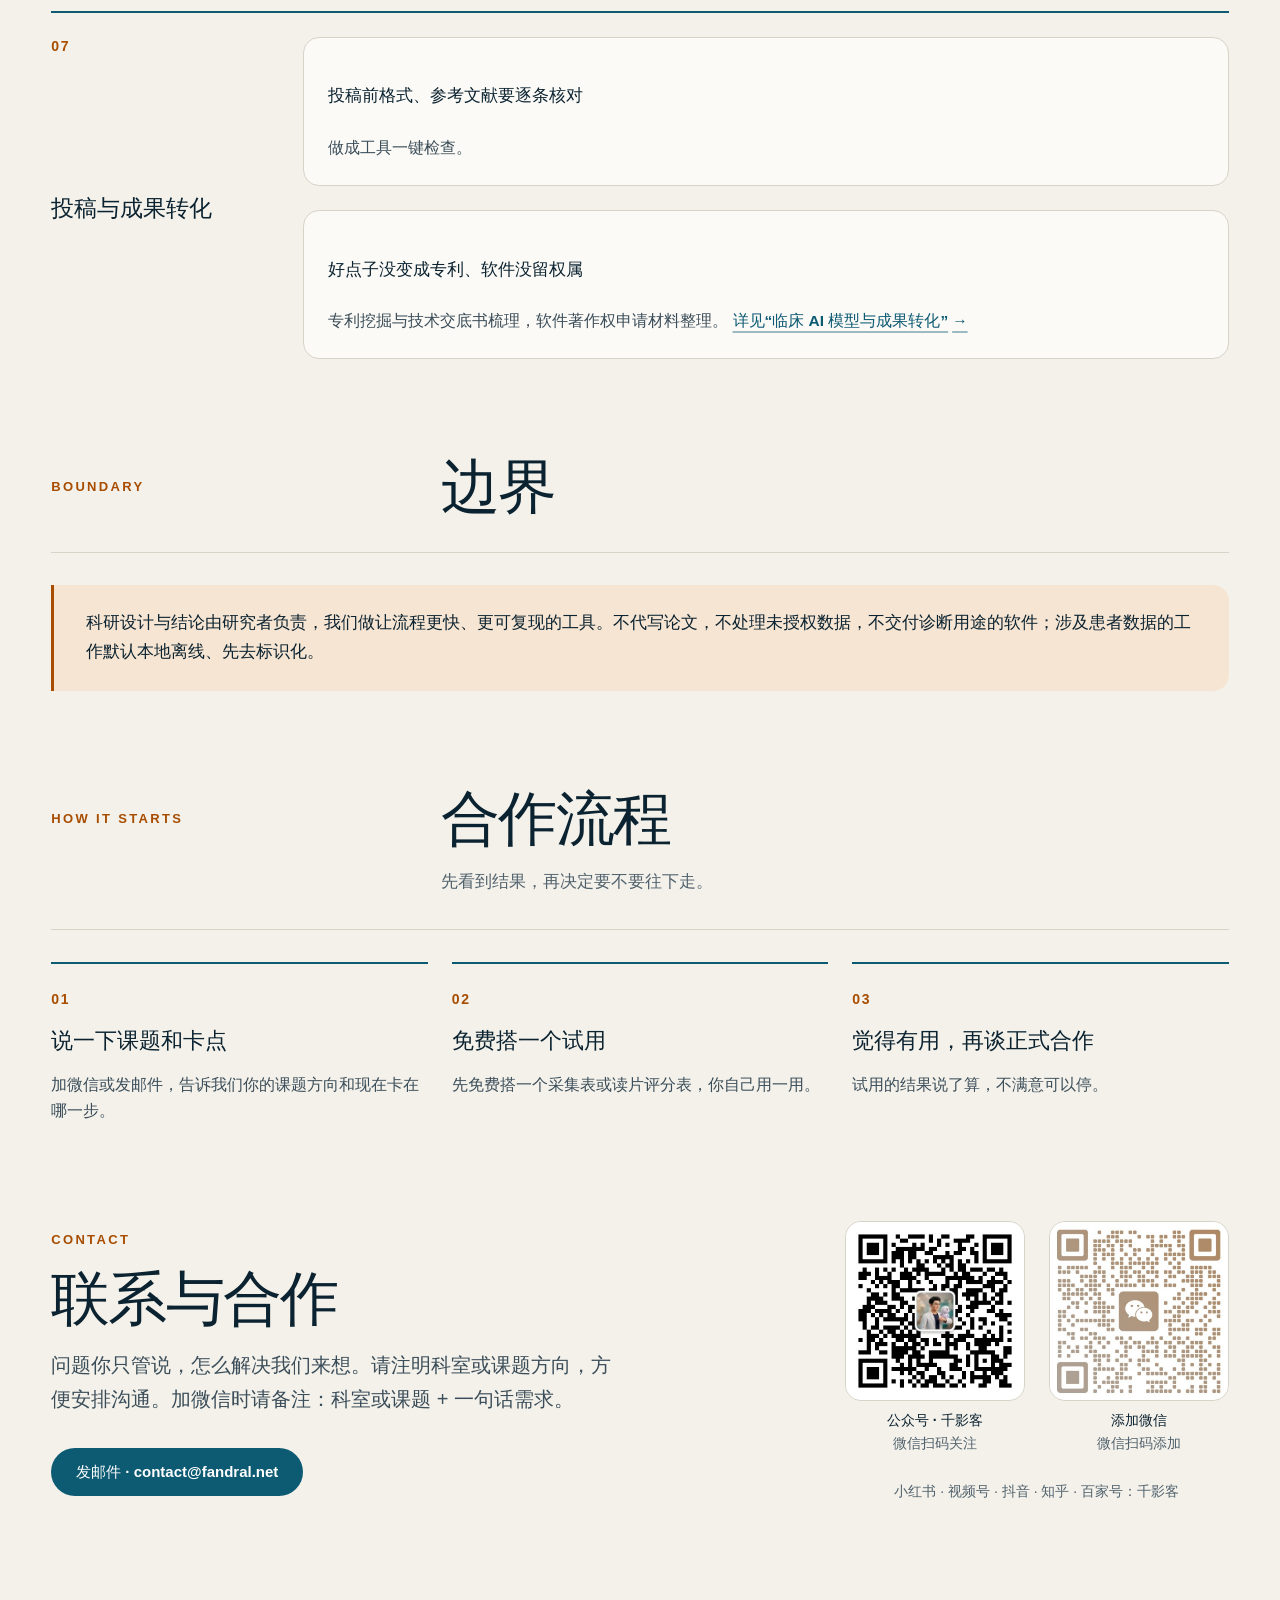
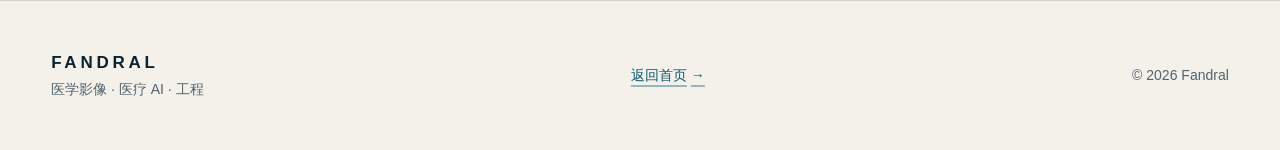
<file: research/index.html>
<!doctype html>
<html lang="zh-CN">
  <head>
    <meta charset="UTF-8" />
    <meta name="viewport" content="width=device-width, initial-scale=1.0" />
    <meta
      name="description"
      content="从选题与队列、数据采集、影像整理、读片研究到分析出图、模型评测和成果转化：临床科研全流程的可复现工具。"
    />
    <meta name="color-scheme" content="light dark" />
    <meta name="theme-color" content="#f3f1ea" media="(prefers-color-scheme: light)" />
    <meta name="theme-color" content="#071820" media="(prefers-color-scheme: dark)" />
    <meta property="og:title" content="科研全流程工具 | FANDRAL" />
    <meta property="og:description" content="让临床科研的每一步更快、更可复现。" />
    <meta property="og:type" content="website" />
    <meta property="og:url" content="https://fandral.net/research/" />
    <meta property="og:image" content="https://fandral.net/assets/og-fandral.png" />
    <meta name="twitter:card" content="summary_large_image" />
    <title>科研全流程工具 | FANDRAL</title>
    <link rel="icon" href="../assets/favicon.svg" type="image/svg+xml" />
    <link rel="stylesheet" href="../styles.css?v=20261024-r4" />
    <script src="../script.js?v=20261024-r4" defer></script>
  </head>
  <body>
    <a class="skip-link" href="#main">跳到主要内容</a>

    <header class="site-header" data-header data-solid>
      <a class="brand" href="../" aria-label="返回 FANDRAL 首页">FANDRAL</a>
      <nav aria-label="主导航">
        <a href="../">← 返回 FANDRAL</a>
        <a href="#contact">联系</a>
      </nav>
    </header>

    <main id="main">
      <section class="sub-hero" aria-labelledby="res-title">
        <div class="sub-hero-copy">
          <p class="hero-kicker">科研全流程工具</p>
          <h1 id="res-title">科研的每一步，都有让它更快、更可复现的工具</h1>
          <p class="hero-summary">面向临床科研人员、研究生、课题组和科研秘书：从选题与队列，到数据采集、影像整理、读片研究、分析出图、模型评测，再到投稿与成果转化。</p>
          <div class="hero-actions">
            <a class="button button-primary" href="#contact">先免费搭一个采集表</a>
            <a class="button button-ghost" href="#flow">看看每一步</a>
          </div>
        </div>
      </section>

      <section class="section" id="flow" aria-labelledby="flow-title">
        <div class="section-intro">
          <p class="eyebrow">Research Workflow</p>
          <div>
            <h2 id="flow-title">按研究流程，逐步看</h2>
            <p>每个阶段列出最常见的卡点，以及对应的做法。</p>
          </div>
        </div>
        <ol class="flow">
        <li class="flow-stage">
          <h3><span class="num">01</span>选题与队列</h3>
          <div class="flow-items">
            <article class="flow-item"><h4>找病例、筛队列靠一条条翻系统</h4><p>按纳入排除条件做筛查清单与半自动检索导出脚本，在院内授权范围内运行。</p></article>
            <article class="flow-item"><h4>有数据不知道能做什么模型</h4><p>从临床问题出发定任务（分类、分割、检测、预测），判断数据量和标注够不够。</p></article>
          </div>
        </li>
        <li class="flow-stage">
          <h3><span class="num">02</span>数据采集</h3>
          <div class="flow-items">
            <article class="flow-item"><h4>CRF 表格满天飞、多人填、版本乱</h4><p>手机离线采集表，字段校验、进度汇总、一键导出，多中心可分发。</p></article>
            <article class="flow-item"><h4>多中心数据格式各不相同</h4><p>统一数据字典与转换脚本，自动质控缺失和异常值。</p></article>
            <article class="flow-item"><h4>数据外发前心里没底</h4><p>本地离线去标识化、残留扫描与审计报告，外发前有检查清单与放行记录，可回查。</p></article>
          </div>
        </li>
        <li class="flow-stage">
          <h3><span class="num">03</span>影像整理</h3>
          <div class="flow-items">
            <article class="flow-item"><h4>序列混杂、格式不通</h4><p>批量整理、按序列与参数归类、DICOM→NIfTI 转换。</p></article>
            <article class="flow-item"><h4>扫描参数要一份份去看</h4><p>扫描参数自动抽取成表。</p></article>
          </div>
        </li>
        <li class="flow-stage">
          <h3><span class="num">04</span>读片研究</h3>
          <div class="flow-items">
            <article class="flow-item"><h4>读片研究难组织</h4><p>多读者读片平台：盲法、随机顺序、计时，自动算 Kappa / ICC 一致性。</p></article>
            <article class="flow-item"><h4>读片评分难汇总</h4><p>手机离线读片评分表，一键导出表格。</p></article>
          </div>
        </li>
        <li class="flow-stage">
          <h3><span class="num">05</span>分析与出图</h3>
          <div class="flow-items">
            <article class="flow-item"><h4>统计和出图反复返工</h4><p>可复现的分析脚本与出版级图表，改一处全部重算。</p></article>
          </div>
        </li>
        <li class="flow-stage">
          <h3><span class="num">06</span>模型与评测</h3>
          <div class="flow-items">
            <article class="flow-item"><h4>影像组学与深度学习门槛高</h4><p>特征提取、分割与模型训练验证的可复现流程，结果可追溯到每一步。 <a class="text-link" href="../#svc-model">完整的模型项目见“临床 AI 模型与成果转化” <span aria-hidden="true">→</span></a></p></article>
            <article class="flow-item"><h4>大模型或多模态模型靠不靠谱</h4><p>可以做成一套标准化评测（相关背书见 <a class="text-link" href="../#papers">论文区</a>）。</p></article>
          </div>
        </li>
        <li class="flow-stage">
          <h3><span class="num">07</span>投稿与成果转化</h3>
          <div class="flow-items">
            <article class="flow-item"><h4>投稿前格式、参考文献要逐条核对</h4><p>做成工具一键检查。</p></article>
            <article class="flow-item"><h4>好点子没变成专利、软件没留权属</h4><p>专利挖掘与技术交底书梳理，软件著作权申请材料整理。 <a class="text-link" href="../#svc-model">详见“临床 AI 模型与成果转化” <span aria-hidden="true">→</span></a></p></article>
          </div>
        </li>
        </ol>
      </section>

      <section class="section" id="boundary" aria-labelledby="boundary-title">
        <div class="section-intro">
          <p class="eyebrow">Boundary</p>
          <div>
            <h2 id="boundary-title">边界</h2>
          </div>
        </div>
        <p class="callout">科研设计与结论由研究者负责，我们做让流程更快、更可复现的工具。不代写论文，不处理未授权数据，不交付诊断用途的软件；涉及患者数据的工作默认本地离线、先去标识化。</p>
      </section>

      <section class="section" id="start" aria-labelledby="start-title">
        <div class="section-intro">
          <p class="eyebrow">How It Starts</p>
          <div>
            <h2 id="start-title">合作流程</h2>
            <p>先看到结果，再决定要不要往下走。</p>
          </div>
        </div>
        <ol class="method-list steps">
          <li><span class="num">01</span><h3>说一下课题和卡点</h3><p>加微信或发邮件，告诉我们你的课题方向和现在卡在哪一步。</p></li>
          <li><span class="num">02</span><h3>免费搭一个试用</h3><p>先免费搭一个采集表或读片评分表，你自己用一用。</p></li>
          <li><span class="num">03</span><h3>觉得有用，再谈正式合作</h3><p>试用的结果说了算，不满意可以停。</p></li>
        </ol>
      </section>

      <section class="contact" id="contact" aria-labelledby="contact-title">
        <div class="contact-copy">
          <p class="eyebrow">Contact</p>
          <h2 id="contact-title">联系与合作</h2>
          <p>问题你只管说，怎么解决我们来想。请注明科室或课题方向，方便安排沟通。加微信时请备注：科室或课题 + 一句话需求。</p>
          <a class="button button-primary" href="mailto:contact@fandral.net">发邮件 · contact@fandral.net</a>
        </div>
        <div class="contact-qrs">
          <figure class="contact-qr">
            <div class="qr-frame qr-plain"><img src="../assets/mp-qr.jpg" alt="公众号千影客二维码" width="430" height="430" loading="lazy" /></div>
            <figcaption><strong>公众号 · 千影客</strong><span class="qr-desktop">微信扫码关注</span><span class="qr-mobile">长按识别关注</span></figcaption>
          </figure>
          <figure class="contact-qr">
            <div class="qr-frame qr-plain"><img src="../assets/wechat-qr-qyk.jpg" alt="微信二维码" width="654" height="654" loading="lazy" /></div>
            <figcaption><strong>添加微信</strong><span class="qr-desktop">微信扫码添加</span><span class="qr-mobile">长按识别二维码</span></figcaption>
          </figure>
          <p class="contact-follow">小红书 · 视频号 · 抖音 · 知乎 · 百家号：千影客</p>
        </div>
      </section>
    </main>

    <footer class="site-footer">
      <div>
        <p class="brand">FANDRAL</p>
        <p>医学影像 · 医疗 AI · 工程</p>
      </div>
      <a class="text-link" href="../">返回首页 <span aria-hidden="true">→</span></a>
      <p>© <span data-year></span> Fandral</p>
    </footer>
  </body>
</html>
</file>
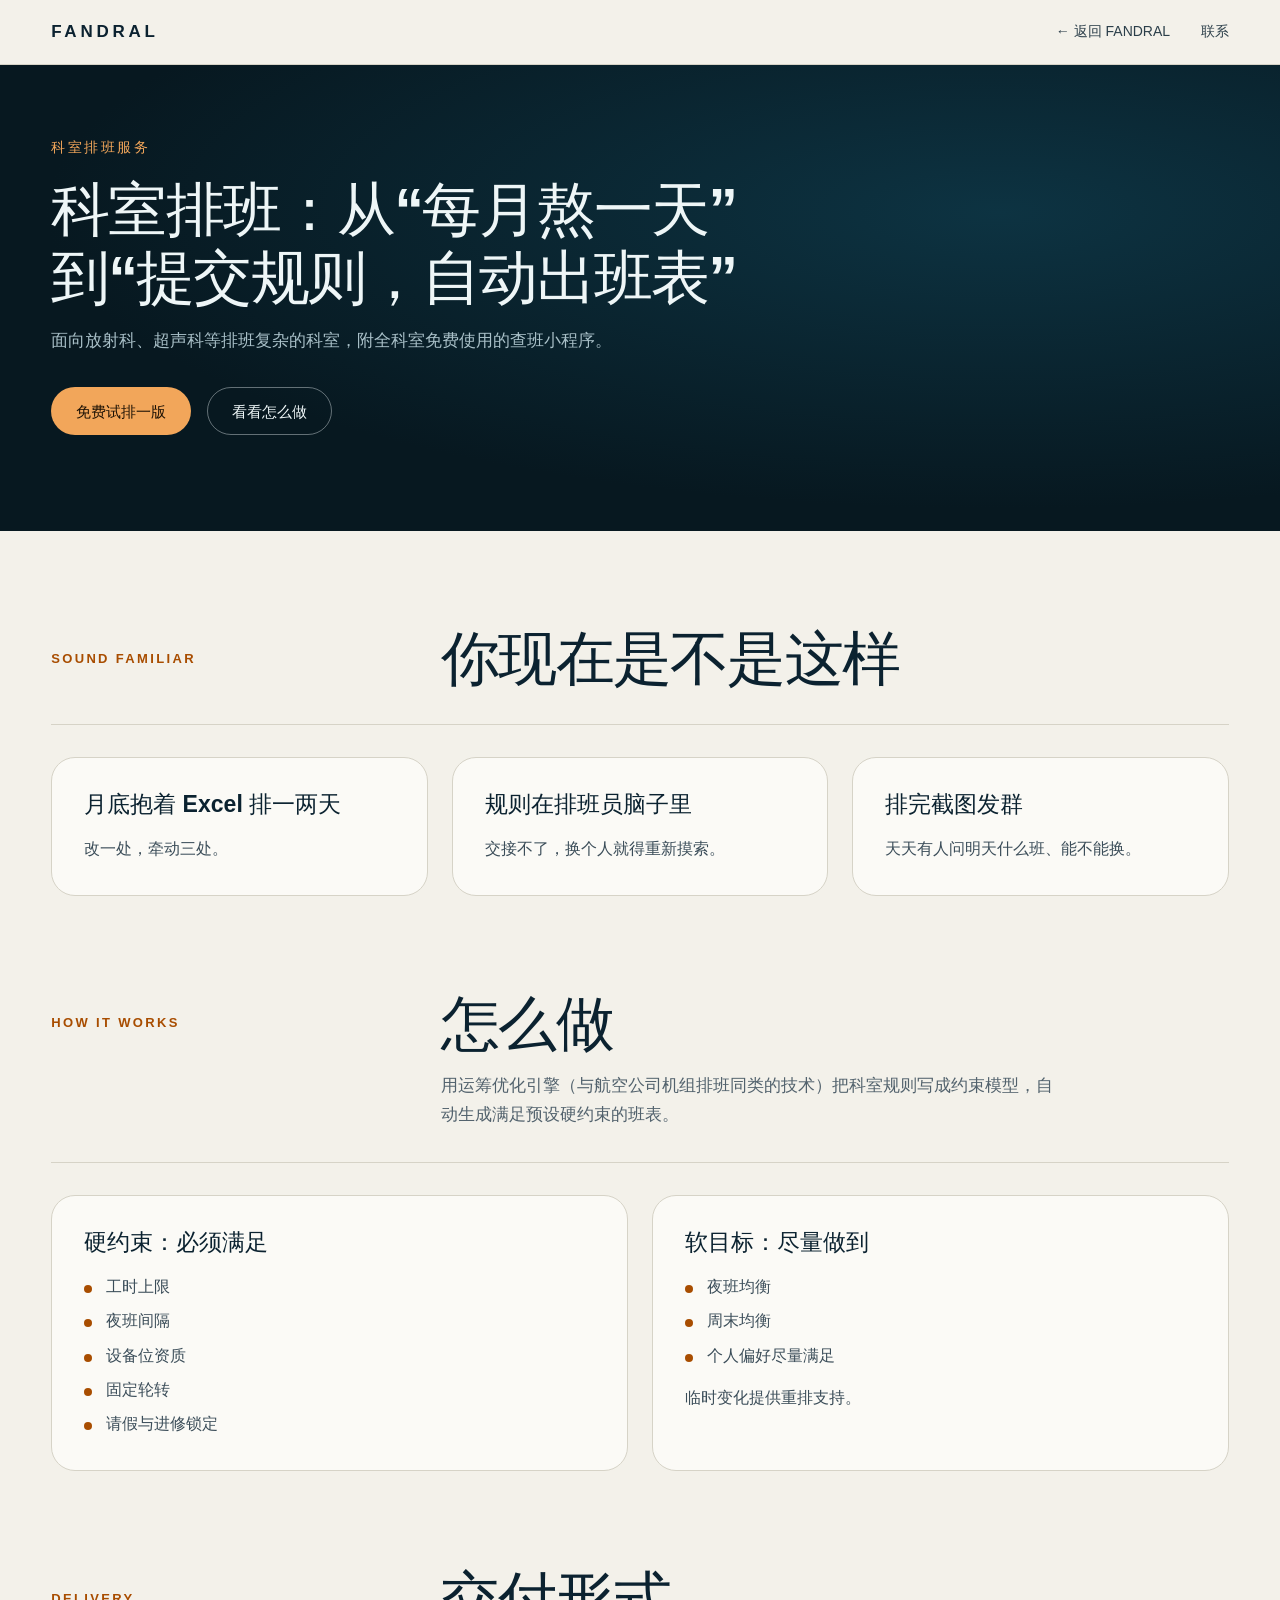
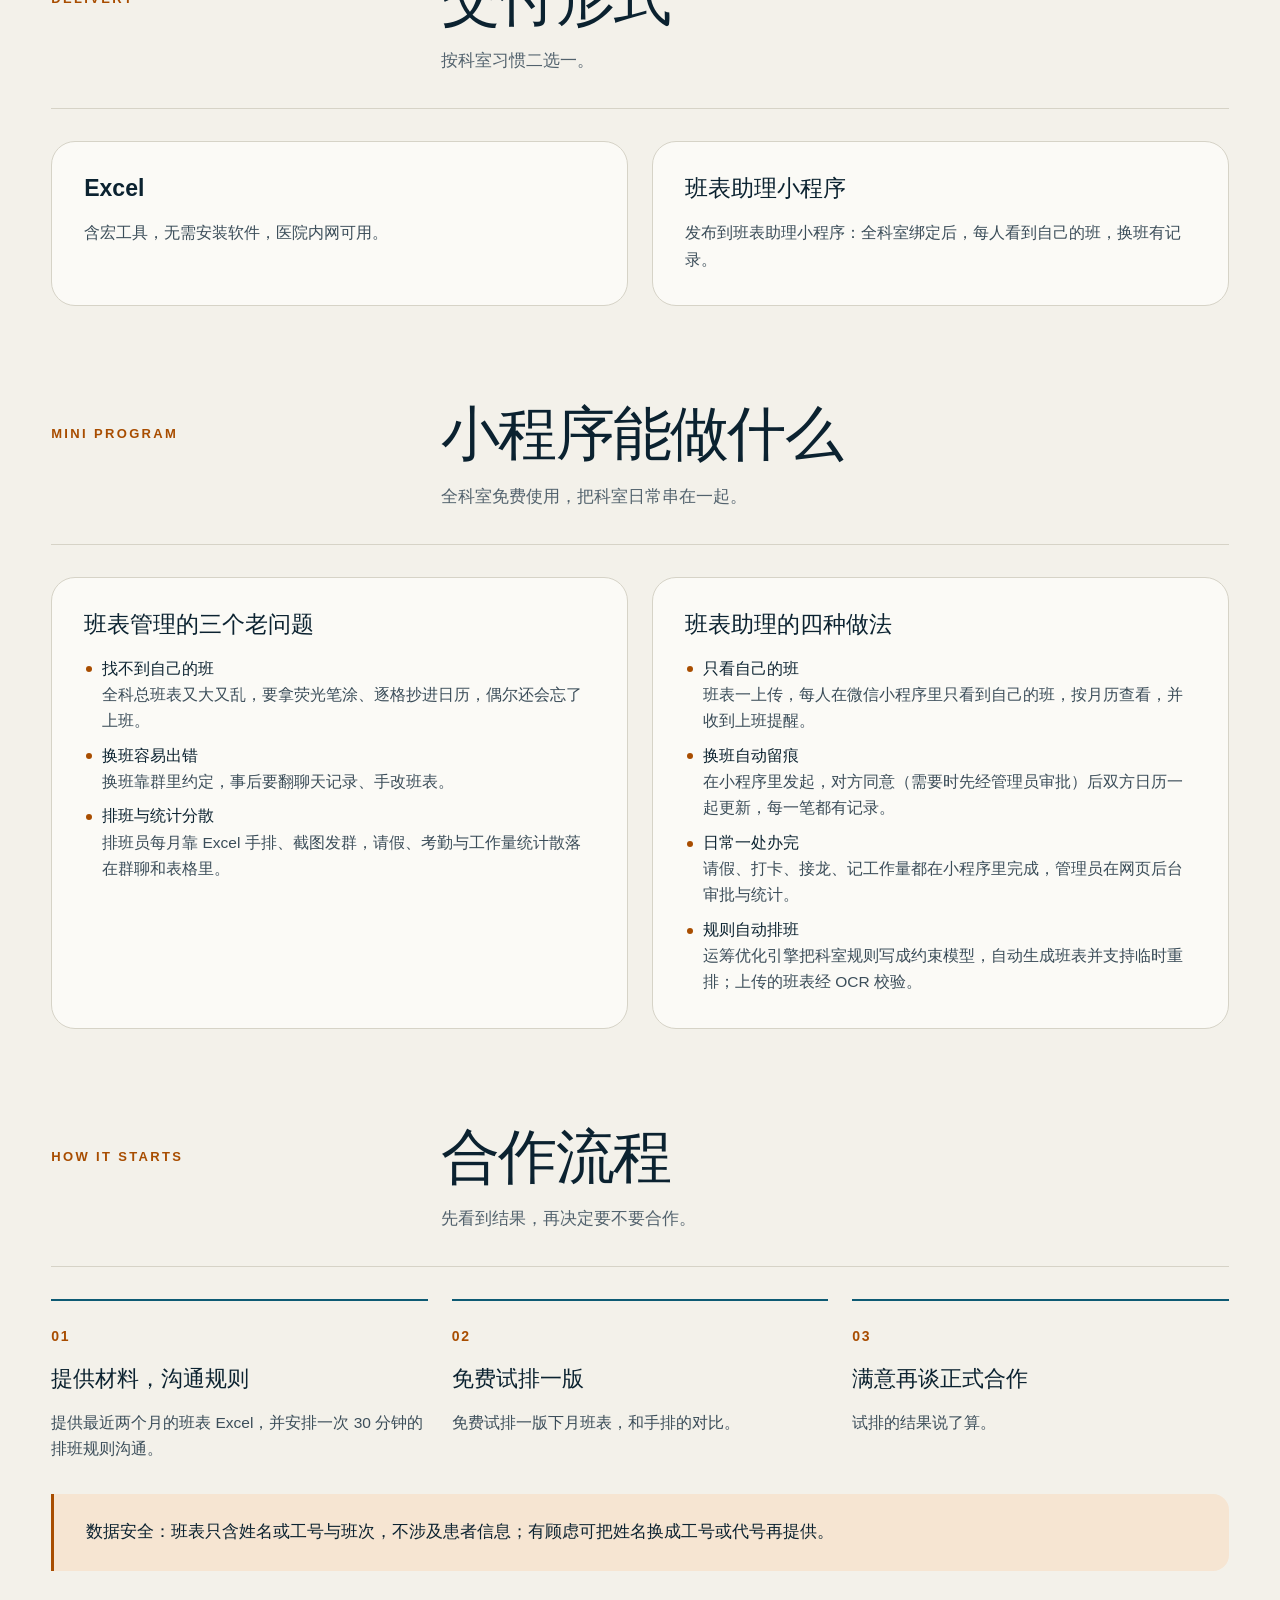
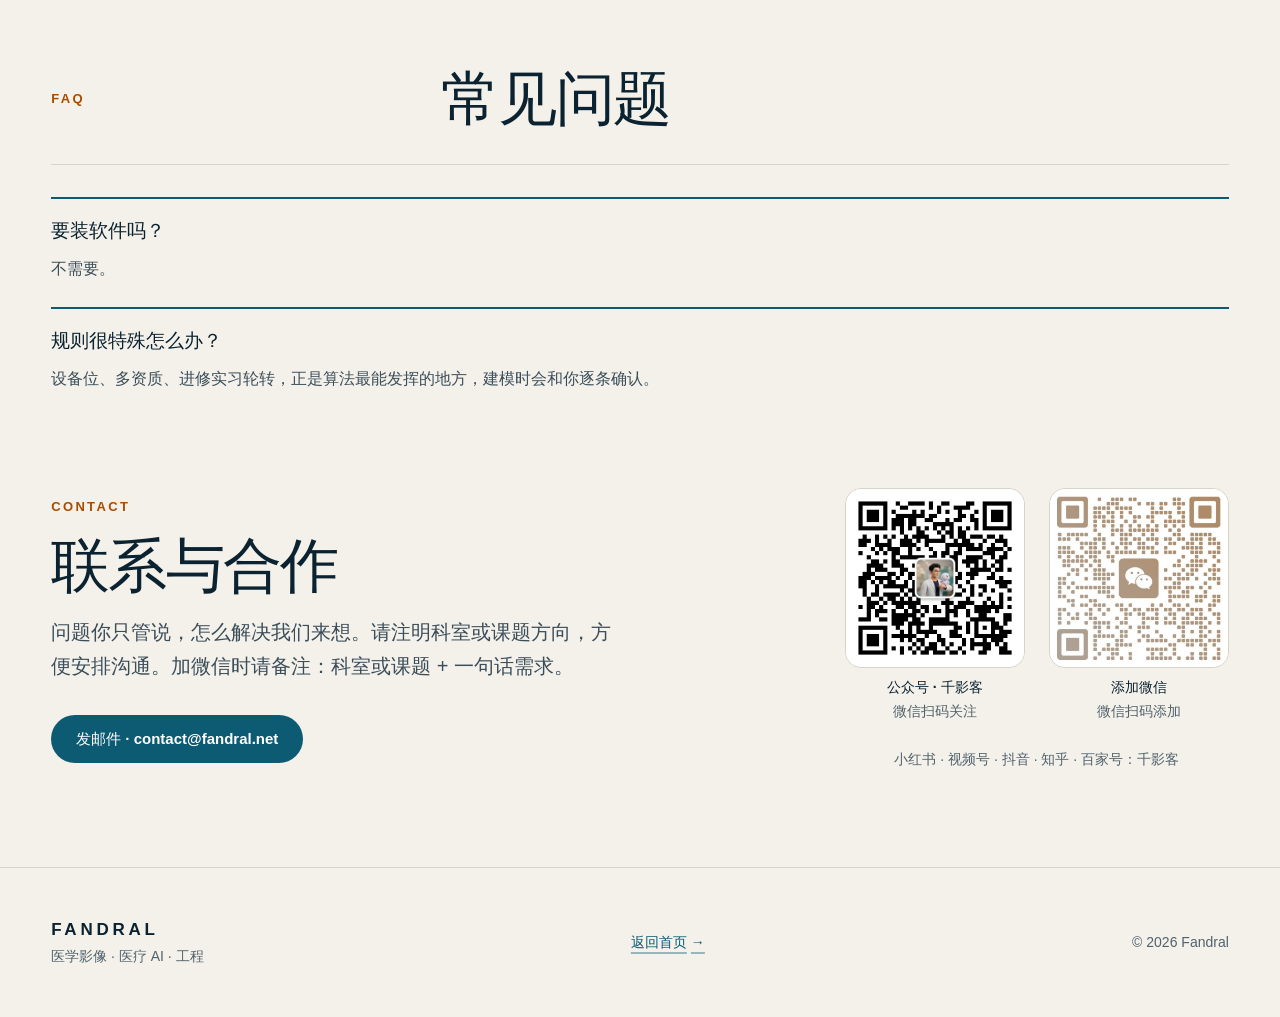
<file: scheduling/index.html>
<!doctype html>
<html lang="zh-CN">
  <head>
    <meta charset="UTF-8" />
    <meta name="viewport" content="width=device-width, initial-scale=1.0" />
    <meta
      name="description"
      content="面向放射科、超声科等排班复杂科室的排班服务：提交科室规则，自动生成班表，并附全科室免费使用的查班小程序。"
    />
    <meta name="color-scheme" content="light dark" />
    <meta name="theme-color" content="#f3f1ea" media="(prefers-color-scheme: light)" />
    <meta name="theme-color" content="#071820" media="(prefers-color-scheme: dark)" />
    <meta property="og:title" content="科室排班服务 | FANDRAL" />
    <meta property="og:description" content="提交科室规则，自动生成班表，附全科室免费使用的查班小程序。" />
    <meta property="og:type" content="website" />
    <meta property="og:url" content="https://fandral.net/scheduling/" />
    <meta property="og:image" content="https://fandral.net/assets/og-fandral.png" />
    <meta name="twitter:card" content="summary_large_image" />
    <title>科室排班服务 | FANDRAL</title>
    <link rel="icon" href="../assets/favicon.svg" type="image/svg+xml" />
    <link rel="stylesheet" href="../styles.css?v=20261024-r4" />
    <script src="../script.js?v=20261024-r4" defer></script>
  </head>
  <body>
    <a class="skip-link" href="#main">跳到主要内容</a>

    <header class="site-header" data-header data-solid>
      <a class="brand" href="../" aria-label="返回 FANDRAL 首页">FANDRAL</a>
      <nav aria-label="主导航">
        <a href="../">← 返回 FANDRAL</a>
        <a href="#contact">联系</a>
      </nav>
    </header>

    <main id="main">
      <section class="sub-hero" aria-labelledby="sched-title">
        <div class="sub-hero-copy">
          <p class="hero-kicker">科室排班服务</p>
          <h1 id="sched-title">科室排班：从“每月熬一天”到“提交规则，自动出班表”</h1>
          <p class="hero-summary">面向放射科、超声科等排班复杂的科室，附全科室免费使用的查班小程序。</p>
          <div class="hero-actions">
            <a class="button button-primary" href="#contact">免费试排一版</a>
            <a class="button button-ghost" href="#how">看看怎么做</a>
          </div>
        </div>
      </section>

      <section class="section" id="pain" aria-labelledby="pain-title">
        <div class="section-intro">
          <p class="eyebrow">Sound Familiar</p>
          <div>
            <h2 id="pain-title">你现在是不是这样</h2>
          </div>
        </div>
        <div class="sub-grid cols-3">
          <article class="sub-card"><h3>月底抱着 Excel 排一两天</h3><p>改一处，牵动三处。</p></article>
          <article class="sub-card"><h3>规则在排班员脑子里</h3><p>交接不了，换个人就得重新摸索。</p></article>
          <article class="sub-card"><h3>排完截图发群</h3><p>天天有人问明天什么班、能不能换。</p></article>
        </div>
      </section>

      <section class="section" id="how" aria-labelledby="how-title">
        <div class="section-intro">
          <p class="eyebrow">How It Works</p>
          <div>
            <h2 id="how-title">怎么做</h2>
            <p>用运筹优化引擎（与航空公司机组排班同类的技术）把科室规则写成约束模型，自动生成满足预设硬约束的班表。</p>
          </div>
        </div>
        <div class="sub-grid cols-2">
          <article class="sub-card">
            <h3>硬约束：必须满足</h3>
            <ul class="tick-list">
              <li>工时上限</li>
              <li>夜班间隔</li>
              <li>设备位资质</li>
              <li>固定轮转</li>
              <li>请假与进修锁定</li>
            </ul>
          </article>
          <article class="sub-card">
            <h3>软目标：尽量做到</h3>
            <ul class="tick-list">
              <li>夜班均衡</li>
              <li>周末均衡</li>
              <li>个人偏好尽量满足</li>
            </ul>
            <p>临时变化提供重排支持。</p>
          </article>
        </div>
      </section>

      <section class="section" id="deliver" aria-labelledby="deliver-title">
        <div class="section-intro">
          <p class="eyebrow">Delivery</p>
          <div>
            <h2 id="deliver-title">交付形式</h2>
            <p>按科室习惯二选一。</p>
          </div>
        </div>
        <div class="sub-grid cols-2">
          <article class="sub-card"><h3>Excel</h3><p>含宏工具，无需安装软件，医院内网可用。</p></article>
          <article class="sub-card"><h3>班表助理小程序</h3><p>发布到班表助理小程序：全科室绑定后，每人看到自己的班，换班有记录。</p></article>
        </div>
      </section>

      <section class="section" id="miniapp" aria-labelledby="miniapp-title">
        <div class="section-intro">
          <p class="eyebrow">Mini Program</p>
          <div>
            <h2 id="miniapp-title">小程序能做什么</h2>
            <p>全科室免费使用，把科室日常串在一起。</p>
          </div>
        </div>
        <div class="sub-grid cols-2">
          <article class="sub-card">
            <h3>班表管理的三个老问题</h3>
            <ul class="case-points">
              <li><strong>找不到自己的班</strong>全科总班表又大又乱，要拿荧光笔涂、逐格抄进日历，偶尔还会忘了上班。</li>
              <li><strong>换班容易出错</strong>换班靠群里约定，事后要翻聊天记录、手改班表。</li>
              <li><strong>排班与统计分散</strong>排班员每月靠 Excel 手排、截图发群，请假、考勤与工作量统计散落在群聊和表格里。</li>
            </ul>
          </article>
          <article class="sub-card">
            <h3>班表助理的四种做法</h3>
            <ul class="case-points">
              <li><strong>只看自己的班</strong>班表一上传，每人在微信小程序里只看到自己的班，按月历查看，并收到上班提醒。</li>
              <li><strong>换班自动留痕</strong>在小程序里发起，对方同意（需要时先经管理员审批）后双方日历一起更新，每一笔都有记录。</li>
              <li><strong>日常一处办完</strong>请假、打卡、接龙、记工作量都在小程序里完成，管理员在网页后台审批与统计。</li>
              <li><strong>规则自动排班</strong>运筹优化引擎把科室规则写成约束模型，自动生成班表并支持临时重排；上传的班表经 OCR 校验。</li>
            </ul>
          </article>
        </div>
      </section>

      <section class="section" id="start" aria-labelledby="start-title">
        <div class="section-intro">
          <p class="eyebrow">How It Starts</p>
          <div>
            <h2 id="start-title">合作流程</h2>
            <p>先看到结果，再决定要不要合作。</p>
          </div>
        </div>
        <ol class="method-list steps">
          <li><span class="num">01</span><h3>提供材料，沟通规则</h3><p>提供最近两个月的班表 Excel，并安排一次 30 分钟的排班规则沟通。</p></li>
          <li><span class="num">02</span><h3>免费试排一版</h3><p>免费试排一版下月班表，和手排的对比。</p></li>
          <li><span class="num">03</span><h3>满意再谈正式合作</h3><p>试排的结果说了算。</p></li>
        </ol>
        <p class="callout">数据安全：班表只含姓名或工号与班次，不涉及患者信息；有顾虑可把姓名换成工号或代号再提供。</p>
      </section>

      <section class="section" id="faq" aria-labelledby="faq-title">
        <div class="section-intro">
          <p class="eyebrow">FAQ</p>
          <div>
            <h2 id="faq-title">常见问题</h2>
          </div>
        </div>
        <dl class="faq">
          <div><dt>要装软件吗？</dt><dd>不需要。</dd></div>
          <div><dt>规则很特殊怎么办？</dt><dd>设备位、多资质、进修实习轮转，正是算法最能发挥的地方，建模时会和你逐条确认。</dd></div>
        </dl>
      </section>

      <section class="contact" id="contact" aria-labelledby="contact-title">
        <div class="contact-copy">
          <p class="eyebrow">Contact</p>
          <h2 id="contact-title">联系与合作</h2>
          <p>问题你只管说，怎么解决我们来想。请注明科室或课题方向，方便安排沟通。加微信时请备注：科室或课题 + 一句话需求。</p>
          <a class="button button-primary" href="mailto:contact@fandral.net">发邮件 · contact@fandral.net</a>
        </div>
        <div class="contact-qrs">
          <figure class="contact-qr">
            <div class="qr-frame qr-plain"><img src="../assets/mp-qr.jpg" alt="公众号千影客二维码" width="430" height="430" loading="lazy" /></div>
            <figcaption><strong>公众号 · 千影客</strong><span class="qr-desktop">微信扫码关注</span><span class="qr-mobile">长按识别关注</span></figcaption>
          </figure>
          <figure class="contact-qr">
            <div class="qr-frame qr-plain"><img src="../assets/wechat-qr-qyk.jpg" alt="微信二维码" width="654" height="654" loading="lazy" /></div>
            <figcaption><strong>添加微信</strong><span class="qr-desktop">微信扫码添加</span><span class="qr-mobile">长按识别二维码</span></figcaption>
          </figure>
          <p class="contact-follow">小红书 · 视频号 · 抖音 · 知乎 · 百家号：千影客</p>
        </div>
      </section>
    </main>

    <footer class="site-footer">
      <div>
        <p class="brand">FANDRAL</p>
        <p>医学影像 · 医疗 AI · 工程</p>
      </div>
      <a class="text-link" href="../">返回首页 <span aria-hidden="true">→</span></a>
      <p>© <span data-year></span> Fandral</p>
    </footer>
  </body>
</html>
</file>
<file: styles.css>
/* FANDRAL — 影像控制台：墨青海军蓝为主色，琥珀为信号色 */

:root {
  color-scheme: light dark;

  --bg: #f3f1ea;
  --surface: #fbfaf6;
  --surface-2: #eae8df;
  --ink: #0b2230;
  --ink-2: #3b4d59;
  --muted: #52626d;
  --line: #d6d3c7;
  --primary: #0d5a73;
  --primary-ink: #ffffff;
  --primary-soft: #dcebee;
  --accent: #a84d00;
  --accent-soft: #f6e5d2;
  --focus: #a84d00;
  --glass: rgb(243 241 234 / 84%);
  --shadow: 0 1px 0 rgb(11 34 48 / 4%), 0 18px 40px -24px rgb(11 34 48 / 28%);

  --hero-bg: #071820;
  --hero-ink: #eef6f7;
  --hero-muted: #a9c0c8;
  --hero-line: #6fc6d8;
  --hero-accent: #f2a65a;

  --dot-live: #1b8a5a;
  --dot-patent: #c4730f;
  --dot-private: #6b7b86;
  --dot-open: #0d6f8e;
  --dot-research: #7a5cc7;

  --content: 1440px;
  --gutter: clamp(20px, 4vw, 72px);
  --r-sm: 8px;
  --r-md: 16px;
  --r-lg: 24px;
  --s1: 8px;
  --s2: 16px;
  --s3: 24px;
  --s4: 32px;
  --s5: 48px;
  --s6: 64px;
  --s7: 96px;
  --ease-out: cubic-bezier(0.22, 1, 0.36, 1);

  font-family: Inter, "SF Pro Text", "PingFang SC", "HarmonyOS Sans SC", "Microsoft YaHei", sans-serif;
  font-synthesis: none;
  text-rendering: optimizeLegibility;
  -webkit-font-smoothing: antialiased;
}

@media (prefers-color-scheme: dark) {
  :root {
    --bg: #071820;
    --surface: #0d2530;
    --surface-2: #11303d;
    --ink: #e7f1f3;
    --ink-2: #bdd0d6;
    --muted: #98aeb7;
    --line: #1f3d4b;
    --primary: #6cc9dc;
    --primary-ink: #04202a;
    --primary-soft: #123644;
    --accent: #f2a65a;
    --accent-soft: #3a2a1a;
    --focus: #f2a65a;
    --glass: rgb(7 24 32 / 82%);
    --shadow: 0 1px 0 rgb(255 255 255 / 3%), 0 18px 40px -24px rgb(0 0 0 / 70%);

    --dot-live: #4cc58c;
    --dot-patent: #f2a65a;
    --dot-private: #8ea3ad;
    --dot-open: #6cc9dc;
    --dot-research: #a58df0;
  }
}

* {
  box-sizing: border-box;
}

html {
  scroll-behavior: smooth;
  scroll-padding-top: 72px;
}

body {
  margin: 0;
  overflow-x: hidden;
  background: var(--bg);
  color: var(--ink);
  font-size: 16px;
  line-height: 1.7;
}

h1,
h2,
h3,
p,
dl,
dd,
ol,
ul {
  margin: 0;
}

ul,
ol {
  padding: 0;
  list-style: none;
}

a {
  color: inherit;
}

button,
a {
  -webkit-tap-highlight-color: transparent;
}

button:focus-visible,
a:focus-visible {
  outline: 3px solid var(--focus);
  outline-offset: 4px;
  border-radius: 4px;
}

.num,
.project-index,
.method-list .num,
#project-count,
.patent-no {
  font-variant-numeric: tabular-nums;
  font-feature-settings: "tnum" 1;
}

.skip-link {
  position: fixed;
  top: 12px;
  left: 12px;
  z-index: 100;
  padding: 10px 14px;
  background: var(--primary);
  color: var(--primary-ink);
  border-radius: var(--r-sm);
  transform: translateY(-160%);
}

.skip-link:focus {
  transform: translateY(0);
}

/* ---------- header ---------- */

.site-header {
  position: fixed;
  top: 0;
  left: 0;
  right: 0;
  z-index: 50;
  display: flex;
  align-items: center;
  justify-content: space-between;
  gap: var(--s3);
  height: 64px;
  padding-inline: var(--gutter);
  color: var(--hero-ink);
  transition: background 240ms var(--ease-out), color 240ms var(--ease-out), box-shadow 240ms var(--ease-out);
}

.site-header.is-scrolled {
  background: var(--glass);
  color: var(--ink);
  box-shadow: 0 1px 0 var(--line);
  -webkit-backdrop-filter: blur(14px) saturate(1.2);
  backdrop-filter: blur(14px) saturate(1.2);
}

.brand {
  font-weight: 800;
  font-size: 17px;
  letter-spacing: 0.22em;
  text-decoration: none;
}

.site-header nav {
  display: flex;
  gap: clamp(14px, 2.4vw, 36px);
}

.site-header nav a {
  position: relative;
  padding-block: 6px;
  font-size: 14px;
  text-decoration: none;
  opacity: 0.86;
  transition: opacity 160ms;
}

.site-header nav a::after {
  content: "";
  position: absolute;
  left: 0;
  right: 0;
  bottom: 0;
  height: 2px;
  background: var(--hero-accent);
  transform: scaleX(0);
  transform-origin: left;
  transition: transform 260ms var(--ease-out);
}

.is-scrolled nav a::after {
  background: var(--accent);
}

.site-header nav a:hover {
  opacity: 1;
}

.site-header nav a:hover::after {
  transform: scaleX(1);
}

/* ---------- buttons ---------- */

.button {
  display: inline-flex;
  align-items: center;
  justify-content: center;
  gap: 8px;
  min-height: 48px;
  padding: 0 24px;
  border: 1.5px solid transparent;
  border-radius: 999px;
  font-size: 15px;
  font-weight: 600;
  text-decoration: none;
  transition: transform 220ms var(--ease-out), background 160ms, border-color 160ms, color 160ms;
}

.button:hover {
  transform: translateY(-2px);
}

.button-primary {
  background: var(--hero-accent);
  color: #1d1205;
}

.button-primary:hover {
  background: #ffb870;
}

.button-ghost {
  border-color: rgb(238 246 247 / 40%);
  color: var(--hero-ink);
}

.button-ghost:hover {
  border-color: var(--hero-ink);
}

.button-outline {
  min-height: 40px;
  padding: 0 18px;
  border-color: var(--primary);
  color: var(--primary);
  font-size: 14px;
}

.button-outline:hover {
  background: var(--primary);
  color: var(--primary-ink);
}

.contact .button-primary {
  background: var(--primary);
  color: var(--primary-ink);
}

.contact .button-primary:hover {
  background: var(--ink);
  color: var(--bg);
}

.text-link {
  display: inline-flex;
  align-items: center;
  gap: 4px;
  color: var(--primary);
  font-weight: 600;
  text-decoration: underline;
  text-decoration-thickness: 1.5px;
  text-underline-offset: 5px;
  text-decoration-color: color-mix(in srgb, currentColor 40%, transparent);
  transition: text-decoration-color 160ms;
}

.text-link:hover {
  text-decoration-color: currentColor;
}

/* ---------- hero ---------- */

main,
.site-footer {
  width: 100%;
}

.hero {
  position: relative;
  display: flex;
  align-items: center;
  min-height: min(100svh, 900px);
  overflow: hidden;
  background: radial-gradient(120% 90% at 78% 40%, #0d3342 0%, var(--hero-bg) 62%);
  color: var(--hero-ink);
  isolation: isolate;
}

.hero-field {
  position: absolute;
  inset: 0;
  z-index: -1;
  transform: translate3d(var(--hero-x, 0), var(--hero-y, 0), 0) scale(1.04);
  transition: transform 420ms var(--ease-out);
  -webkit-mask-image: linear-gradient(90deg, transparent 0%, #000 52%);
  mask-image: linear-gradient(90deg, transparent 0%, #000 52%);
}

.hero-field svg {
  width: 100%;
  height: 100%;
}

.contours {
  stroke: var(--hero-line);
  stroke-width: 1.1;
  opacity: 0.4;
}

.contours path:nth-child(3n) {
  stroke-dasharray: 3 7;
}

.reticle {
  stroke: var(--hero-accent);
  stroke-width: 1.6;
}

.reticle .dot {
  fill: var(--hero-accent);
}

.hero-copy {
  width: min(100%, var(--content));
  margin-inline: auto;
  padding: 128px var(--gutter) 112px;
}

.hero-kicker {
  color: var(--hero-accent);
  font-size: 14px;
  font-weight: 600;
  letter-spacing: 0.18em;
}

.hero h1 {
  margin-top: var(--s3);
  font-size: clamp(64px, 12vw, 176px);
  font-weight: 800;
  line-height: 0.92;
  letter-spacing: -0.045em;
  background: linear-gradient(180deg, #ffffff 30%, #9fd4e0 100%);
  -webkit-background-clip: text;
  background-clip: text;
  color: transparent;
}

.hero-lead {
  max-width: 22em;
  margin-top: var(--s4);
  font-size: clamp(22px, 2.8vw, 38px);
  font-weight: 600;
  line-height: 1.35;
}

.hero-identity {
  max-width: 24em;
  margin-top: var(--s2);
  color: var(--hero-line);
  font-size: clamp(18px, 1.7vw, 24px);
  font-weight: 600;
  line-height: 1.45;
}

.hero-summary {
  max-width: 34em;
  margin-top: var(--s2);
  color: var(--hero-muted);
  font-size: clamp(16px, 1.3vw, 18px);
}

.hero-actions {
  display: flex;
  flex-wrap: wrap;
  gap: var(--s2);
  margin-top: var(--s5);
}

.hero-note {
  position: absolute;
  right: var(--gutter);
  bottom: var(--s4);
  color: var(--hero-muted);
  font-size: 12px;
  letter-spacing: 0.2em;
}

/* ---------- facts ---------- */

.facts {
  display: grid;
  grid-template-columns: repeat(4, 1fr);
  width: min(100% - 2 * var(--gutter), var(--content));
  margin: calc(var(--s6) * -1) auto 0;
  position: relative;
  z-index: 2;
  background: var(--surface);
  border: 1px solid var(--line);
  border-radius: var(--r-lg);
  box-shadow: var(--shadow);
  overflow: hidden;
}

.facts > div {
  display: flex;
  flex-direction: column;
  justify-content: space-between;
  gap: var(--s2);
  min-height: 148px;
  padding: var(--s4);
}

.facts > div + div {
  border-left: 1px solid var(--line);
}

.facts strong {
  color: var(--primary);
  font-size: clamp(22px, 2.3vw, 32px);
  font-weight: 800;
  line-height: 1.15;
  letter-spacing: -0.02em;
}

.facts .num {
  font-size: clamp(40px, 4.4vw, 64px);
  line-height: 1;
}

.facts span {
  color: var(--muted);
  font-size: 14px;
}

/* ---------- sections ---------- */

.section,
.contact {
  width: min(100% - 2 * var(--gutter), var(--content));
  margin-inline: auto;
  padding-block: var(--s7) 0;
}

.section-intro {
  display: grid;
  grid-template-columns: minmax(0, 1fr) minmax(0, 2.2fr);
  gap: var(--s4);
  align-items: start;
  padding-bottom: var(--s4);
  border-bottom: 1px solid var(--line);
}

.eyebrow {
  color: var(--accent);
  font-size: 13px;
  font-weight: 700;
  letter-spacing: 0.18em;
  text-transform: uppercase;
}

h2 {
  font-size: clamp(36px, 4.6vw, 64px);
  font-weight: 800;
  line-height: 1.1;
  letter-spacing: -0.03em;
}

.section-intro > .eyebrow {
  padding-top: 1.6em;
}

.section-intro p:not(.eyebrow) {
  max-width: 36em;
  margin-top: var(--s2);
  color: var(--muted);
  font-size: 17px;
}

/* ---------- filters ---------- */

.filters {
  display: flex;
  flex-wrap: wrap;
  align-items: center;
  gap: var(--s1);
  padding-block: var(--s4);
}

.filter {
  min-height: 44px;
  padding: 0 20px;
  border: 1px solid var(--line);
  border-radius: 999px;
  background: transparent;
  color: var(--ink-2);
  font: inherit;
  font-size: 14px;
  cursor: pointer;
  transition: background 160ms, color 160ms, border-color 160ms;
}

.filter:hover {
  border-color: var(--primary);
  color: var(--primary);
}

.filter.is-active {
  border-color: var(--primary);
  background: var(--primary);
  color: var(--primary-ink);
}

#project-count {
  margin-left: auto;
  color: var(--muted);
  font-size: 14px;
}

[hidden] {
  display: none !important;
}

/* ---------- shared project bits ---------- */

.project-index {
  color: var(--accent);
  font-size: 13px;
  font-weight: 700;
  letter-spacing: 0.12em;
}

.project-type {
  color: var(--muted);
  font-size: 12px;
  font-weight: 600;
  letter-spacing: 0.1em;
  text-transform: uppercase;
}

.project h3 {
  font-size: clamp(22px, 2.2vw, 30px);
  font-weight: 700;
  line-height: 1.25;
  letter-spacing: -0.015em;
}

.case-lead {
  margin-top: var(--s1);
  color: var(--accent);
  font-size: clamp(16px, 1.4vw, 19px);
  font-weight: 600;
}

.project-tags {
  display: flex;
  flex-wrap: wrap;
  gap: 8px;
}

.project-tags li {
  padding: 4px 12px;
  border-radius: 999px;
  background: var(--primary-soft);
  color: var(--primary);
  font-size: 12.5px;
  font-weight: 600;
  line-height: 1.6;
}

.project-boundary {
  color: var(--muted);
  font-size: 13.5px;
  padding-left: 14px;
  border-left: 2px solid var(--accent);
}

.project-actions {
  display: flex;
  flex-wrap: wrap;
  align-items: center;
  gap: var(--s2) var(--s3);
}

.project-status {
  display: inline-flex;
  align-items: center;
  gap: 10px;
  align-self: flex-start;
  padding: 6px 14px 6px 12px;
  border: 1px solid var(--line);
  border-radius: 999px;
  color: var(--ink-2);
  font-size: 13px;
  font-weight: 600;
  line-height: 1.5;
}

.project-status::before {
  content: "";
  width: 8px;
  height: 8px;
  border-radius: 50%;
  background: var(--dot, var(--dot-private));
  box-shadow: 0 0 0 3px color-mix(in srgb, var(--dot, var(--dot-private)) 24%, transparent);
}

.status-live { --dot: var(--dot-live); }
.status-patent { --dot: var(--dot-patent); }
.status-private { --dot: var(--dot-private); }
.status-open { --dot: var(--dot-open); }
.status-research { --dot: var(--dot-research); }

/* ---------- case cards ---------- */

.case-list {
  display: grid;
  gap: var(--s3);
}

.case {
  display: grid;
  grid-template-columns: minmax(0, 1fr) clamp(220px, 24vw, 320px);
  grid-template-areas:
    "head art"
    "body art"
    "status art";
  column-gap: var(--s6);
  row-gap: var(--s3);
  padding: var(--s5);
  border: 1px solid var(--line);
  border-radius: var(--r-lg);
  background: var(--surface);
  box-shadow: var(--shadow);
  transition: transform 320ms var(--ease-out), border-color 200ms;
}

.case:hover {
  transform: translateY(-3px);
  border-color: var(--primary);
}

.case-head {
  grid-area: head;
  display: grid;
  gap: var(--s1);
}

.case-body {
  grid-area: body;
  display: grid;
  gap: var(--s3);
  align-content: start;
}

.case .project-status {
  grid-area: status;
  justify-self: start;
}

.case-steps {
  display: grid;
  gap: var(--s2);
}

.case-steps > div {
  display: grid;
  grid-template-columns: 56px minmax(0, 1fr);
  gap: var(--s2);
  padding-top: var(--s2);
  border-top: 1px solid var(--line);
}

.case-steps dt {
  color: var(--accent);
  font-size: 14px;
  font-weight: 700;
  letter-spacing: 0.1em;
}

.case-steps dd {
  color: var(--ink-2);
}

.case-points {
  display: grid;
  gap: var(--s1);
  margin: var(--s1) 0 0;
  padding: 0;
  list-style: none;
}

.case-points li {
  position: relative;
  padding-left: 18px;
}

.case-points li::before {
  content: "";
  position: absolute;
  top: 0.7em;
  left: 2px;
  width: 6px;
  height: 6px;
  border-radius: 50%;
  background: var(--accent);
}

.case-points strong {
  display: block;
  color: var(--ink);
  font-weight: 700;
}

.case-art {
  grid-area: art;
  align-self: stretch;
  justify-self: stretch;
  width: 100%;
  height: auto;
  min-height: 200px;
  padding: var(--s3);
  border-radius: var(--r-md);
  background:
    radial-gradient(circle at 80% 10%, color-mix(in srgb, var(--primary) 18%, transparent), transparent 60%),
    var(--surface-2);
  color: var(--primary);
}

.case-art .art-grid rect,
.case-art .art-box rect,
.case-art .art-ticks circle {
  fill: none;
  stroke: currentColor;
  stroke-width: 1.4;
  opacity: 0.55;
}

.case-art .art-grid rect.on {
  fill: currentColor;
  opacity: 0.85;
}

.case-art .art-line,
.case-art .art-lines path,
.case-art .art-masked path {
  fill: none;
  stroke: currentColor;
  stroke-width: 2;
  stroke-linecap: round;
}

.case-art .art-lines path {
  opacity: 0.5;
}

.case-art .art-masked path {
  stroke-width: 7;
  opacity: 0.8;
}

.case-art .art-shield {
  fill: color-mix(in srgb, var(--primary) 16%, transparent);
  stroke: currentColor;
  stroke-width: 2;
  stroke-linejoin: round;
}

.case-art .art-dot {
  fill: var(--accent);
}

.case-art .art-gate rect {
  fill: var(--accent);
}

.case-art .art-ring circle {
  fill: none;
  stroke: currentColor;
  stroke-width: 1.4;
  stroke-dasharray: 4 5;
  opacity: 0.6;
}

.case-art .art-core {
  fill: color-mix(in srgb, var(--primary) 22%, transparent);
  stroke: currentColor;
  stroke-width: 2;
}

.case-art .art-beam {
  fill: color-mix(in srgb, var(--accent) 22%, transparent);
  stroke: var(--accent);
  stroke-width: 1.2;
  stroke-dasharray: 3 4;
}

.case-art .art-bone {
  fill: none;
  stroke: currentColor;
  stroke-width: 9;
  stroke-linecap: round;
  stroke-linejoin: round;
  opacity: 0.55;
}

.case-art .art-bars rect {
  fill: currentColor;
}

.case-art .art-bars .lo { opacity: 0.3; }
.case-art .art-bars .mid { opacity: 0.6; }
.case-art .art-bars .hi { fill: var(--accent); }

/* ---------- bento ---------- */

.bento {
  display: grid;
  grid-template-columns: repeat(12, minmax(0, 1fr));
  grid-auto-flow: dense;
  gap: var(--s3);
  margin-top: var(--s3);
}

.tile {
  display: flex;
  flex-direction: column;
  align-items: flex-start;
  gap: var(--s2);
  grid-column: span 4;
  padding: var(--s4);
  border: 1px solid var(--line);
  border-radius: var(--r-lg);
  background: var(--surface);
  transition: transform 320ms var(--ease-out), border-color 200ms, box-shadow 200ms;
}

.tile:hover {
  transform: translateY(-3px);
  border-color: var(--primary);
  box-shadow: var(--shadow);
}

.tile-wide {
  grid-column: span 8;
}

.tile-w2 {
  grid-column: span 8;
}

.tile-tall {
  grid-row: span 2;
  background:
    radial-gradient(120% 80% at 100% 0%, color-mix(in srgb, var(--primary) 16%, transparent), transparent 60%),
    var(--surface);
}

.tile h3 {
  font-size: clamp(20px, 1.8vw, 24px);
}

.tile > p:not([class]) {
  color: var(--ink-2);
  font-size: 15.5px;
}

.tile .project-status {
  margin-top: auto;
}

/* ---------- method ---------- */

.method-list {
  display: grid;
  grid-template-columns: repeat(4, minmax(0, 1fr));
  gap: var(--s3);
  padding-top: var(--s4);
}

.method-list li {
  display: grid;
  align-content: start;
  gap: var(--s2);
  padding-top: var(--s3);
  border-top: 2px solid var(--primary);
}

.method-list .num {
  color: var(--accent);
  font-size: 14px;
  font-weight: 700;
  letter-spacing: 0.12em;
}

.method-list h3 {
  font-size: 22px;
  line-height: 1.3;
}

.method-list p {
  color: var(--ink-2);
  font-size: 15.5px;
}

.method-list .text-link {
  margin-left: 4px;
}

/* ---------- patents ---------- */

.patent-feature {
  position: relative;
  display: grid;
  gap: var(--s2);
  margin-top: var(--s4);
  padding: var(--s5) var(--s4);
  border: 1px solid var(--accent);
  border-radius: var(--r-lg);
  background:
    linear-gradient(100deg, var(--accent-soft), transparent 60%),
    var(--surface);
  overflow: hidden;
}

.patent-feature::after {
  content: "";
  position: absolute;
  right: -40px;
  top: -40px;
  width: 220px;
  height: 220px;
  border-radius: 50%;
  border: 1px solid color-mix(in srgb, var(--accent) 35%, transparent);
  box-shadow: 0 0 0 28px color-mix(in srgb, var(--accent) 7%, transparent), 0 0 0 56px color-mix(in srgb, var(--accent) 4%, transparent);
  pointer-events: none;
}

.patent-feature-top {
  display: flex;
  flex-wrap: wrap;
  align-items: center;
  gap: var(--s2) var(--s3);
}

.patent-feature h3 {
  max-width: 24em;
  font-size: clamp(24px, 3vw, 40px);
  line-height: 1.3;
  letter-spacing: -0.015em;
}

.patent-badge {
  display: inline-flex;
  align-items: center;
  align-self: start;
  justify-self: start;
  padding: 3px 12px;
  border-radius: 999px;
  background: var(--primary-soft);
  color: var(--primary);
  font-size: 13px;
  font-weight: 700;
  letter-spacing: 0.04em;
  white-space: nowrap;
}

.patent-badge.is-granted {
  background: var(--accent);
  color: var(--bg);
}

.patent-no {
  color: var(--muted);
  font-family: ui-monospace, "SF Mono", Menlo, Consolas, monospace;
  font-size: 14px;
  font-variant-numeric: tabular-nums;
  letter-spacing: 0.02em;
  overflow-wrap: anywhere;
}

.patent-role {
  color: var(--ink-2);
  font-size: 15px;
  font-weight: 600;
}

.patent-table {
  margin-top: var(--s3);
  border: 1px solid var(--line);
  border-radius: var(--r-lg);
  background: var(--surface);
  overflow: hidden;
}

.patent-item {
  display: grid;
  grid-template-columns: 96px minmax(0, 1fr) 112px 190px;
  gap: var(--s3);
  align-items: center;
  padding: var(--s3) var(--s4);
  transition: background 200ms;
}

.patent-item + .patent-item {
  border-top: 1px solid var(--line);
}

.patent-item:hover {
  background: var(--primary-soft);
}

.patent-item h3 {
  font-size: clamp(16px, 1.5vw, 19px);
  line-height: 1.45;
  font-weight: 600;
}

/* ---------- papers ---------- */

.paper {
  display: grid;
  grid-template-columns: minmax(0, 1fr) 280px;
  gap: var(--s5);
  margin-top: var(--s4);
  padding: var(--s5) var(--s4);
  border: 1px solid var(--line);
  border-radius: var(--r-lg);
  background:
    radial-gradient(90% 120% at 100% 0%, color-mix(in srgb, var(--primary) 12%, transparent), transparent 60%),
    var(--surface);
}

.paper-main {
  display: grid;
  align-content: start;
  gap: var(--s3);
}

.paper-meta {
  display: flex;
  flex-wrap: wrap;
  align-items: center;
  gap: var(--s1) var(--s2);
  color: var(--muted);
  font-size: 14px;
  font-weight: 600;
}

.paper h3 {
  font-size: clamp(20px, 2.2vw, 30px);
  line-height: 1.35;
  letter-spacing: -0.01em;
  overflow-wrap: break-word;
}

.paper-abstract {
  max-width: 40em;
  color: var(--ink-2);
  font-size: 16.5px;
}

.paper-figures {
  display: grid;
  align-content: center;
  gap: var(--s3);
  padding-left: var(--s4);
  border-left: 1px solid var(--line);
}

.paper-figures strong {
  display: block;
  color: var(--primary);
  font-size: clamp(44px, 4.6vw, 64px);
  font-weight: 800;
  line-height: 1;
}

.paper-figures span {
  color: var(--muted);
  font-size: 14px;
}

.paper-figures svg {
  width: 100%;
  max-width: 180px;
  height: auto;
}

.paper-dots circle {
  fill: var(--primary);
  opacity: 0.3;
}

.paper-dots .hit {
  fill: var(--accent);
  opacity: 1;
}

/* ---------- profile ---------- */

.profile-grid {
  display: grid;
  grid-template-columns: repeat(4, minmax(0, 1fr));
  gap: var(--s3);
  padding-top: var(--s4);
}

.profile-grid article {
  display: grid;
  align-content: start;
  gap: var(--s2);
  min-height: 260px;
  padding: var(--s4);
  border-radius: var(--r-md);
  background: var(--surface-2);
}

.profile-grid span {
  color: var(--accent);
  font-size: 32px;
  line-height: 1;
  font-weight: 700;
  letter-spacing: 0.12em;
}

.profile-grid h3 {
  font-size: clamp(22px, 2vw, 28px);
  line-height: 1.3;
}

.profile-grid p {
  color: var(--ink-2);
  font-size: 17px;
  line-height: 1.6;
}

/* ---------- contact & footer ---------- */

.contact {
  display: grid;
  grid-template-columns: minmax(0, 1fr) auto;
  gap: var(--s5);
  align-items: center;
  padding-bottom: var(--s7);
}

.contact-copy {
  display: grid;
  justify-items: start;
  gap: var(--s2);
}

.contact-copy > p:not(.eyebrow) {
  max-width: 28em;
  margin-bottom: var(--s2);
  color: var(--ink-2);
  font-size: clamp(17px, 1.6vw, 20px);
}

.contact-qr {
  display: grid;
  gap: var(--s1);
  justify-items: center;
  margin: 0;
}

.qr-frame {
  position: relative;
  width: 220px;
  height: 220px;
  overflow: hidden;
  border: 1px solid var(--line);
  border-radius: var(--r-md);
  background: #ffffff;
}

.qr-frame img {
  position: absolute;
  left: -18.3%;
  top: -60.8%;
  width: 136.7%;
  height: auto;
  max-width: none;
}

.contact-qr figcaption {
  color: var(--muted);
  font-size: 14px;
}

.qr-mobile {
  display: none;
}

.site-footer {
  display: flex;
  flex-wrap: wrap;
  align-items: center;
  justify-content: space-between;
  gap: var(--s3);
  padding: var(--s5) var(--gutter);
  border-top: 1px solid var(--line);
  color: var(--muted);
  font-size: 14px;
}

.site-footer .brand {
  color: var(--ink);
}

/* ---------- services ---------- */

.domains {
  margin-top: var(--s7, 96px);
}

.service-grid {
  display: grid;
  grid-template-columns: repeat(3, minmax(0, 1fr));
  align-items: start;
  gap: var(--s3);
  margin-top: var(--s4);
}

.service {
  display: flex;
  flex-direction: column;
  gap: var(--s2);
  padding: var(--s4);
  border: 1px solid var(--line);
  border-radius: var(--r-lg);
  background: var(--surface);
  transition: transform 320ms var(--ease-out), border-color 200ms, box-shadow 200ms;
}

.service:hover {
  border-color: var(--primary);
  box-shadow: var(--shadow);
}

.has-motion .service.reveal.is-visible:hover {
  transform: translateY(-3px);
}

.service-no {
  color: var(--accent);
  font-size: 13px;
  font-weight: 700;
  letter-spacing: 0.12em;
  font-variant-numeric: tabular-nums;
}

.service h3 {
  font-size: clamp(22px, 2vw, 28px);
  line-height: 1.25;
  letter-spacing: -0.015em;
}

.service-rows {
  display: grid;
  gap: var(--s1);
}

.service-rows > div {
  display: grid;
  grid-template-columns: 5.5em minmax(0, 1fr);
  gap: var(--s2);
  padding-top: var(--s1);
  border-top: 1px solid var(--line);
}

.service-rows dt {
  color: var(--muted);
  font-size: 13.5px;
  font-weight: 700;
}

.service-rows dd {
  color: var(--ink-2);
  font-size: 15.5px;
}

.service-rows > .is-start {
  margin-top: var(--s1);
  padding: 12px var(--s2);
  border: 0;
  border-left: 3px solid var(--accent);
  border-radius: 0 var(--r-sm) var(--r-sm) 0;
  background: var(--accent-soft);
}

.service-rows > .is-start dt {
  color: var(--accent);
}

.service-rows > .is-start dd {
  color: var(--ink);
  font-weight: 600;
}

.service-links {
  display: flex;
  flex-wrap: wrap;
  align-items: center;
  gap: var(--s1) var(--s3);
  margin-top: auto;
  padding-top: var(--s1);
  font-size: 14.5px;
}

.related {
  color: var(--muted);
  font-size: 14px;
}

.related .text-link {
  font-size: 14px;
}

.steps {
  grid-template-columns: repeat(3, minmax(0, 1fr));
}

.modes {
  grid-template-columns: repeat(4, minmax(0, 1fr));
}

/* ---------- stuck / stages ---------- */

.stage-grid {
  display: grid;
  grid-template-columns: repeat(4, minmax(0, 1fr));
  gap: var(--s3);
  margin-top: var(--s4);
}

.stage {
  display: flex;
  flex-direction: column;
  gap: var(--s2);
  padding: var(--s4);
  border: 1px solid var(--line);
  border-top: 3px solid var(--primary);
  border-radius: var(--r-lg);
  background: var(--surface);
  transition: transform 320ms var(--ease-out), border-color 200ms, box-shadow 200ms;
}

.stage:hover {
  border-color: var(--primary);
  box-shadow: var(--shadow);
}

.stage-no {
  color: var(--accent);
  font-size: 13px;
  font-weight: 700;
  letter-spacing: 0.12em;
  font-variant-numeric: tabular-nums;
}

.stage h3 {
  font-size: clamp(21px, 1.8vw, 26px);
  line-height: 1.25;
  letter-spacing: -0.015em;
}

.stage-situation {
  color: var(--muted);
  font-size: 15.5px;
  font-style: normal;
}

.stage-rows {
  display: grid;
  gap: var(--s1);
}

.stage-rows > div {
  display: grid;
  gap: 2px;
  padding-top: var(--s1);
  border-top: 1px solid var(--line);
}

.stage-rows dt {
  color: var(--muted);
  font-size: 13.5px;
  font-weight: 700;
}

.stage-rows dd {
  color: var(--ink-2);
  font-size: 15.5px;
}

.stage-rows > .is-out {
  padding: 12px var(--s2);
  border: 0;
  border-left: 3px solid var(--accent);
  border-radius: 0 var(--r-sm) var(--r-sm) 0;
  background: var(--accent-soft);
}

.stage-rows > .is-out dt {
  color: var(--accent);
}

.stage-rows > .is-out dd {
  color: var(--ink);
  font-weight: 600;
}

.stage .button {
  align-self: flex-start;
  margin-top: auto;
}

/* ---------- domain cards: pains, details ---------- */

.service-for {
  color: var(--ink-2);
  font-size: 15.5px;
}

.service-for span {
  margin-right: 0.6em;
  color: var(--muted);
  font-size: 13.5px;
  font-weight: 700;
}

.pain-head {
  margin-top: var(--s1);
  color: var(--primary);
  font-size: 13.5px;
  font-weight: 700;
  letter-spacing: 0.06em;
}

.pain-list {
  display: grid;
  gap: var(--s1);
}

.pain-list li {
  display: grid;
  gap: 2px;
  padding-top: var(--s1);
  border-top: 1px solid var(--line);
}

.pain-list strong {
  color: var(--ink);
  font-size: 15.5px;
  line-height: 1.4;
}

.pain-list span {
  color: var(--ink-2);
  font-size: 15px;
}

.more {
  display: grid;
  gap: var(--s2);
}

.more > summary {
  display: inline-flex;
  align-items: center;
  align-self: start;
  gap: 8px;
  min-height: 44px;
  padding: 0 var(--s2);
  border: 1px solid var(--primary);
  border-radius: 999px;
  color: var(--primary);
  font-size: 14.5px;
  font-weight: 700;
  cursor: pointer;
  list-style: none;
}

.more > summary::-webkit-details-marker {
  display: none;
}

.more > summary::after {
  content: "+";
  font-size: 18px;
  line-height: 1;
}

.more[open] > summary::after {
  content: "\2212";
}

.more > summary:hover {
  background: var(--primary-soft);
}

.more > summary:focus-visible {
  outline: 3px solid var(--focus);
  outline-offset: 3px;
}

.more .when-open,
.more[open] .when-closed {
  display: none;
}

.more[open] .when-open {
  display: inline;
}

.more[open] > summary {
  margin-top: var(--s1);
}

.more-body {
  display: grid;
  gap: var(--s2);
}

.surprise {
  display: grid;
  gap: var(--s1);
  padding: 12px var(--s2);
  border-radius: var(--r-sm);
  background: var(--primary-soft);
  color: var(--ink);
  font-size: 15px;
}

.surprise strong {
  display: block;
  margin-bottom: 2px;
  color: var(--primary);
  font-size: 13.5px;
}

.surprise-list {
  display: grid;
  gap: var(--s1);
  padding-left: 1.1em;
  list-style: disc;
}

.boundary {
  color: var(--muted);
  font-size: 13.5px;
}

.promises {
  display: grid;
  grid-template-columns: repeat(3, minmax(0, 1fr));
  gap: var(--s3);
  margin-top: var(--s4);
  padding: 0;
}

.promises li {
  padding: 12px var(--s2);
  border-left: 3px solid var(--accent);
  border-radius: 0 var(--r-sm) var(--r-sm) 0;
  background: var(--accent-soft);
  color: var(--ink);
  font-size: 15.5px;
  font-weight: 600;
}

/* ---------- research flow ---------- */

.flow {
  display: grid;
  gap: var(--s5, 48px);
  margin-top: var(--s4);
}

.flow-stage {
  display: grid;
  grid-template-columns: minmax(0, 220px) minmax(0, 1fr);
  gap: var(--s4);
  padding-top: var(--s3);
  border-top: 2px solid var(--primary);
}

.flow-stage > h3 {
  display: grid;
  gap: 4px;
  font-size: clamp(20px, 1.8vw, 24px);
  line-height: 1.3;
}

.flow-stage > h3 .num {
  color: var(--accent);
  font-size: 14px;
  letter-spacing: 0.12em;
}

.flow-items {
  display: grid;
  gap: var(--s3);
}

.flow-item {
  display: grid;
  gap: 4px;
  padding: var(--s3);
  border: 1px solid var(--line);
  border-radius: var(--r-md);
  background: var(--surface);
}

.flow-item h4 {
  font-size: 17px;
  line-height: 1.4;
}

.flow-item p {
  color: var(--ink-2);
  font-size: 15.5px;
}

/* ---------- open ---------- */

.open-grid {
  display: grid;
  grid-template-columns: repeat(3, minmax(0, 1fr));
  gap: var(--s3);
  margin-top: var(--s4);
}

.open-card {
  display: flex;
  flex-direction: column;
  align-items: flex-start;
  gap: var(--s2);
  padding: var(--s4);
  border: 1px solid var(--line);
  border-radius: var(--r-lg);
  background: var(--surface);
  transition: transform 320ms var(--ease-out), border-color 200ms, box-shadow 200ms;
}

.open-card:hover {
  border-color: var(--primary);
  box-shadow: var(--shadow);
}

.open-card h3 {
  font-size: clamp(20px, 1.8vw, 24px);
  line-height: 1.25;
}

.open-card > p:not([class]) {
  color: var(--ink-2);
  font-size: 15.5px;
}

.open-card .project-status {
  margin-top: auto;
}

/* ---------- sub page ---------- */

.sub-hero {
  position: relative;
  overflow: hidden;
  background: radial-gradient(120% 90% at 78% 40%, #0d3342 0%, var(--hero-bg) 62%);
  color: var(--hero-ink);
}

.sub-hero-copy {
  width: min(100%, var(--content));
  margin-inline: auto;
  padding: 136px var(--gutter) var(--s7);
}

.back-link {
  display: inline-flex;
  align-items: center;
  gap: 6px;
  color: var(--hero-muted);
  font-size: 14px;
  text-decoration: none;
}

.back-link:hover {
  color: var(--hero-ink);
}

.site-header[data-solid] {
  background: var(--bg);
}

.sub-hero .hero-kicker {
  margin-top: 0;
}

.sub-hero h1 {
  max-width: 20em;
  margin-top: var(--s2);
  text-wrap: balance;
  font-size: clamp(32px, 4.6vw, 64px);
  font-weight: 800;
  line-height: 1.15;
  letter-spacing: -0.03em;
}

.sub-hero .hero-summary {
  max-width: 38em;
}

.sub-hero .hero-actions {
  margin-top: var(--s4);
}

.sub-grid {
  display: grid;
  gap: var(--s3);
  margin-top: var(--s4);
}

.sub-grid.cols-2 {
  grid-template-columns: repeat(2, minmax(0, 1fr));
}

.sub-grid.cols-3 {
  grid-template-columns: repeat(3, minmax(0, 1fr));
}

.sub-card {
  display: grid;
  align-content: start;
  gap: var(--s2);
  padding: var(--s4);
  border: 1px solid var(--line);
  border-radius: var(--r-lg);
  background: var(--surface);
}

.sub-card h3 {
  font-size: clamp(20px, 1.8vw, 24px);
  line-height: 1.3;
}

.sub-card p,
.sub-card li {
  color: var(--ink-2);
  font-size: 15.5px;
}

.sub-card .case-points {
  margin-top: 0;
}

.sub-lead {
  max-width: 44em;
  margin-top: var(--s4);
  color: var(--ink-2);
  font-size: clamp(17px, 1.5vw, 19px);
}

.tick-list {
  display: grid;
  gap: var(--s1);
}

.tick-list li {
  position: relative;
  padding-left: 22px;
}

.tick-list li::before {
  content: "";
  position: absolute;
  left: 0;
  top: 0.7em;
  width: 8px;
  height: 8px;
  border-radius: 50%;
  background: var(--accent);
}

.callout {
  margin-top: var(--s4);
  padding: var(--s3) var(--s4);
  border-left: 3px solid var(--accent);
  border-radius: 0 var(--r-md) var(--r-md) 0;
  background: var(--accent-soft);
  color: var(--ink);
  font-size: 17px;
  font-weight: 600;
}

.faq {
  display: grid;
  gap: var(--s3);
  margin-top: var(--s4);
}

.faq > div {
  padding-top: var(--s2);
  border-top: 2px solid var(--primary);
}

.faq dt {
  font-size: 19px;
  font-weight: 700;
}

.faq dd {
  margin-top: var(--s1);
  max-width: 44em;
  color: var(--ink-2);
}

/* ---------- motion ---------- */

.has-motion .reveal {
  opacity: 0;
  transform: translateY(24px);
  transition: opacity 700ms var(--ease-out) var(--reveal-delay, 0ms), transform 700ms var(--ease-out) var(--reveal-delay, 0ms);
}

.has-motion .reveal.is-visible {
  opacity: 1;
  transform: none;
}

.has-motion .case.reveal.is-visible:hover,
.has-motion .tile.reveal.is-visible:hover {
  transform: translateY(-3px);
}

@media (prefers-reduced-motion: reduce) {
  html {
    scroll-behavior: auto;
  }

  *,
  *::before,
  *::after {
    transition: none !important;
    animation: none !important;
  }

  .reveal {
    opacity: 1 !important;
    transform: none !important;
  }
}

/* ---------- responsive ---------- */

@media (max-width: 1080px) {
  .facts {
    grid-template-columns: repeat(2, 1fr);
  }

  .facts > div:nth-child(3) {
    border-left: 0;
  }

  .facts > div:nth-child(n + 3) {
    border-top: 1px solid var(--line);
  }

  .method-list,
  .profile-grid {
    grid-template-columns: repeat(2, minmax(0, 1fr));
  }

  .steps,
  .open-grid,
  .sub-grid.cols-3 {
    grid-template-columns: repeat(2, minmax(0, 1fr));
  }

  .service-grid,
  .stage-grid {
    grid-template-columns: repeat(2, minmax(0, 1fr));
  }

  .modes {
    grid-template-columns: repeat(2, minmax(0, 1fr));
  }

  .bento {
    grid-template-columns: repeat(2, minmax(0, 1fr));
  }

  .tile {
    grid-column: span 1;
  }

  .tile-wide {
    grid-column: span 2;
  }

  .tile-w2 {
    grid-column: span 1;
  }

  .tile-tall {
    grid-row: auto;
  }

  .patent-item {
    grid-template-columns: 96px minmax(0, 1fr);
    gap: var(--s1) var(--s3);
  }

  .patent-item h3 {
    grid-column: 2;
    grid-row: 1 / span 3;
  }

  .patent-item .patent-role,
  .patent-item .patent-no {
    grid-column: 1;
  }

  .paper {
    grid-template-columns: 1fr;
    gap: var(--s4);
  }

  .paper-figures {
    grid-template-columns: repeat(2, auto) 1fr;
    align-items: end;
    padding: var(--s3) 0 0;
    border-left: 0;
    border-top: 1px solid var(--line);
  }
}

@media (max-width: 860px) {
  .case {
    grid-template-columns: minmax(0, 1fr);
    grid-template-areas:
      "art"
      "head"
      "body"
      "status";
    padding: var(--s4) var(--s3);
    row-gap: var(--s2);
  }

  .case-art {
    min-height: 0;
    max-height: 180px;
    padding: var(--s2);
  }

  .section-intro {
    grid-template-columns: 1fr;
    gap: var(--s2);
  }

  .section-intro > .eyebrow {
    padding-top: 0;
  }
}

@media (max-width: 760px) {
  html {
    scroll-padding-top: 64px;
  }

  .site-header nav a:nth-child(n + 2):not(:last-child) {
    display: none;
  }

  .service-grid,
  .stage-grid,
  .modes,
  .steps,
  .open-grid,
  .sub-grid.cols-2,
  .sub-grid.cols-3 {
    grid-template-columns: minmax(0, 1fr);
  }

  .service,
  .stage {
    padding: var(--s3);
  }

  .service-rows > div {
    grid-template-columns: 1fr;
    gap: 2px;
  }

  .open-card,
  .sub-card {
    padding: var(--s3);
  }

  .sub-hero-copy {
    padding: 112px var(--gutter) var(--s6);
  }

  .contact {
    grid-template-columns: minmax(0, 1fr);
    gap: var(--s4);
  }

  .qr-desktop {
    display: none;
  }

  .qr-mobile {
    display: inline;
  }

  .hero {
    min-height: min(100svh, 820px);
    align-items: flex-end;
  }

  .hero-field {
    -webkit-mask-image: linear-gradient(180deg, #000 0%, transparent 70%);
    mask-image: linear-gradient(180deg, #000 0%, transparent 70%);
  }

  .hero-copy {
    padding: 112px var(--gutter) 96px;
  }

  .hero-note {
    left: var(--gutter);
    right: auto;
    bottom: var(--s3);
    font-size: 11px;
  }

  .facts {
    margin-top: calc(var(--s5) * -1);
  }

  .facts > div {
    min-height: 120px;
    padding: var(--s3) var(--s2);
  }

  .section,
  .contact {
    padding-top: var(--s6);
  }

  .bento,
  .method-list,
  .profile-grid {
    grid-template-columns: minmax(0, 1fr);
  }

  .tile-wide {
    grid-column: span 1;
  }

  .tile {
    padding: var(--s3);
  }

  .case-steps > div {
    grid-template-columns: 1fr;
    gap: 4px;
  }

  .patent-feature,
  .paper {
    padding: var(--s4) var(--s3);
  }

  .patent-feature::after {
    right: -90px;
    top: -90px;
    width: 160px;
    height: 160px;
    box-shadow: 0 0 0 20px color-mix(in srgb, var(--accent) 6%, transparent);
  }

  .patent-item {
    grid-template-columns: 1fr;
    padding: var(--s3);
  }

  .patent-item h3,
  .patent-item .patent-role,
  .patent-item .patent-no {
    grid-column: 1;
    grid-row: auto;
  }

  .paper-figures {
    grid-template-columns: 1fr 1fr;
  }

  .paper-figures svg {
    grid-column: 1 / -1;
  }

  .profile-grid article {
    min-height: 0;
  }

  #project-count {
    flex-basis: 100%;
    margin-left: 0;
    margin-top: var(--s1);
  }

  .site-footer {
    flex-direction: column;
    align-items: flex-start;
  }
}

@media (max-width: 860px) {
  .flow-stage {
    grid-template-columns: minmax(0, 1fr);
    gap: var(--s2);
  }

  .promises {
    grid-template-columns: minmax(0, 1fr);
  }
}

/* follow: official account beside the WeChat contact */
.contact-qrs {
  display: grid;
  grid-template-columns: repeat(2, auto);
  gap: var(--s3);
  justify-content: end;
}

.contact-qrs .qr-frame {
  width: 180px;
  height: 180px;
}

.qr-frame.qr-plain img {
  position: static;
  width: 100%;
  height: 100%;
}

.contact-qr figcaption strong {
  display: block;
  color: var(--ink);
  font-weight: 600;
}

.contact-qr figcaption {
  text-align: center;
}

.contact-follow {
  grid-column: 1 / -1;
  margin: 0;
  color: var(--muted);
  font-size: 14px;
  text-align: center;
}

@media (max-width: 760px) {
  .contact-qrs {
    justify-content: start;
    gap: var(--s2);
  }

  .contact-qrs .qr-frame {
    width: 140px;
    height: 140px;
  }
}
</file>
